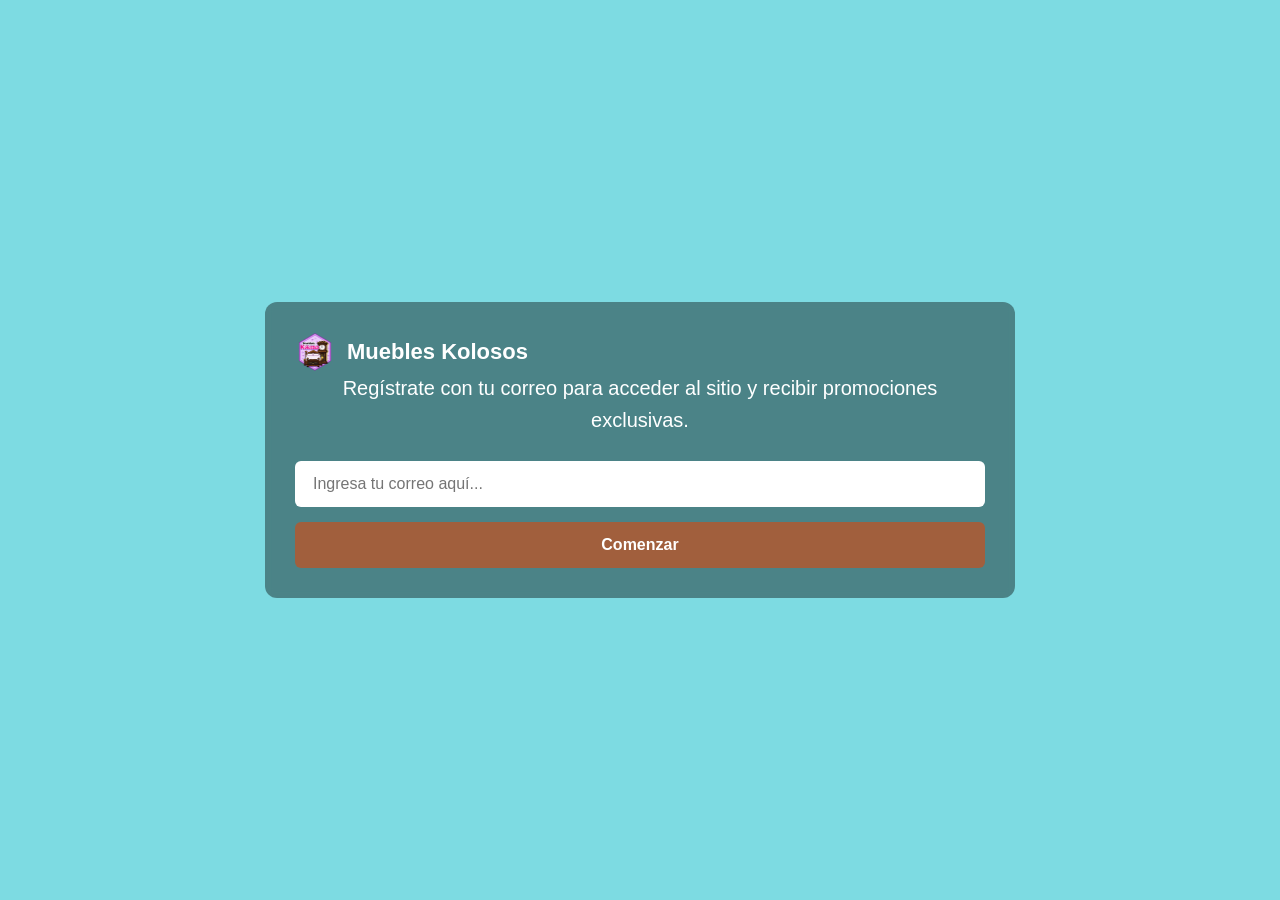
<file: index.html>
<!DOCTYPE html>
<html lang="es">

<head>
    <meta charset="UTF-8">
    <meta name="viewport" content="width=device-width, initial-scale=1.0">
    <title>Muebles Kolosos - Inicio</title>
    <link rel="stylesheet" href="style.css">
</head>

<body>

    <!-- PANTALLA 1: REGISTRO INICIAL -->
    <div id="pantalla-registro" class="pantalla-registro">
        <div class="video-contenedor-pantalla">
            <video autoplay loop muted playsinline>
                <source src="imagenes/muebles.mp4" type="video/mp4">
            </video>

            <div class="contenido-encima">
                <div class="logo">
                     <img src="imagenes/logo.png" alt="Logo Muebles Kolosos">
                    <span>Muebles Kolosos</span>
                </div>
                <p>Regístrate con tu correo para acceder al sitio y recibir promociones exclusivas.</p>
                
                <form id="form-inicial" class="form-registro">
                    <input type="email" id="correo-usuario" placeholder="Ingresa tu correo aquí..." >
                    <button type="submit" class="boton">Comenzar</button>
                </form>
            </div>
        </div>
    </div>

    <!-- PANTALLA 2: INICIO Y NAVEGACIÓN PRINCIPAL -->
    <div id="pantalla-principal" class="oculto">
        
        <!-- BARRA SUPERIOR (HEADER) -->

<header class="header">
    <div class="logo">
        <img src="imagenes/logo.png" alt="Logo Muebles Kolosos">
        <span>Muebles Kolosos</span>
    </div>
    <nav class="menu">
        <a href="carrito.html" class="carrito-link" aria-label="Ver carrito">
            <div class="carrito">
                <img src="imagenes/carrito.avif" alt="Carrito">
                <span id="contador-carrito" class="contador-badge">0</span>
            </div>
        </a>
        <a href="index.html">Inicio</a>
        <a href="catalogo.html">Catálogo</a>
    
        <a href="promociones.html">Promociones</a>
        <a href="escaparate.html">Campaña</a>
        <a href="comunidad.html">Comunidad</a>
        <a href="c2c.html">Publicar C2C</a>
        <a href="subasta.html">Subasta</a>
        <a href="nosotros.html">Nosotros</a>
        <a href="contacto.html">Contacto</a>
        <a href="perfil.html">Mi Perfil</a>
    </nav>
</header>

        <!-- CONTENIDO PRINCIPAL -->
        <main>
            <section class="inicio">
                <div class="header-texto">
                    <h1>Haz de tu espacio algo extraordinario</h1>
                </div>

                <div class="video-contenedor">
                    <video autoplay loop muted playsinline>
                        <source src="imagenes/muebles.mp4" type="video/mp4">
                        Tu navegador no soporta la reproducción de video.
                    </video>

                    <div class="contenido-encima">
                        <p>
                            Encuentra muebles que combinan diseño, comodidad y calidad para
                            transformar cada espacio de tu hogar.
                        </p>
                        <a href="catalogo.html" class="boton">Ver catálogo</a>
                    </div>
                </div>
            </section>
        </main>

        <!-- FOOTER ESTRUCTURADO Y ALINEADO EN HORIZONTAL -->
        <footer class="footer-kolosos">
            <div class="footer-contenido">
                
                <!-- COLUMNA 1: NAVEGACIÓN -->
                <div class="footer-columna">
                    <h3>NAVEGACIÓN</h3>
                    <ul>
                        <li><a href="index.html">Inicio</a></li>
                        <li><a href="catalogo.html">Catálogo</a></li>
                        <li><a href="nosotros.html">Nosotros</a></li>
                        <li><a href="contacto.html">Contacto</a></li>
                        <li><a href="Perfil.html">Perfil</a></li>
                    </ul>
                </div>

            
                <!-- COLUMNA 2: SERVICIO AL CLIENTE -->
                <div class="footer-columna">
                    <h3>SERVICIO AL CLIENTE</h3>
                    <ul>
                        <li><a href="#">Centro De Ayuda</a></li>
                        <li><a href="#">Métodos De Pago</a></li>
                        <li><a href="#">Garantía Kolosos</a></li>
                        <li><a href="#">Devolución Y Reembolso</a></li>
                        <li><a href="contacto.html">Contáctanos</a></li>
                    </ul>
                </div>

                <!-- COLUMNA 3: ACERCA DE -->
                <div class="footer-columna">
                    <h3>ACERCA DE SHOPEE</h3>
                    <ul>
                        <li><a href="nosotros.html">Sobre Nosotros</a></li>
                        <li><a href="#">Políticas</a></li>
                        <li><a href="#">Política de Privacidad</a></li>
                        <li><a href="#">Ofertas Relámpago</a></li>
                        <li><a href="#">Programa de Afiliados</a></li>
                    </ul>
                </div>

                <!-- COLUMNA 4: PAGO -->
                <div class="footer-columna">
                    <h3>PAGO</h3>
                    <div class="metodos-pago">
                        <img src="imagenes/mastercard.jpeg" alt="Mastercard">
                        <img src="imagenes/oxxo.png" alt="Oxxo">
                        <img src="imagenes/spei.jpg" alt="SPEI">
                    </div>
                </div>

                <!-- COLUMNA 5: SÍGUENOS -->
                <div class="footer-columna">
                    <h3>SÍGUENOS</h3>
                    <ul class="redes-sociales">
                        <li><a href="#">Facebook</a></li>
                        <li><a href="#">Instagram</a></li>
                        <li><a href="#">LinkedIn</a></li>
                    </ul>
                </div>

            </div>

            <div class="footer-linea"></div>

            <!-- SECCIÓN INFERIOR HORIZONTAL -->
            <div class="footer-inferior">
                <p>©2026 Muebles Kolosos. Todos los Derechos Reservados.</p>
            
        </footer>

    </div>

    <!-- SCRIPT CONTROLADOR DE SESIÓN SIMULADA -->
    <script>
        document.addEventListener("DOMContentLoaded", () => {
            const formInicial = document.getElementById("form-inicial");
            const pantallaRegistro = document.getElementById("pantalla-registro");
            const pantallaPrincipal = document.getElementById("pantalla-principal");

            // Función para mostrar la vista principal del negocio
            const mostrarInicioTienda = () => {
                pantallaRegistro.style.display = "none";
                pantallaPrincipal.classList.remove("oculto");
                pantallaPrincipal.style.display = "block";
            };

            // 1. Verificar si el usuario ya se había registrado previamente en esta sesión
            if (sessionStorage.getItem("usuarioRegistrado") === "true") {
                mostrarInicioTienda();
            }

            // 2. Al presionar "Registrarse" guardar el estado y mostrar la tienda
            formInicial.addEventListener("submit", (e) => {
                e.preventDefault();

                // Permitir entrar aunque no escriba correo
                sessionStorage.setItem("usuarioRegistrado", "true");
                mostrarInicioTienda();
            });
        });
    </script>
    <script src="global.js"></script>
</body>

</html>
</file>
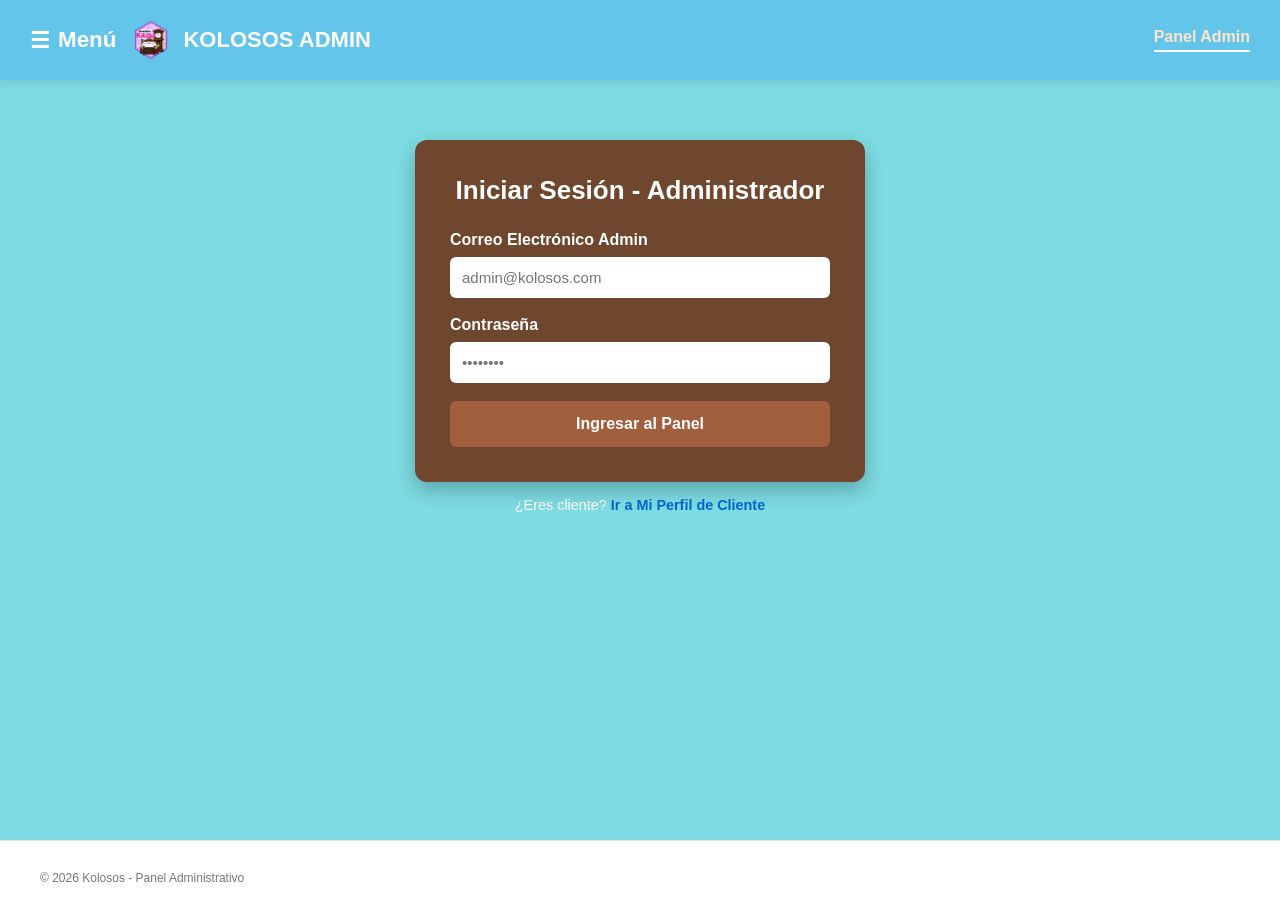
<file: admin.html>
<!DOCTYPE html>
<html lang="es">
<head>
    <meta charset="UTF-8">
    <meta name="viewport" content="width=device-width, initial-scale=1.0">
    <title>Panel de Administración - Kolosos</title>
    <link rel="stylesheet" href="style.css">
</head>
<body>
    <div id="overlay-sidebar" class="overlay-sidebar"></div>
    <aside id="sidebar-menu" class="sidebar-menu">
        <div class="sidebar-header">
            <h3>Hola, Administrador</h3>
            <button id="btn-cerrar-sidebar" class="btn-cerrar-sidebar">✕</button>
        </div>
        <div class="sidebar-content">
            <div class="sidebar-seccion-titulo">Módulos de Control</div>
            <a href="#" class="sidebar-link" data-seccion="metricas">📊 Métricas Generales</a>
            <a href="#" class="sidebar-link" data-seccion="inventario">📦 Productos e Inventario</a>
            <a href="#" class="sidebar-link" data-seccion="promociones">🏷️ Promociones y Ofertas</a>
            <a href="#" class="sidebar-link" data-seccion="pedidos">🚚 Control de Pedidos</a>
            <a href="#" class="sidebar-link" data-seccion="c2c">🤝 Control C2C</a>
            <a href="#" class="sidebar-link" data-seccion="subasta">🔨 Control Subastas</a>
            <a href="#" class="sidebar-link" data-seccion="comunidad">💬 Moderación Comunidad</a>
        </div>
    </aside>
    <header class="header">
        <div style="display: flex; align-items: center; gap: 15px;">
            <button id="btn-abrir-sidebar" class="btn-hamburguesa">☰ <span>Menú</span></button>
            <div class="logo">
                <img src="imagenes/logo.png" alt="Kolosos Logo" onerror="this.src='https://via.placeholder.com/50'">
                <span>KOLOSOS ADMIN</span>
            </div>
        </div>
        <nav class="menu"><a href="#" class="activo">Panel Admin</a></nav>
    </header>
    <main class="contenedor-seccion">
        <section id="box-login-admin" class="contenedor-auth">
            <div class="box-auth">
                <h2 class="titulo-auth">Iniciar Sesión - Administrador</h2>
                <form id="form-login-admin" class="formulario-auth">
                    <div class="campo-form">
                        <label for="admin-email">Correo Electrónico Admin</label>
                        <input type="text" id="admin-email" placeholder="admin@kolosos.com">
                    </div>
                    <div class="campo-form">
                        <label for="admin-pass">Contraseña</label>
                        <input type="password" id="admin-pass" placeholder="••••••••">
                    </div>
                    <button type="submit" class="boton">Ingresar al Panel</button>
                </form>
            </div>
            <div class="enlace-inferior-admin">
                <p>¿Eres cliente? <a href="perfil.html">Ir a Mi Perfil de Cliente</a></p>
            </div>
        </section>

        <section id="panel-admin-contenido" class="oculto">
            <div class="encabezado-panel-admin">
                <h1 id="titulo-seccion-actual">Panel de Control Operativo</h1>
                <button id="btn-logout-admin" class="boton-logout-admin">Cerrar Sesión Admin</button>
            </div>

            <!-- 1. Vista Métricas y Resumen General -->
            <div id="vista-metricas" class="seccion-admin-panel">
                <div class="grilla-metricas-admin">
                    <div class="tarjeta-metrica tarjeta-metrica-productos">
                        <h3>Productos en Catálogo</h3>
                        <p class="numero-metrica" id="cant-productos-metricas">0</p>
                    </div>
                    <div class="tarjeta-metrica tarjeta-metrica-pedidos">
                        <h3>Pedidos Recibidos</h3>
                        <p class="numero-metrica">8</p>
                    </div>
                    <div class="tarjeta-metrica tarjeta-metrica-promos">
                        <h3>Promociones Activas</h3>
                        <p class="numero-metrica" id="cant-promos-metricas">0</p>
                    </div>
                </div>
                <div style="margin-top: 30px; background: white; padding: 20px; border-radius: 8px; box-shadow: 0 2px 8px rgba(0,0,0,0.08);">
                    <h2 style="color: #1f2937; margin-bottom: 15px;">Inventario General de Productos y Ofertas</h2>
                    <table class="tabla-admin">
                        <thead>
                            <tr><th>Imagen</th><th>ID</th><th>Nombre</th><th>Categoría</th><th>Precio Base</th><th>Stock</th><th>Estado / Promoción</th></tr>
                        </thead>
                        <tbody id="tabla-inventario-admin"></tbody>
                    </table>
                </div>
            </div>

            <!-- 2. Vista Inventario -->
            <div id="vista-inventario" class="seccion-admin-panel oculto">
                <h2>Control de Inventario y Productos</h2>
                <div style="margin-bottom: 15px;"><button id="btn-abrir-modal-prod" class="boton">+ Agregar Nuevo Producto</button></div>
                <table class="tabla-admin">
                    <thead><tr><th>Imagen</th><th>#</th><th>Producto</th><th>Categoría</th><th>Precio</th><th>Stock</th><th>Acciones</th></tr></thead>
                    <tbody id="tabla-inventario-body"></tbody>
                </table>
            </div>

            <!-- 3. Vista Promociones -->
            <div id="vista-promociones" class="seccion-admin-panel oculto">
                <h2>Gestión de Cupones y Promociones</h2>
                <div style="margin-bottom: 15px;"><button id="btn-abrir-modal-promo" class="boton">+ Agregar Nueva Promoción</button></div>
                <table class="tabla-admin">
                    <thead><tr><th>Código</th><th>Descripción / Descuento</th><th>Condición</th><th>Estado</th><th>Acciones</th></tr></thead>
                    <tbody id="tabla-promociones-body"></tbody>
                </table>
            </div>

            <!-- 4. Vista Pedidos -->
            <div id="vista-pedidos" class="seccion-admin-panel oculto">
                <h2>Control de Envíos de Pedidos</h2>
                <table class="tabla-admin">
                    <thead><tr><th>Código Pedido</th><th>Cliente</th><th>Total</th><th>Fecha</th><th>Estatus</th><th>Acción</th></tr></thead>
                    <tbody>
                        <tr><td>#PED-001</td><td>María Flores</td><td>$1,250 MXN</td><td>22/09/2026</td><td><span class="badge-stock badge-enviado">Enviado</span></td><td><button class="boton" onclick="mostrarMensajeVisual('Pedido confirmado', 'info');">Confirmado</button></td></tr>
                    </tbody>
                </table>
            </div>

            <!-- 5. Vista C2C -->
            <div id="vista-c2c" class="seccion-admin-panel oculto">
                <h2>Control e Inspección de Publicaciones C2C</h2>
                <table class="tabla-admin">
                    <thead><tr><th>Producto</th><th>Vendedor</th><th>Precio</th><th>Estado</th><th>Acciones</th></tr></thead>
                    <tbody><tr><td>Escritorio de Madera Usado (C2C)</td><td>Carlos Mendoza</td><td>$150.000 MXN</td><td><span class="badge-stock badge-disponible">Publicado</span></td><td><button class="boton" style="background:#ef4444; padding:6px 10px;" onclick="if(confirm('¿Estás seguro de dar de baja este producto?')) { mostrarMensajeVisual('Publicación eliminada', 'error'); }">🗑️ Dar de Baja</button></td></tr></tbody>
                </table>
            </div>

            <!-- 6. Vista Subastas -->
            <div id="vista-subasta" class="seccion-admin-panel oculto">
                <h2>Monitoreo y Control de Subastas (10 Lotes Activos)</h2>
                <table class="tabla-admin">
                    <thead><tr><th>Lote</th><th>Producto Base</th><th>Puja Más Alta</th><th>Líder Actual</th><th>Estado</th><th>Acción</th></tr></thead>
                    <tbody>
                        <tr><td>#1</td><td>Mesa Comedor Nordik Edición Coleccionista</td><td>$340.000 MXN</td><td>Fernando Torres</td><td><span class="badge-stock badge-disponible">En Vivo</span></td><td><button class="boton" style="background:#2563eb; padding:4px 8px;" onclick="mostrarMensajeVisual('Monitoreando lote', 'info')">Monitorear</button></td></tr>
                        <tr><td>#2</td><td>Sofá Seccional de Lujo Milano</td><td>$520.000 MXN</td><td>Carla Gómez</td><td><span class="badge-stock badge-disponible">En Vivo</span></td><td><button class="boton" style="background:#2563eb; padding:4px 8px;" onclick="mostrarMensajeVisual('Monitoreando lote', 'info')">Monitorear</button></td></tr>
                        <tr><td>#3</td><td>Sillón Gerencial de Cuero Vintage</td><td>$180.000 MXN</td><td>Alejandro Ruiz</td><td><span class="badge-stock badge-disponible">En Vivo</span></td><td><button class="boton" style="background:#2563eb; padding:4px 8px;" onclick="mostrarMensajeVisual('Monitoreando lote', 'info')">Monitorear</button></td></tr>
                        <tr><td>#4</td><td>Cama King Size Minimalista Turín</td><td>$610.000 MXN</td><td>Sofía Ramírez</td><td><span class="badge-stock badge-disponible">En Vivo</span></td><td><button class="boton" style="background:#2563eb; padding:4px 8px;" onclick="mostrarMensajeVisual('Monitoreando lote', 'info')">Monitorear</button></td></tr>
                        <tr><td>#5</td><td>Biblioteca Modular de Caoba</td><td>$290.000 MXN</td><td>Diego Luna</td><td><span class="badge-stock badge-disponible">En Vivo</span></td><td><button class="boton" style="background:#2563eb; padding:4px 8px;" onclick="mostrarMensajeVisual('Monitoreando lote', 'info')">Monitorear</button></td></tr>
                        <tr><td>#6</td><td>Escritorio Ejecutivo Minimalista</td><td>$210.000 MXN</td><td>Valeria Paz</td><td><span class="badge-stock badge-disponible">En Vivo</span></td><td><button class="boton" style="background:#2563eb; padding:4px 8px;" onclick="mostrarMensajeVisual('Monitoreando lote', 'info')">Monitorear</button></td></tr>
                        <tr><td>#7</td><td>Mesa de Centro Rústica de Parota</td><td>$250.000 MXN</td><td>Héctor Garza</td><td><span class="badge-stock badge-disponible">En Vivo</span></td><td><button class="boton" style="background:#2563eb; padding:4px 8px;" onclick="mostrarMensajeVisual('Monitoreando lote', 'info')">Monitorear</button></td></tr>
                        <tr><td>#8</td><td>Banco Bar Ergonómico Velvet</td><td>$95.000 MXN</td><td>Mariana Soto</td><td><span class="badge-stock badge-disponible">En Vivo</span></td><td><button class="boton" style="background:#2563eb; padding:4px 8px;" onclick="mostrarMensajeVisual('Monitoreando lote', 'info')">Monitorear</button></td></tr>
                        <tr><td>#9</td><td>Credenza de Estilo Nórdico</td><td>$310.000 MXN</td><td>Esteban Rey</td><td><span class="badge-stock badge-disponible">En Vivo</span></td><td><button class="boton" style="background:#2563eb; padding:4px 8px;" onclick="mostrarMensajeVisual('Monitoreando lote', 'info')">Monitorear</button></td></tr>
                        <tr><td>#10</td><td>Juego de Tocador con Espejo LED</td><td>$380.000 MXN</td><td>Lucía Méndez</td><td><span class="badge-stock badge-disponible">En Vivo</span></td><td><button class="boton" style="background:#2563eb; padding:4px 8px;" onclick="mostrarMensajeVisual('Monitoreando lote', 'info')">Monitorear</button></td></tr>
                    </tbody>
                </table>
            </div>

            <!-- 7. Vista Comunidad -->
            <div id="vista-comunidad" class="seccion-admin-panel oculto">
                <h2>Moderación de Reseñas y Comunidad</h2>
                <table class="tabla-admin">
                    <thead><tr><th>Usuario</th><th>Comentario</th><th>Fecha</th><th>Acción</th></tr></thead>
                    <tbody id="tabla-comunidad-body"></tbody>
                </table>
            </div>
        </section>
    </main>

    <!-- Modales -->
    <div id="modal-nuevo-producto" class="overlay-sidebar oculto" style="display: flex; justify-content: center; align-items: center; pointer-events: auto;">
        <div style="background: #fff; padding: 25px; border-radius: 8px; width: 90%; max-width: 420px; color: #1f2937;">
            <h3 style="margin-bottom: 15px;">Agregar Nuevo Mueble</h3>
            <form id="form-crear-producto">
                <div style="margin-bottom: 10px;"><label>Nombre:</label><input type="text" id="nuevo-prod-nombre" style="width: 100%; padding: 8px; border: 1px solid #ccc;"></div>
                <div style="margin-bottom: 10px;"><label>Categoría:</label><select id="nuevo-prod-categoria" style="width: 100%; padding: 8px; border: 1px solid #ccc;"><option value="Sofás">Sofás</option><option value="Mesas">Mesas</option><option value="Camas / Dormitorio">Camas / Dormitorio</option></select></div>
                <div style="margin-bottom: 10px;"><label>Precio:</label><input type="text" id="nuevo-prod-precio" placeholder="$350.000" style="width: 100%; padding: 8px; border: 1px solid #ccc;"></div>
                <div style="margin-bottom: 10px;">
                    <label>Subir Imagen (Foto desde tu equipo):</label>
                    <input type="file" id="nuevo-prod-archivo" accept="image/*" style="width: 100%; padding: 6px; border: 1px solid #ccc; background: #f8fafc;">
                    <small style="color: #64748b;">O ingresa la ruta (Ej. imagenes/sofa.png):</small>
                    <input type="text" id="nuevo-prod-imagen" placeholder="imagenes/sofa.png" style="width: 100%; padding: 6px; border: 1px solid #ccc; margin-top: 4px;">
                </div>
                <div style="margin-bottom: 15px;"><label>Stock:</label><input type="number" id="nuevo-prod-stock" value="5" style="width: 100%; padding: 8px; border: 1px solid #ccc;"></div>
                <div style="display:flex; gap:10px;"><button type="submit" class="boton" style="flex:1;">Guardar</button><button type="button" id="btn-cerrar-modal-prod" class="boton" style="background:#6b7280;">Cancelar</button></div>
            </form>
        </div>
    </div>

    <div id="modal-editar-producto" class="overlay-sidebar oculto" style="display: flex; justify-content: center; align-items: center; pointer-events: auto;">
        <div style="background: #fff; padding: 25px; border-radius: 8px; width: 90%; max-width: 420px; color: #1f2937;">
            <h3 style="margin-bottom: 15px;">Editar Producto</h3>
            <form id="form-editar-producto">
                <input type="hidden" id="edit-prod-id">
                <div style="margin-bottom: 10px;"><label>Nombre:</label><input type="text" id="edit-prod-nombre" style="width: 100%; padding: 8px; border: 1px solid #ccc;"></div>
                <div style="margin-bottom: 10px;"><label>Categoría:</label><select id="edit-prod-categoria" style="width: 100%; padding: 8px; border: 1px solid #ccc;"><option value="Sofás">Sofás</option><option value="Mesas">Mesas</option><option value="Camas / Dormitorio">Camas / Dormitorio</option></select></div>
                <div style="margin-bottom: 10px;"><label>Precio:</label><input type="text" id="edit-prod-precio" style="width: 100%; padding: 8px; border: 1px solid #ccc;"></div>
                <div style="margin-bottom: 10px;"><label>Imagen (Ruta):</label><input type="text" id="edit-prod-imagen" style="width: 100%; padding: 8px; border: 1px solid #ccc;"></div>
                <div style="margin-bottom: 15px;"><label>Stock:</label><input type="number" id="edit-prod-stock" style="width: 100%; padding: 8px; border: 1px solid #ccc;"></div>
                <div style="display:flex; gap:10px;"><button type="submit" class="boton" style="flex:1;">Actualizar</button><button type="button" id="btn-cerrar-modal-edit" class="boton" style="background:#6b7280;">Cancelar</button></div>
            </form>
        </div>
    </div>

    <div id="modal-nueva-promocion" class="overlay-sidebar oculto" style="display: flex; justify-content: center; align-items: center; pointer-events: auto;">
        <div style="background: #fff; padding: 25px; border-radius: 8px; width: 90%; max-width: 420px; color: #1f2937;">
            <h3 style="margin-bottom: 15px;">Nueva Promoción</h3>
            <form id="form-crear-promocion">
                <div style="margin-bottom: 10px;"><label>Código:</label><input type="text" id="nueva-promo-codigo" placeholder="VERANO2026" style="width: 100%; padding: 8px; border: 1px solid #ccc;"></div>
                <div style="margin-bottom: 10px;"><label>Descuento / %:</label><input type="text" id="nueva-promo-descuento" placeholder="45% OFF" style="width: 100%; padding: 8px; border: 1px solid #ccc;"></div>
                <div style="margin-bottom: 10px;"><label>Aplica a (Categoría o Nombre):</label><input type="text" id="nueva-promo-aplica" placeholder="Mesas" style="width: 100%; padding: 8px; border: 1px solid #ccc;"></div>
                <div style="margin-bottom: 15px;"><label>Estado:</label><select id="nueva-promo-estado" style="width: 100%; padding: 8px; border: 1px solid #ccc;"><option value="Activo">Activo</option><option value="Inactivo">Inactivo</option></select></div>
                <div style="display:flex; gap:10px;"><button type="submit" class="boton" style="flex:1;">Guardar</button><button type="button" id="btn-cerrar-modal-promo" class="boton" style="background:#6b7280;">Cancelar</button></div>
            </form>
        </div>
    </div>

    <footer class="footer-kolosos"><div class="footer-inferior"><p>© 2026 Kolosos - Panel Administrativo</p></div></footer>
    <script src="productos.js"></script>
    <script src="global.js"></script>
    <script>
        document.addEventListener("DOMContentLoaded", () => {
            const boxLoginAdmin = document.getElementById("box-login-admin");
            const panelAdminContenido = document.getElementById("panel-admin-contenido");
            const formLoginAdmin = document.getElementById("form-login-admin");
            const btnLogoutAdmin = document.getElementById("btn-logout-admin");
            const btnAbrirSidebar = document.getElementById("btn-abrir-sidebar");
            const btnCerrarSidebar = document.getElementById("btn-cerrar-sidebar");
            const sidebarMenu = document.getElementById("sidebar-menu");
            const overlaySidebar = document.getElementById("overlay-sidebar");
            const sidebarLinks = document.querySelectorAll(".sidebar-link");
            const tituloSeccion = document.getElementById("titulo-seccion-actual");
            const tbodyInventario = document.getElementById("tabla-inventario-body");
            const tbodyInventarioAdmin = document.getElementById("tabla-inventario-admin");
            const tbodyPromociones = document.getElementById("tabla-promociones-body");
            const tbodyComunidad = document.getElementById("tabla-comunidad-body");
            
            const modalNuevoProd = document.getElementById("modal-nuevo-producto");
            const btnAbrirModalProd = document.getElementById("btn-abrir-modal-prod");
            const btnCerrarModalProd = document.getElementById("btn-cerrar-modal-prod");
            const formCrearProd = document.getElementById("form-crear-producto");

            const modalEditProd = document.getElementById("modal-editar-producto");
            const btnCerrarModalEdit = document.getElementById("btn-cerrar-modal-edit");
            const formEditProd = document.getElementById("form-editar-producto");

            const modalNuevaPromo = document.getElementById("modal-nueva-promocion");
            const btnAbrirModalPromo = document.getElementById("btn-abrir-modal-promo");
            const btnCerrarModalPromo = document.getElementById("btn-cerrar-modal-promo");
            const formCrearPromo = document.getElementById("form-crear-promocion");

            function abrirMenu() { sidebarMenu.classList.add("activo"); overlaySidebar.classList.add("activo"); }
            function cerrarMenu() { sidebarMenu.classList.remove("activo"); overlaySidebar.classList.remove("activo"); }
            if (btnAbrirSidebar) btnAbrirSidebar.addEventListener("click", abrirMenu);
            if (btnCerrarSidebar) btnCerrarSidebar.addEventListener("click", cerrarMenu);
            if (overlaySidebar) overlaySidebar.addEventListener("click", cerrarMenu);

            sidebarLinks.forEach(link => {
                link.addEventListener("click", (e) => {
                    const seccion = link.getAttribute("data-seccion");
                    if (!seccion) return;
                    e.preventDefault();
                    
                    document.querySelectorAll(".seccion-admin-panel").forEach(s => s.classList.add("oculto"));
                    const vistaSel = document.getElementById("vista-" + seccion);
                    if (vistaSel) vistaSel.classList.remove("oculto");

                    if(seccion === "metricas") tituloSeccion.textContent = "Panel de Control Operativo";
                    if(seccion === "inventario") tituloSeccion.textContent = "Gestión de Productos e Inventario";
                    if(seccion === "promociones") tituloSeccion.textContent = "Gestión de Cupones y Promociones";
                    if(seccion === "pedidos") tituloSeccion.textContent = "Control de Pedidos y Envíos";
                    if(seccion === "c2c") tituloSeccion.textContent = "Inspección y Moderación C2C";
                    if(seccion === "subasta") tituloSeccion.textContent = "Monitoreo de Subastas Activas";
                    if(seccion === "comunidad") tituloSeccion.textContent = "Moderación de Opiniones de la Comunidad";
                    
                    cerrarMenu();
                });
            });

            function verificarSesionAdmin() {
                if (localStorage.getItem("admin_sesion_activa") === "true") {
                    boxLoginAdmin.classList.add("oculto");
                    panelAdminContenido.classList.remove("oculto");
                    cargarTablasCompletas();
                } else {
                    panelAdminContenido.classList.add("oculto");
                    boxLoginAdmin.classList.remove("oculto");
                }
            }

            function obtenerListaProductos() {
                if (typeof obtenerProductos === "function") {
                    const prods = obtenerProductos();
                    if (prods && prods.length > 0) return prods;
                }
                return JSON.parse(localStorage.getItem("productos_kolosos")) || [];
            }

            function cargarTablasCompletas() {
                const productos = obtenerListaProductos();
                document.getElementById("cant-productos-metricas").textContent = productos.length;

                let promosGuardadas = JSON.parse(localStorage.getItem("promociones_kolosos_admin"));
                if (!promosGuardadas || promosGuardadas.length === 0) {
                    promosGuardadas = [
                        { codigo: "34545DEF", desc: "35% off", cond: "Mesas", estado: "Activo" }
                    ];
                    localStorage.setItem("promociones_kolosos_admin", JSON.stringify(promosGuardadas));
                }
                document.getElementById("cant-promos-metricas").textContent = promosGuardadas.length;

                // Sincronización directa y real con los datos de códigos y categorías
                if (tbodyInventarioAdmin) {
                    tbodyInventarioAdmin.innerHTML = productos.map(p => {
                        const promosEncontradas = promosGuardadas.filter(promo => {
                            const cond = (promo.cond || promo.aplica || "").toLowerCase();
                            const cat = (p.categoria || "").toLowerCase();
                            const nombre = (p.nombre || "").toLowerCase();
                            
                            if (cond.includes("todo") || cond.includes("general")) return false;

                            let coincideCat = false;
                            if (cat.includes("cama") && (cond.includes("cama") || cond.includes("dormitorio"))) coincideCat = true;
                            if (cat.includes("sofa") && cond.includes("sofa")) coincideCat = true;
                            if (cat.includes("mesa") && cond.includes("mesa")) coincideCat = true;

                            return (coincideCat || cond.includes(cat) || cond.includes(nombre)) && 
                                   (promo.estado === "Activo" || !promo.estado);
                        });

                        let estadoHtml = '';
                        if (promosEncontradas.length > 0) {
                            estadoHtml = promosEncontradas.map(promo => {
                                let descPromo = promo.desc || promo.descuento || "En Oferta";
                                return `<span class="badge-stock" style="background:#10b981; color:white; padding:3px 6px; border-radius:4px; display:inline-block; margin:2px;">🔥 ${descPromo} (${promo.codigo})</span>`;
                            }).join("");
                        } else if (p.oferta || p.descuento) {
                            estadoHtml = `<span class="badge-stock" style="background:#10b981; color:white; padding:4px 8px; border-radius:4px;">🔥 ${p.descuento || p.oferta}</span>`;
                        } else {
                            estadoHtml = '<span class="badge-stock" style="background:#e5e7eb; color:#374151; padding:4px 8px; border-radius:4px;">Sin Oferta</span>';
                        }

                        return `
                            <tr>
                                <td><img src="${p.imagen}" style="width:40px; height:40px; object-fit:cover; border-radius:4px;" onerror="this.src='https://via.placeholder.com/40'"></td>
                                <td>${p.id}</td>
                                <td><strong>${p.nombre}</strong></td>
                                <td>${p.categoria}</td>
                                <td>${p.precio}</td>
                                <td><strong>${p.stock ?? 5}</strong></td>
                                <td>${estadoHtml}</td>
                            </tr>
                        `;
                    }).join("");
                }

                if (tbodyInventario) {
                    tbodyInventario.innerHTML = productos.map((p, index) => `
                        <tr>
                            <td><img src="${p.imagen}" style="width:45px; height:45px; object-fit:cover; border-radius:4px;" onerror="this.src='https://via.placeholder.com/45'"></td>
                            <td>${index + 1}</td>
                            <td><strong>${p.nombre}</strong></td>
                            <td>${p.categoria}</td>
                            <td>${p.precio}</td>
                            <td><strong>${p.stock ?? 5}</strong></td>
                            <td>
                                <button class="btn-editar-prod" data-id="${p.id}" style="background:#2563eb; color:white; border:none; padding:5px 8px; border-radius:4px; cursor:pointer;">Editar</button>
                                <button class="btn-eliminar-prod" data-id="${p.id}" style="background:#ef4444; color:white; border:none; padding:5px 8px; border-radius:4px; cursor:pointer;">Eliminar</button>
                            </td>
                        </tr>
                    `).join("");

                    document.querySelectorAll(".btn-editar-prod").forEach(btn => {
                        btn.onclick = function() { abrirModalEdicion(this.getAttribute("data-id")); };
                    });
                    document.querySelectorAll(".btn-eliminar-prod").forEach(btn => {
                        btn.onclick = function() {
                            const id = this.getAttribute("data-id");
                            if (confirm("¿Estás seguro de eliminar este producto?")) {
                                let prods = obtenerListaProductos().filter(p => p.id != id);
                                localStorage.setItem("productos_kolosos", JSON.stringify(prods));
                                cargarTablasCompletas();
                                mostrarMensajeVisual("Producto eliminado", "error");
                            }
                        };
                    });
                }

                if (tbodyPromociones) {
                    tbodyPromociones.innerHTML = promosGuardadas.map((c, idx) => `
                        <tr>
                            <td><strong>${c.codigo}</strong></td>
                            <td>${c.desc || c.descuento}</td>
                            <td>${c.cond || c.aplica}</td>
                            <td><span class="badge-stock badge-disponible">${c.estado || 'Activo'}</span></td>
                            <td><button class="btn-elim-promo" data-index="${idx}" style="background:#ef4444; color:white; border:none; padding:4px 8px; border-radius:4px; cursor:pointer;">Eliminar</button></td>
                        </tr>
                    `).join("");

                    document.querySelectorAll(".btn-elim-promo").forEach(btn => {
                        btn.onclick = function() {
                            const idx = this.getAttribute("data-index");
                            if(confirm("¿Eliminar cupón?")) {
                                promosGuardadas.splice(idx, 1);
                                localStorage.setItem("promociones_kolosos_admin", JSON.stringify(promosGuardadas));
                                cargarTablasCompletas();
                                mostrarMensajeVisual("Cupón eliminado", "error");
                            }
                        };
                    });
                }

                const comentariosBase = [
                    { autor: "María Antonieta", texto: "Excelentes muebles, de muy buena calidad.", fecha: "Justo ahora" },
                    { autor: "Sofía Ramírez", texto: "¡Me encantó la atención y el diseño de la cama King Size Turín!", fecha: "Hace 2 días" },
                    { autor: "Carlos Mendoza", texto: "La mesa comedor Nordik llegó en perfecto estado y el armado fue muy sencillo.", fecha: "Hace 3 días" },
                    { autor: "Fernando Torres", texto: "Participé en la subasta y gané un descuento increíble. Muy recomendado.", fecha: "Hace 4 días" },
                    { autor: "Lucía Méndez", texto: "El sofá seccional L-Shape superó todas mis expectativas. Comodidad absoluta.", fecha: "Hace 5 días" },
                    { autor: "Alejandro Ruiz", texto: "Excelente servicio al cliente y entrega rápida hasta la puerta de mi casa.", fecha: "Hace 6 días" },
                    { autor: "Valeria Paz", texto: "Los cupones de descuento funcionan de maravilla en el carrito. ¡Gracias Kolosos!", fecha: "Hace 1 semana" },
                    { autor: "Héctor Garza", texto: "Me encanta la sección C2C, pude vender un escritorio viejo muy fácil.", fecha: "Hace 1 semana" },
                    { autor: "Mariana Soto", texto: "La calidad de la madera se nota desde el primer instante. 10/10.", fecha: "Hace 2 semanas" },
                    { autor: "Diego Luna", texto: "Diseños muy modernos y elegantes para departamentos pequeños.", fecha: "Hace 2 semanas" }
                ];
                let comsGuardados = JSON.parse(localStorage.getItem("comentarios_kolosos"));
                if (!comsGuardados || comsGuardados.length < 10) {
                    comsGuardados = comentariosBase;
                    localStorage.setItem("comentarios_kolosos", JSON.stringify(comsGuardados));
                }

                if (tbodyComunidad) {
                    tbodyComunidad.innerHTML = comsGuardados.map((c, idx) => `
                        <tr>
                            <td><strong>${c.autor}</strong></td>
                            <td>"${c.texto}"</td>
                            <td>${c.fecha}</td>
                            <td><button class="btn-elim-com" data-index="${idx}" style="background:#ef4444; color:white; border:none; padding:4px 8px; border-radius:4px; cursor:pointer;">Eliminar</button></td>
                        </tr>
                    `).join("");

                    document.querySelectorAll(".btn-elim-com").forEach(btn => {
                        btn.onclick = function() {
                            const idx = this.getAttribute("data-index");
                            if(confirm("¿Estás seguro de eliminar este comentario?")) {
                                comsGuardados.splice(idx, 1);
                                localStorage.setItem("comentarios_kolosos", JSON.stringify(comsGuardados));
                                cargarTablasCompletas();
                                mostrarMensajeVisual("Comentario removido", "error");
                            }
                        };
                    });
                }
            }

            function abrirModalEdicion(id) {
                const p = obtenerListaProductos().find(prod => prod.id == id);
                if (!p) return;
                document.getElementById("edit-prod-id").value = p.id;
                document.getElementById("edit-prod-nombre").value = p.nombre || "";
                document.getElementById("edit-prod-categoria").value = p.categoria || "Sofás";
                document.getElementById("edit-prod-precio").value = p.precio || "";
                document.getElementById("edit-prod-imagen").value = p.imagen || "";
                document.getElementById("edit-prod-stock").value = p.stock ?? 5;
                modalEditProd.classList.remove("oculto");
            }

            if (btnCerrarModalEdit) btnCerrarModalEdit.onclick = () => modalEditProd.classList.add("oculto");
            if (formEditProd) {
                formEditProd.onsubmit = function(e) {
                    e.preventDefault();
                    let prods = obtenerListaProductos();
                    const id = document.getElementById("edit-prod-id").value;
                    const index = prods.findIndex(p => p.id == id);
                    if (index !== -1) {
                        prods[index].nombre = document.getElementById("edit-prod-nombre").value;
                        prods[index].categoria = document.getElementById("edit-prod-categoria").value;
                        prods[index].precio = document.getElementById("edit-prod-precio").value;
                        prods[index].imagen = document.getElementById("edit-prod-imagen").value;
                        prods[index].stock = parseInt(document.getElementById("edit-prod-stock").value) || 5;
                        localStorage.setItem("productos_kolosos", JSON.stringify(prods));
                        cargarTablasCompletas();
                        modalEditProd.classList.add("oculto");
                        mostrarMensajeVisual("Producto actualizado", "exito");
                    }
                };
            }

            if (btnAbrirModalProd) btnAbrirModalProd.onclick = () => modalNuevoProd.classList.remove("oculto");
            if (btnCerrarModalProd) btnCerrarModalProd.onclick = () => modalNuevoProd.classList.add("oculto");
            if (btnAbrirModalPromo) btnAbrirModalPromo.onclick = () => modalNuevaPromo.classList.remove("oculto");
            if (btnCerrarModalPromo) btnCerrarModalPromo.onclick = () => modalNuevaPromo.classList.add("oculto");

            let isSubmitting = false;
            if (formCrearProd) {
                formCrearProd.onsubmit = function(e) {
                    e.preventDefault();
                    if (isSubmitting) return;
                    isSubmitting = true;

                    const inputFile = document.getElementById("nuevo-prod-archivo");
                    const inputRuta = document.getElementById("nuevo-prod-imagen").value.trim();
                    let rutaFinal = inputRuta !== "" ? inputRuta : "imagenes/sofa.png";

                    if (inputFile.files && inputFile.files[0]) {
                        const reader = new FileReader();
                        reader.onload = function(event) {
                            guardarProdFinal(event.target.result);
                        };
                        reader.readAsDataURL(inputFile.files[0]);
                    } else {
                        guardarProdFinal(rutaFinal);
                    }
                };
            }

            function guardarProdFinal(imgUrl) {
                const nombreVal = document.getElementById("nuevo-prod-nombre").value.trim() || "Mueble Kolosos";
                const precioVal = document.getElementById("nuevo-prod-precio").value.trim() || "$350.000";
                const nuevo = {
                    id: "mueble-" + Date.now(),
                    nombre: nombreVal,
                    categoria: document.getElementById("nuevo-prod-categoria").value,
                    precio: precioVal,
                    precioNum: parseInt(precioVal.replace(/\D/g,'')) || 350000,
                    imagen: imgUrl,
                    stock: parseInt(document.getElementById("nuevo-prod-stock").value) || 5
                };
                let prods = obtenerListaProductos();
                prods.push(nuevo);
                localStorage.setItem("productos_kolosos", JSON.stringify(prods));
                cargarTablasCompletas();
                formCrearProd.reset();
                modalNuevoProd.classList.add("oculto");
                mostrarMensajeVisual("🎉 ¡Producto guardado con éxito!", "exito");
                setTimeout(() => { isSubmitting = false; }, 500);
            }

            if (formCrearPromo) {
                formCrearPromo.onsubmit = function(e) {
                    e.preventDefault();
                    const nueva = {
                        codigo: document.getElementById("nueva-promo-codigo").value.toUpperCase() || "EXTRA2026",
                        desc: document.getElementById("nueva-promo-descuento").value || "35% off",
                        cond: document.getElementById("nueva-promo-aplica").value || "Mesas",
                        estado: document.getElementById("nueva-promo-estado").value
                    };
                    let guardados = JSON.parse(localStorage.getItem("promociones_kolosos_admin")) || [];
                    guardados.push(nueva);
                    localStorage.setItem("promociones_kolosos_admin", JSON.stringify(guardados));
                    cargarTablasCompletas();
                    formCrearPromo.reset();
                    modalNuevaPromo.classList.add("oculto");
                    mostrarMensajeVisual("🎉 ¡Promoción creada con éxito!", "exito");
                };
            }

            verificarSesionAdmin();
            if (formLoginAdmin) {
                formLoginAdmin.onsubmit = function(e) {
                    e.preventDefault();
                    localStorage.setItem("admin_sesion_activa", "true");
                    verificarSesionAdmin();
                    mostrarMensajeVisual("Acceso concedido", "exito");
                };
            }
            if (btnLogoutAdmin) {
                btnLogoutAdmin.onclick = function() {
                    localStorage.removeItem("admin_sesion_activa");
                    verificarSesionAdmin();
                    mostrarMensajeVisual("Sesión cerrada", "info");
                };
            }
        });
    </script>
</body>
</html>
</file>
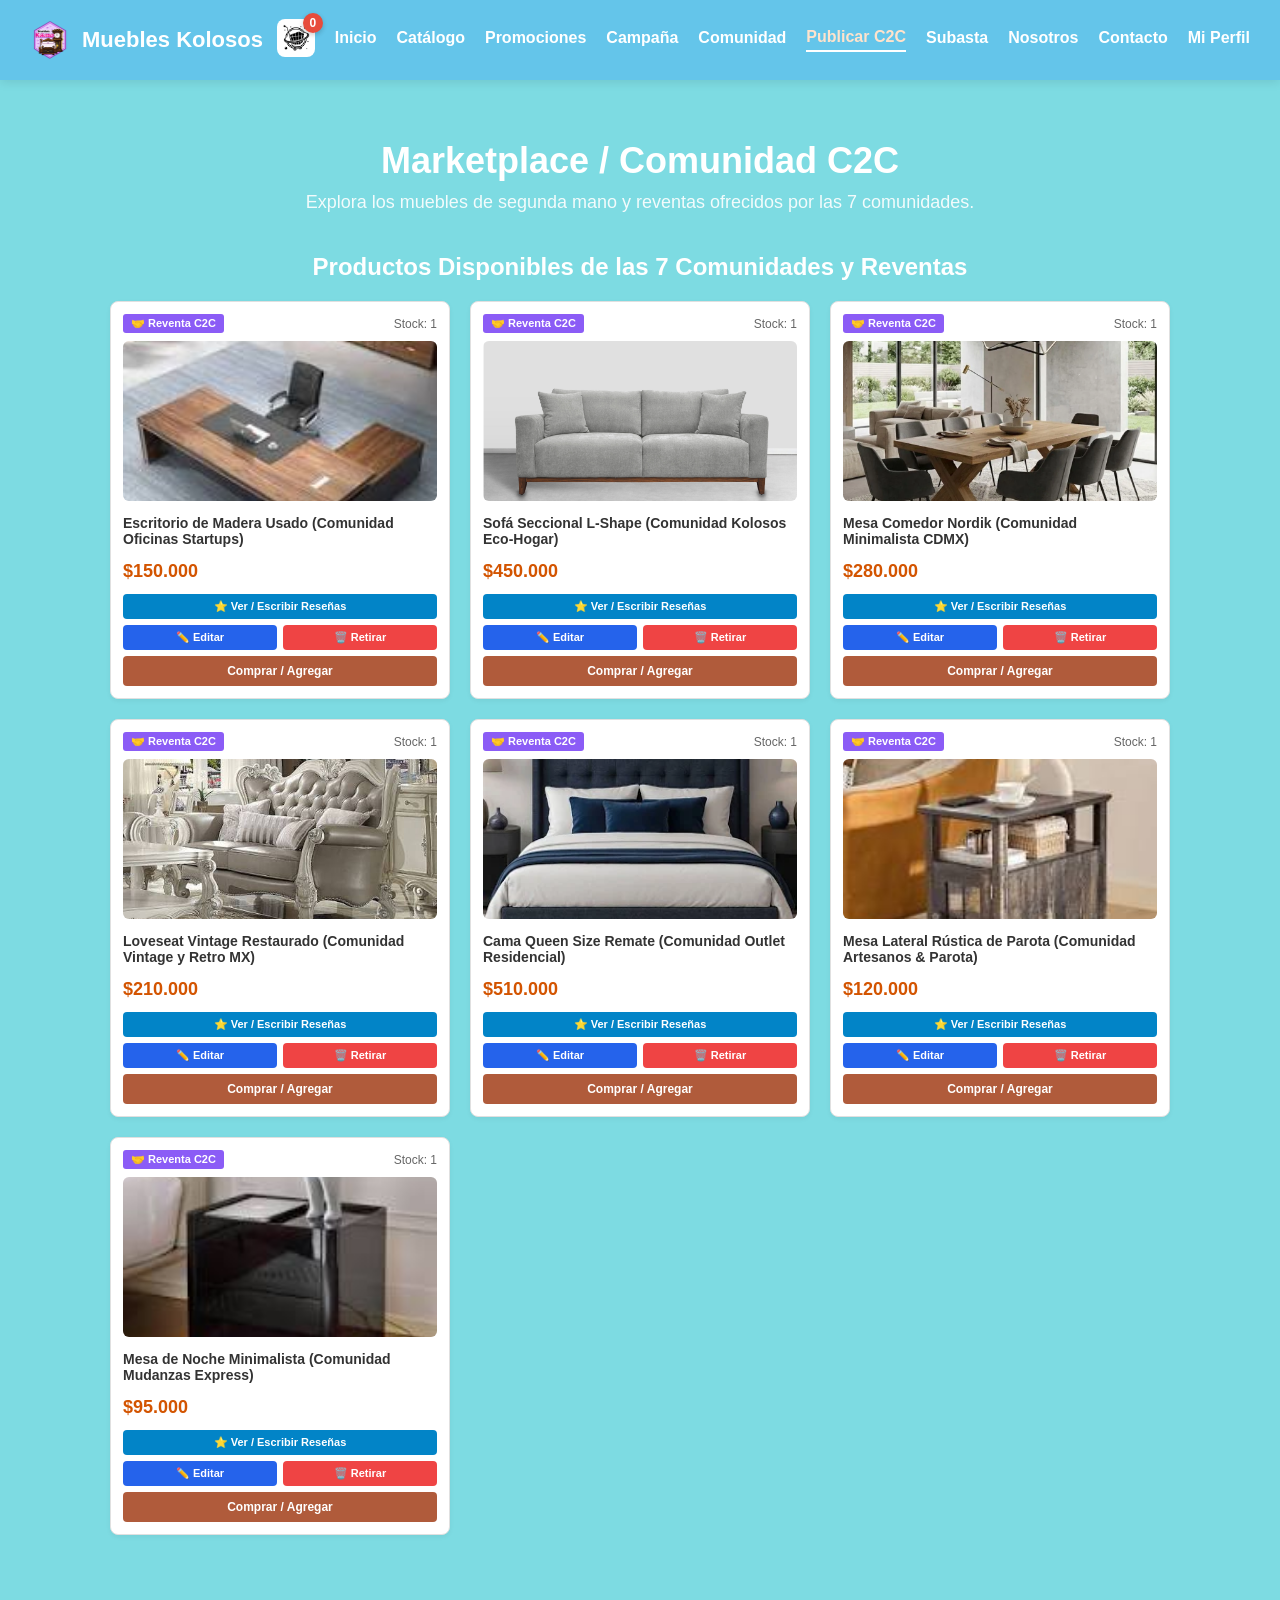
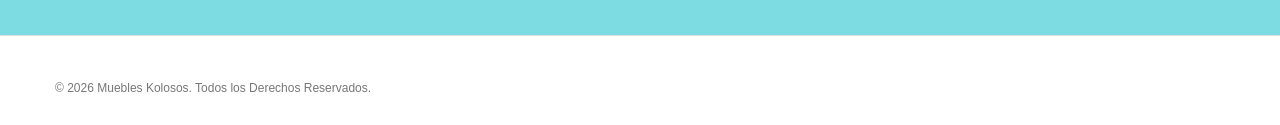
<file: c2c.html>
<!DOCTYPE html>
<html lang="es">
<head>
    <meta charset="UTF-8">
    <meta name="viewport" content="width=device-width, initial-scale=1.0">
    <title>Marketplace C2C - Muebles Kolosos</title>
    <link rel="stylesheet" href="style.css">
</head>
<body>
<!-- BARRA SUPERIOR (HEADER) DE NAVEGACIÓN -->
<header class="header">
    <div class="logo">
        <img src="imagenes/logo.png" alt="Logo Muebles Kolosos">
        <span>Muebles Kolosos</span>
    </div>
    <nav class="menu">
        <a href="carrito.html" class="carrito-link" aria-label="Ver carrito">
            <div class="carrito">
                <img src="imagenes/carrito.avif" alt="Carrito">
                <span id="contador-carrito" class="contador-badge">0</span>
            </div>
        </a>
        <a href="index.html">Inicio</a>
        <a href="catalogo.html">Catálogo</a>
        <a href="promociones.html">Promociones</a>
        <a href="escaparate.html">Campaña</a>
        <a href="comunidad.html">Comunidad</a>
        <a href="c2c.html" class="activo">Publicar C2C</a>
        <a href="subasta.html">Subasta</a>
        <a href="nosotros.html">Nosotros</a>
        <a href="contacto.html">Contacto</a>
        <a href="perfil.html">Mi Perfil</a>
    </nav>
</header>
    <main class="contenedor-seccion" style="max-width: 1100px; padding: 20px;">
        <h1 class="titulo-pagina">Marketplace / Comunidad C2C</h1>
        <p class="subtitulo-pagina">Explora los muebles de segunda mano y reventas ofrecidos por las 7 comunidades.</p>
        
        <!-- Catálogo Estilo Tienda de las 7 Comunidades C2C -->
        <h2 style="margin-bottom: 20px; color: white; text-align: center;">Productos Disponibles de las 7 Comunidades y Reventas</h2>
        <div id="contenedor-marketplace-c2c" style="display: grid; grid-template-columns: repeat(auto-fill, minmax(280px, 1fr)); gap: 20px;"></div>
    </main>
    <!-- Modal de Edición C2C -->
    <div id="modal-editar-c2c" class="overlay-sidebar oculto" style="display: flex; justify-content: center; align-items: center; pointer-events: auto;">
        <div style="background: #fff; padding: 25px; border-radius: 8px; width: 90%; max-width: 420px; color: #1f2937;">
            <h3 style="margin-bottom: 15px;">Editar Publicación C2C</h3>
            <form id="form-editar-c2c">
                <input type="hidden" id="edit-c2c-id">
                <div style="margin-bottom: 10px;"><label>Título:</label><input type="text" id="edit-c2c-nombre" required style="width: 100%; padding: 8px; border: 1px solid #ccc;"></div>
                <div style="margin-bottom: 10px;"><label>Categoría:</label><select id="edit-c2c-categoria" style="width: 100%; padding: 8px; border: 1px solid #ccc;"><option value="sofas">Sofás</option><option value="mesas">Mesas</option><option value="camas">Camas</option></select></div>
                <div style="margin-bottom: 10px;"><label>Precio:</label><input type="text" id="edit-c2c-precio" required style="width: 100%; padding: 8px; border: 1px solid #ccc;"></div>
                <div style="margin-bottom: 15px;"><label>Imagen (Ruta):</label><input type="text" id="edit-c2c-imagen" required style="width: 100%; padding: 8px; border: 1px solid #ccc;"></div>
                <div style="display:flex; gap:10px;">
                    <button type="submit" class="boton" style="flex:1;">Guardar Cambios</button>
                    <button type="button" id="btn-cerrar-modal-c2c" class="boton" style="background:#6b7280;">Cancelar</button>
                </div>
            </form>
        </div>
    </div>
    <!-- Modal para Escribir y Ver Reseñas del Producto -->
    <div id="modal-resenas-c2c" class="overlay-sidebar oculto" style="display: flex; justify-content: center; align-items: center; pointer-events: auto;">
        <div style="background: #fff; padding: 25px; border-radius: 8px; width: 90%; max-width: 500px; color: #1f2937; max-height: 85vh; overflow-y: auto;">
            <h3 id="titulo-modal-resenas" style="margin-bottom: 10px; color: #1e293b;">Reseñas del Producto</h3>
            <div id="lista-resenas-producto" style="margin-bottom: 20px; max-height: 200px; overflow-y: auto; background: #f8fafc; padding: 10px; border-radius: 6px;"></div>
            
            <h4 style="margin-bottom: 8px; font-size: 0.95rem;">Escribe tu reseña:</h4>
            <form id="form-agregar-resena">
                <input type="hidden" id="resena-prod-id">
                <div style="margin-bottom: 8px;"><input type="text" id="resena-autor" placeholder="Tu nombre" required style="width: 100%; padding: 8px; border: 1px solid #ccc; border-radius: 4px;"></div>
                <div style="margin-bottom: 8px;">
                    <select id="resena-estrellas" style="width: 100%; padding: 8px; border: 1px solid #ccc; border-radius: 4px;">
                        <option value="⭐⭐⭐⭐⭐">⭐⭐⭐⭐⭐ (5/5 Excelentes condiciones)</option>
                        <option value="⭐⭐⭐⭐">⭐⭐⭐⭐ (4/5 Muy bueno)</option>
                        <option value="⭐⭐⭐">⭐⭐⭐ (3/5 Regular)</option>
                        <option value="⭐⭐">⭐⭐ (2/5 Con detalles)</option>
                        <option value="⭐">⭐ (1/5 Malo)</option>
                    </select>
                </div>
                <div style="margin-bottom: 12px;"><textarea id="resena-texto" rows="3" placeholder="¿Qué te pareció el mueble?" required style="width: 100%; padding: 8px; border: 1px solid #ccc; border-radius: 4px;"></textarea></div>
                <div style="display:flex; gap:10px;">
                    <button type="submit" class="boton" style="flex:1; padding: 8px;">Enviar Reseña</button>
                    <button type="button" id="btn-cerrar-modal-resenas" class="boton" style="background:#6b7280; padding: 8px;">Cerrar</button>
                </div>
            </form>
        </div>
    </div>
    <footer class="footer-kolosos" style="margin-top: 40px;">
        <div class="footer-inferior" style="text-align: center; padding: 15px;">
            <p>© 2026 Muebles Kolosos. Todos los Derechos Reservados.</p>
        </div>
    </footer>
    <script src="productos.js"></script>
    <script src="global.js"></script>
    <script>
        document.addEventListener("DOMContentLoaded", () => {
            const contenedorMarketplace = document.getElementById("contenedor-marketplace-c2c");
            const modalEditC2C = document.getElementById("modal-editar-c2c");
            const formEditC2C = document.getElementById("form-editar-c2c");
            const btnCerrarModalC2C = document.getElementById("btn-cerrar-modal-c2c");
            
            const modalResenas = document.getElementById("modal-resenas-c2c");
            const formResena = document.getElementById("form-agregar-resena");
            const btnCerrarModalResenas = document.getElementById("btn-cerrar-modal-resenas");
            const listaResenasProd = document.getElementById("lista-resenas-producto");
            const tituloModalResenas = document.getElementById("titulo-modal-resenas");
            
            const productos7Comunidades = [
                { id: "c2c-comm-1", nombre: "Escritorio de Madera Usado (Comunidad Oficinas Startups)", categoria: "mesas", precio: "$150.000", precioNum: 150000, imagen: "imagenes/escritorio.jpeg", stock: 1 },
                { id: "c2c-comm-2", nombre: "Sofá Seccional L-Shape (Comunidad Kolosos Eco-Hogar)", categoria: "sofas", precio: "$450.000", precioNum: 450000, imagen: "imagenes/sofa.png", stock: 1 },
                { id: "c2c-comm-3", nombre: "Mesa Comedor Nordik (Comunidad Minimalista CDMX)", categoria: "mesas", precio: "$280.000", precioNum: 280000, imagen: "imagenes/mesa-nordik.webp", stock: 1 },
                { id: "c2c-comm-4", nombre: "Loveseat Vintage Restaurado (Comunidad Vintage y Retro MX)", categoria: "sofas", precio: "$210.000", precioNum: 210000, imagen: "imagenes/loveseat.jpeg", stock: 1 },
                { id: "c2c-comm-5", nombre: "Cama Queen Size Remate (Comunidad Outlet Residencial)", categoria: "camas", precio: "$510.000", precioNum: 510000, imagen: "imagenes/cama-queen.webp", stock: 1 },
                { id: "c2c-comm-6", nombre: "Mesa Lateral Rústica de Parota (Comunidad Artesanos & Parota)", categoria: "mesas", precio: "$120.000", precioNum: 120000, imagen: "imagenes/mesa-lateral.jpeg", stock: 1 },
                { id: "c2c-comm-7", nombre: "Mesa de Noche Minimalista (Comunidad Mudanzas Express)", categoria: "camas", precio: "$95.000", precioNum: 95000, imagen: "imagenes/velador.jpeg", stock: 1 }
            ];

            function obtenerMisPublicaciones() {
                let pubs = JSON.parse(localStorage.getItem("productos_c2c"));
                if (!pubs || pubs.length < 7) {
                    pubs = productos7Comunidades;
                    localStorage.setItem("productos_c2c", JSON.stringify(pubs));
                }
                return pubs;
            }

            function verificarPromocionActiva(categoriaProd) {
                let promociones = [];
                try {
                    promociones = JSON.parse(localStorage.getItem("promociones_kolosos_admin")) || 
                                  JSON.parse(localStorage.getItem("promociones_kolosos")) || [];
                } catch (e) {
                    promociones = [];
                }
                const cat = String(categoriaProd || "").toLowerCase().trim();
                const promoValida = promociones.find(p => {
                    if (!p || p.estado === "Inactivo") return false;
                    const aplicaA = String(p.aplica || p.cond || "").toLowerCase().trim();
                    return aplicaA.includes("todo") || aplicaA.includes(cat) || (cat && cat.includes(aplicaA));
                });
                return promoValida ? `<span style="background:#10b981; color:white; padding:3px 8px; border-radius:3px; font-size:11px; font-weight:bold;">🔥 ${promoValida.descuento || promoValida.desc} (${promoValida.codigo})</span>` : '<span style="background:#8b5cf6; color:white; padding:3px 8px; border-radius:3px; font-size:11px; font-weight:bold;">🤝 Reventa C2C</span>';
            }

            function renderizarMarketplaceC2C() {
                const pubs = obtenerMisPublicaciones();
                contenedorMarketplace.innerHTML = "";
                
                if (pubs.length === 0) {
                    contenedorMarketplace.innerHTML = `<p style="grid-column: 1/-1; text-align:center; background:white; padding:30px; border-radius:8px; color: #666;">No hay productos de la comunidad o reventas publicados actualmente.</p>`;
                    return;
                }
                pubs.forEach((p) => {
                    const badgePromo = verificarPromocionActiva(p.categoria);
                    const card = document.createElement("div");
                    card.className = "tarjeta-producto";
                    card.style = "border: 1px solid #e0e0e0; border-radius: 8px; padding: 12px; background: white; display: flex; flex-direction: column; justify-content: space-between; box-shadow: 0 2px 5px rgba(0,0,0,0.05); color: #333;";
                    
                    card.innerHTML = `
                        <div>
                            <div style="display:flex; justify-content:space-between; align-items:center; margin-bottom:8px;">
                                ${badgePromo}
                                <small style="color:#666; font-size:12px;">Stock: 1</small>
                            </div>
                            <img src="${p.imagen}" alt="${p.nombre}" style="width:100%; height:160px; object-fit:cover; border-radius:6px; margin-bottom:10px;" onerror="this.src='https://via.placeholder.com/200x160?text=Comunidad'">
                            <h3 style="font-size:14px; color:#333; margin: 0 0 8px 0; font-weight:600; min-height:38px; display:-webkit-box; -webkit-line-clamp:2; -webkit-box-orient:vertical; overflow:hidden;">${p.nombre}</h3>
                            <p style="font-weight:bold; color:#d35400; font-size:18px; margin: 0 0 12px 0;">${p.precio}</p>
                        </div>
                        <div style="display: flex; flex-direction: column; gap: 6px;">
                            <button onclick="abrirResenas('${p.id}', '${p.nombre}')" style="background:#0284c7; color:white; border:none; padding:6px 0; border-radius:4px; font-size:11px; font-weight:bold; cursor:pointer;">⭐ Ver / Escribir Reseñas</button>
                            <div style="display:flex; gap:6px;">
                                <button onclick="abrirEditarC2C('${p.id}')" style="flex:1; background:#2563eb; color:white; border:none; padding:6px 0; border-radius:4px; font-size:11px; font-weight:bold; cursor:pointer;">✏️ Editar</button>
                                <button onclick="eliminarPublicacion('${p.id}')" style="flex:1; background:#ef4444; color:white; border:none; padding:6px 0; border-radius:4px; font-size:11px; font-weight:bold; cursor:pointer;">🗑️ Retirar</button>
                            </div>
                            <button onclick="agregarAlCarritoC2C('${p.id}')" class="boton" style="width:100%; background:#b05b3b; color:white; font-size:12px; padding:8px 0; border:none; border-radius:4px; font-weight:bold; cursor:pointer;">Comprar / Agregar</button>
                        </div>
                    `;
                    contenedorMarketplace.appendChild(card);
                });
            }

            window.abrirResenas = function(idProd, nombreProd) {
                document.getElementById("resena-prod-id").value = idProd;
                tituloModalResenas.textContent = `Reseñas de: ${nombreProd}`;
                cargarResenasEnModal(idProd);
                modalResenas.classList.remove("oculto");
            };

            function cargarResenasEnModal(idProd) {
                let todasResenas = JSON.parse(localStorage.getItem("resenas_productos_c2c")) || {};
                let resenasProd = todasResenas[idProd] || [];
                listaResenasProd.innerHTML = "";
                if (resenasProd.length === 0) {
                    listaResenasProd.innerHTML = `<p style="font-size: 0.85rem; color: #666; text-align: center; padding: 10px;">Aún no hay reseñas para este artículo. ¡Sé el primero en opinar!</p>`;
                    return;
                }
                resenasProd.forEach(r => {
                    const item = document.createElement("div");
                    item.style = "border-bottom: 1px solid #cbd5e1; padding: 8px 0; font-size: 0.85rem;";
                    item.innerHTML = `
                        <div style="display:flex; justify-content:space-between;"><strong>${r.autor}</strong> <span>${r.estrellas}</span></div>
                        <p style="color: #4b5563; margin-top: 4px;">${r.texto}</p>
                        <small style="color: #94a3b8; font-size: 0.75rem;">${r.fecha}</small>
                    `;
                    listaResenasProd.appendChild(item);
                });
            }

            formResena.addEventListener("submit", (e) => {
                e.preventDefault();
                const idProd = document.getElementById("resena-prod-id").value;
                const autor = document.getElementById("resena-autor").value.trim();
                const estrellas = document.getElementById("resena-estrellas").value;
                const texto = document.getElementById("resena-texto").value.trim();
                const fecha = "Justo ahora";
                let todasResenas = JSON.parse(localStorage.getItem("resenas_productos_c2c")) || {};
                if (!todasResenas[idProd]) todasResenas[idProd] = [];
                todasResenas[idProd].push({ autor, estrellas, texto, fecha });
                localStorage.setItem("resenas_productos_c2c", JSON.stringify(todasResenas));
                cargarResenasEnModal(idProd);
                formResena.reset();
                document.getElementById("resena-prod-id").value = idProd;
                mostrarMensajeVisual("⭐ ¡Reseña agregada con éxito!", "exito");
            });

            if (btnCerrarModalResenas) {
                btnCerrarModalResenas.onclick = () => modalResenas.classList.add("oculto");
            }

            window.agregarAlCarritoC2C = function(idProd) {
                const pubs = obtenerMisPublicaciones();
                const prod = pubs.find(p => p.id === idProd);
                if (!prod) return;
                let carrito = JSON.parse(localStorage.getItem("carrito_kolosos")) || [];
                const itemExistente = carrito.find(item => item.id === idProd);
                if (itemExistente) {
                    itemExistente.cantidad += 1;
                } else {
                    carrito.push({ ...prod, cantidad: 1 });
                }
                localStorage.setItem("carrito_kolosos", JSON.stringify(carrito));
                if (typeof actualizarContadorCarrito === "function") {
                    actualizarContadorCarrito();
                }
                mostrarMensajeVisual("✅ ¡Producto agregado al carrito con éxito!", "exito");
            };

            window.abrirEditarC2C = function(id) {
                const pubs = obtenerMisPublicaciones();
                const p = pubs.find(item => item.id === id);
                if (!p) return;
                document.getElementById("edit-c2c-id").value = p.id;
                document.getElementById("edit-c2c-nombre").value = p.nombre;
                document.getElementById("edit-c2c-categoria").value = p.categoria;
                document.getElementById("edit-c2c-precio").value = p.precio;
                document.getElementById("edit-c2c-imagen").value = p.imagen;
                modalEditC2C.classList.remove("oculto");
            };

            if(btnCerrarModalC2C) btnCerrarModalC2C.onclick = () => modalEditC2C.classList.add("oculto");

            formEditC2C.addEventListener("submit", (e) => {
                e.preventDefault();
                const id = document.getElementById("edit-c2c-id").value;
                let pubs = obtenerMisPublicaciones();
                let index = pubs.findIndex(item => item.id === id);
                if (index !== -1) {
                    pubs[index].nombre = document.getElementById("edit-c2c-nombre").value;
                    pubs[index].categoria = document.getElementById("edit-c2c-categoria").value;
                    pubs[index].precio = document.getElementById("edit-c2c-precio").value;
                    pubs[index].precioNum = parseInt(pubs[index].precio.replace(/\D/g, "")) || 0;
                    pubs[index].imagen = document.getElementById("edit-c2c-imagen").value;
                    localStorage.setItem("productos_c2c", JSON.stringify(pubs));
                    let catalogoGeneral = JSON.parse(localStorage.getItem("productos_kolosos")) || [];
                    catalogoGeneral = catalogoGeneral.map(item => item.id === id ? pubs[index] : item);
                    localStorage.setItem("productos_kolosos", JSON.stringify(catalogoGeneral));
                    renderizarMarketplaceC2C();
                    modalEditC2C.classList.add("oculto");
                    mostrarMensajeVisual("✏️ Publicación actualizada correctamente", "exito");
                }
            });

            window.eliminarPublicacion = function(id) {
                if (!confirm("¿Estás seguro de retirar este producto del marketplace?")) return;
                let pubs = obtenerMisPublicaciones();
                pubs = pubs.filter(p => p.id !== id);
                localStorage.setItem("productos_c2c", JSON.stringify(pubs));
                
                let catalogoGeneral = JSON.parse(localStorage.getItem("productos_kolosos")) || [];
                catalogoGeneral = catalogoGeneral.filter(p => p.id !== id);
                localStorage.setItem("productos_kolosos", JSON.stringify(catalogoGeneral));
                
                renderizarMarketplaceC2C();
                mostrarMensajeVisual("🗑️ Producto retirado del marketplace", "error");
            };

            renderizarMarketplaceC2C();
        });
    </script>
</body>
</html>
</file>
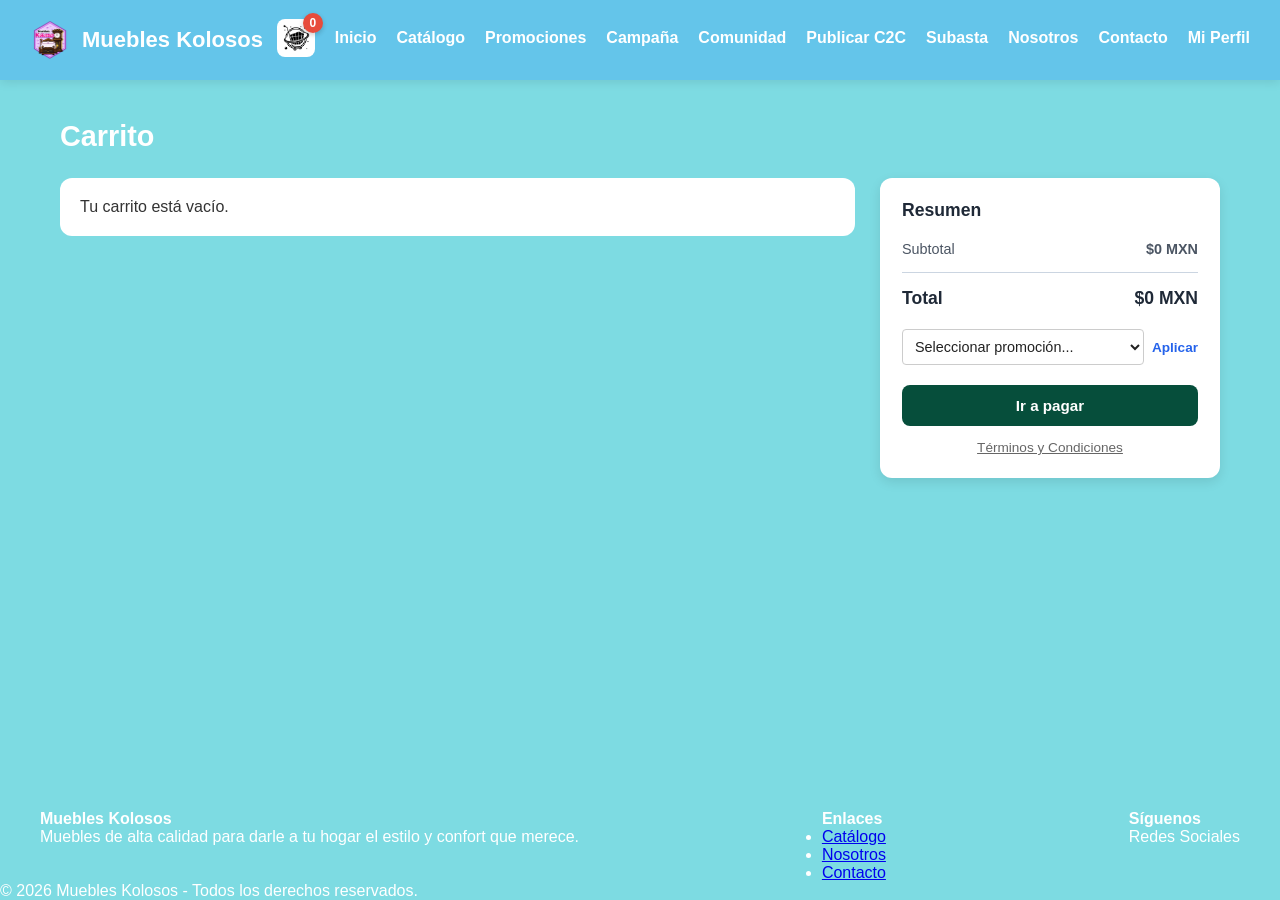
<file: carrito.html>
<!DOCTYPE html>
<html lang="es">
<head>
<meta charset="UTF-8">
<meta name="viewport" content="width=device-width, initial-scale=1.0">
<title>Carrito de Compras - Muebles Kolosos</title>
<link rel="stylesheet" href="style.css">
</head>
<body>
<header class="header">
    <div class="logo">
        <img src="imagenes/logo.png" alt="Logo Muebles Kolosos">
        <span>Muebles Kolosos</span>
    </div>
    <nav class="menu">
        <a href="carrito.html" class="carrito-link" aria-label="Ver carrito">
            <div class="carrito">
                <img src="imagenes/carrito.avif" alt="Carrito">
                <span id="contador-carrito" class="contador-badge">0</span>
            </div>
        </a>
        <a href="index.html">Inicio</a>
        <a href="catalogo.html">Catálogo</a>
        <a href="promociones.html">Promociones</a>
        <a href="escaparate.html">Campaña</a>
        <a href="comunidad.html">Comunidad</a>
        <a href="c2c.html">Publicar C2C</a>
        <a href="subasta.html">Subasta</a>
        <a href="nosotros.html">Nosotros</a>
        <a href="contacto.html">Contacto</a>
        <a href="perfil.html">Mi Perfil</a>
    </nav>
</header>

<main class="contenedor-seccion">
<h1 class="titulo-carrito">Carrito</h1>
<div class="layout-carrito">
<div class="columna-productos-carrito" id="lista-carrito-productos"></div>
<div class="columna-resumen-carrito">
<div class="tarjeta-resumen-compra">
<h3>Resumen</h3>
<div class="fila-resumen">
<span>Subtotal</span>
<strong id="monto-subtotal">$0 MXN</strong>
</div>
<div class="fila-resumen fila-descuento" id="contenedor-descuento" style="display: none;">
<span>Descuento <span id="label-cupon-aplicado"></span></span>
<strong id="monto-descuento">-$0 MXN</strong>
</div>
<div class="fila-resumen fila-total">
<span>Total</span>
<strong id="monto-total">$0 MXN</strong>
</div>
<div class="box-cupon-descuento">
<select id="input-cupon" style="width: 100%; padding: 8px; border: 1px solid #ccc; border-radius: 4px; font-size: 0.9rem;">
<option value="">Seleccionar promoción...</option>
</select>
<button id="btn-aplicar-cupon" onclick="aplicarCuponDescuento()">Aplicar</button>
</div>
<button class="btn-ir-pagar" id="btn-ir-a-pagar">Ir a pagar</button>
<div style="text-align: center; margin-top: 12px;">
<a href="terminos.html" target="_blank" style="color: #666; font-size: 0.85rem; text-decoration: underline;">Términos y Condiciones</a>
</div>
</div>
</div>
</div>
</main>

<footer class="footer-principal">
<div class="footer-contenido">
<div class="footer-seccion">
<h4>Muebles Kolosos</h4>
<p>Muebles de alta calidad para darle a tu hogar el estilo y confort que merece.</p>
</div>
<div class="footer-seccion">
<h4>Enlaces</h4>
<ul>
<li><a href="catalogo.html">Catálogo</a></li>
<li><a href="nosotros.html">Nosotros</a></li>
<li><a href="contacto.html">Contacto</a></li>
</ul>
</div>
<div class="footer-seccion">
<h4>Síguenos</h4>
<p>Redes Sociales</p>
</div>
</div>
<div class="footer-bottom">
<p>&copy; 2026 Muebles Kolosos - Todos los derechos reservados.</p>
</div>
</footer>

<script src="productos.js"></script>
<script src="global.js"></script>
<script>
let descuentoPorcentaje = 0;
let codigoAplicado = "";

function cargarOpcionesPromociones(carrito) {
const select = document.getElementById("input-cupon");
if (!select) return;
select.innerHTML = '<option value="">Seleccionar promoción...</option>';
if (!carrito || carrito.length === 0) return;
let promociones = [];
try {
promociones = JSON.parse(localStorage.getItem("promociones_kolosos")) || [
{ id: "promo-1", codigo: "KOLOSOS20", descuento: "20% OFF", aplica: "Todo el catálogo", estado: "Activo" },
{ id: "promo-2", codigo: "OFERTAFALL", descuento: "15% OFF", aplica: "Productos en oferta", estado: "Activo" }
];
} catch (e) {
promociones = [];
}
const categoriasCarrito = [...new Set(carrito.map(item => String(item.categoria || "").toLowerCase().trim()))];
const promocionesValidas = promociones.filter(p => {
if (!p || p.estado !== "Activo") return false;
const aplicaA = String(p.aplica || "").toLowerCase().trim();
return aplicaA.includes("todo") || categoriasCarrito.some(cat => cat && (aplicaA.includes(cat) || cat.includes(aplicaA)));
});
if (promocionesValidas.length === 0) {
select.innerHTML = '<option value="">Sin promociones aplicables</option>';
return;
}
promocionesValidas.forEach(p => {
const opt = document.createElement("option");
opt.value = p.codigo;
let pct = 0.15;
if (p.descuento.includes("20%")) pct = 0.20;
else if (p.descuento.includes("50%")) pct = 0.50;
else if (p.descuento.includes("10%")) pct = 0.10;
opt.setAttribute("data-porcentaje", pct);
opt.textContent = `${p.codigo} - ${p.descuento} (${p.aplica})`;
select.appendChild(opt);
});
}

function cargarCarritoVisual() {
const carrito = JSON.parse(localStorage.getItem("carrito_kolosos")) || [];
const contenedor = document.getElementById("lista-carrito-productos");
let subtotal = 0;
contenedor.innerHTML = "";
if (carrito.length === 0) {
contenedor.innerHTML = '<p style="background:white; padding:20px; border-radius: 12px; color: #333;">Tu carrito está vacío.</p>';
actualizarMontos(0);
cargarOpcionesPromociones([]);
return;
}
carrito.forEach((item, index) => {
const itemSubtotal = item.precioNum * item.cantidad;
subtotal += itemSubtotal;
const div = document.createElement("div");
div.className = "item-tarjeta-carrito";
div.innerHTML = `
<img src="${item.imagen}" class="img-item-carrito" alt="${item.nombre}">
<div class="info-item-carrito">
<div class="titulo-item-carrito">${item.nombre}</div>
<div class="precio-unitario-carrito">${item.precio} MXN</div>
</div>
<div class="controles-cantidad-carrito">
<button class="btn-cant-carrito" onclick="cambiarCantidad(${index}, -1)">-</button>
<span class="num-cant-carrito">${item.cantidad}</span>
<button class="btn-cant-carrito" onclick="cambiarCantidad(${index}, 1)">+</button>
</div>
<div class="precio-total-item">$${itemSubtotal.toLocaleString()}</div>
<button class="btn-eliminar-item" onclick="eliminarDelCarrito(${index})">X</button>
`;
contenedor.appendChild(div);
});
actualizarMontos(subtotal);
cargarOpcionesPromociones(carrito);
if (typeof actualizarContadorCarrito === "function") {
actualizarContadorCarrito();
}
}

function cambiarCantidad(index, cambio) {
let carrito = JSON.parse(localStorage.getItem("carrito_kolosos")) || [];
carrito[index].cantidad += cambio;
if (carrito[index].cantidad <= 0) {
carrito.splice(index, 1);
}
localStorage.setItem("carrito_kolosos", JSON.stringify(carrito));
cargarCarritoVisual();
}

function eliminarDelCarrito(index) {
if (confirm("¿Deseas eliminar este producto del carrito?")) {
let carrito = JSON.parse(localStorage.getItem("carrito_kolosos")) || [];
carrito.splice(index, 1);
localStorage.setItem("carrito_kolosos", JSON.stringify(carrito));
cargarCarritoVisual();
mostrarMensajeVisual("Producto eliminado del carrito", "error");
}
}

function aplicarCuponDescuento() {
const select = document.getElementById("input-cupon");
const selectedOption = select.options[select.selectedIndex];
const codigo = select.value.trim().toUpperCase();
if (!codigo) {
mostrarMensajeVisual("⚠️ Por favor selecciona una promoción.", "error");
return;
}
if (codigo === "CERAMICA2X1" || codigo === "PROMO50") {
descuentoPorcentaje = 0.5;
} else if (selectedOption && selectedOption.getAttribute("data-porcentaje")) {
descuentoPorcentaje = parseFloat(selectedOption.getAttribute("data-porcentaje"));
} else {
descuentoPorcentaje = 0.2;
}
codigoAplicado = codigo;
mostrarMensajeVisual(`🎉 ¡Descuento de la promoción ${codigo} aplicado!`, "exito");
cargarCarritoVisual();
}

function actualizarMontos(subtotal) {
const descuento = subtotal * descuentoPorcentaje;
const total = subtotal - descuento;
document.getElementById("monto-subtotal").textContent = `$${subtotal.toLocaleString()} MXN`;
document.getElementById("monto-total").textContent = `$${total.toLocaleString()} MXN`;
const boxDescuento = document.getElementById("contenedor-descuento");
if (descuentoPorcentaje > 0) {
boxDescuento.style.display = "flex";
document.getElementById("label-cupon-aplicado").textContent = `(${codigoAplicado})`;
document.getElementById("monto-descuento").textContent = `-$${descuento.toLocaleString()} MXN`;
} else {
boxDescuento.style.display = "none";
}
}

document.getElementById("btn-ir-a-pagar").addEventListener("click", () => {
const usuario = localStorage.getItem("usuario_kolosos");
if (!usuario) {
mostrarMensajeVisual("⚠️ Debes iniciar sesión para realizar la compra.", "error");
setTimeout(() => { window.location.href = "perfil.html"; }, 1500);
return;
}
mostrarMensajeVisual("Próximamente: Módulo de pago en desarrollo.", "info");
});

document.addEventListener("DOMContentLoaded", cargarCarritoVisual);
</script>
</body>
</html>
</file>
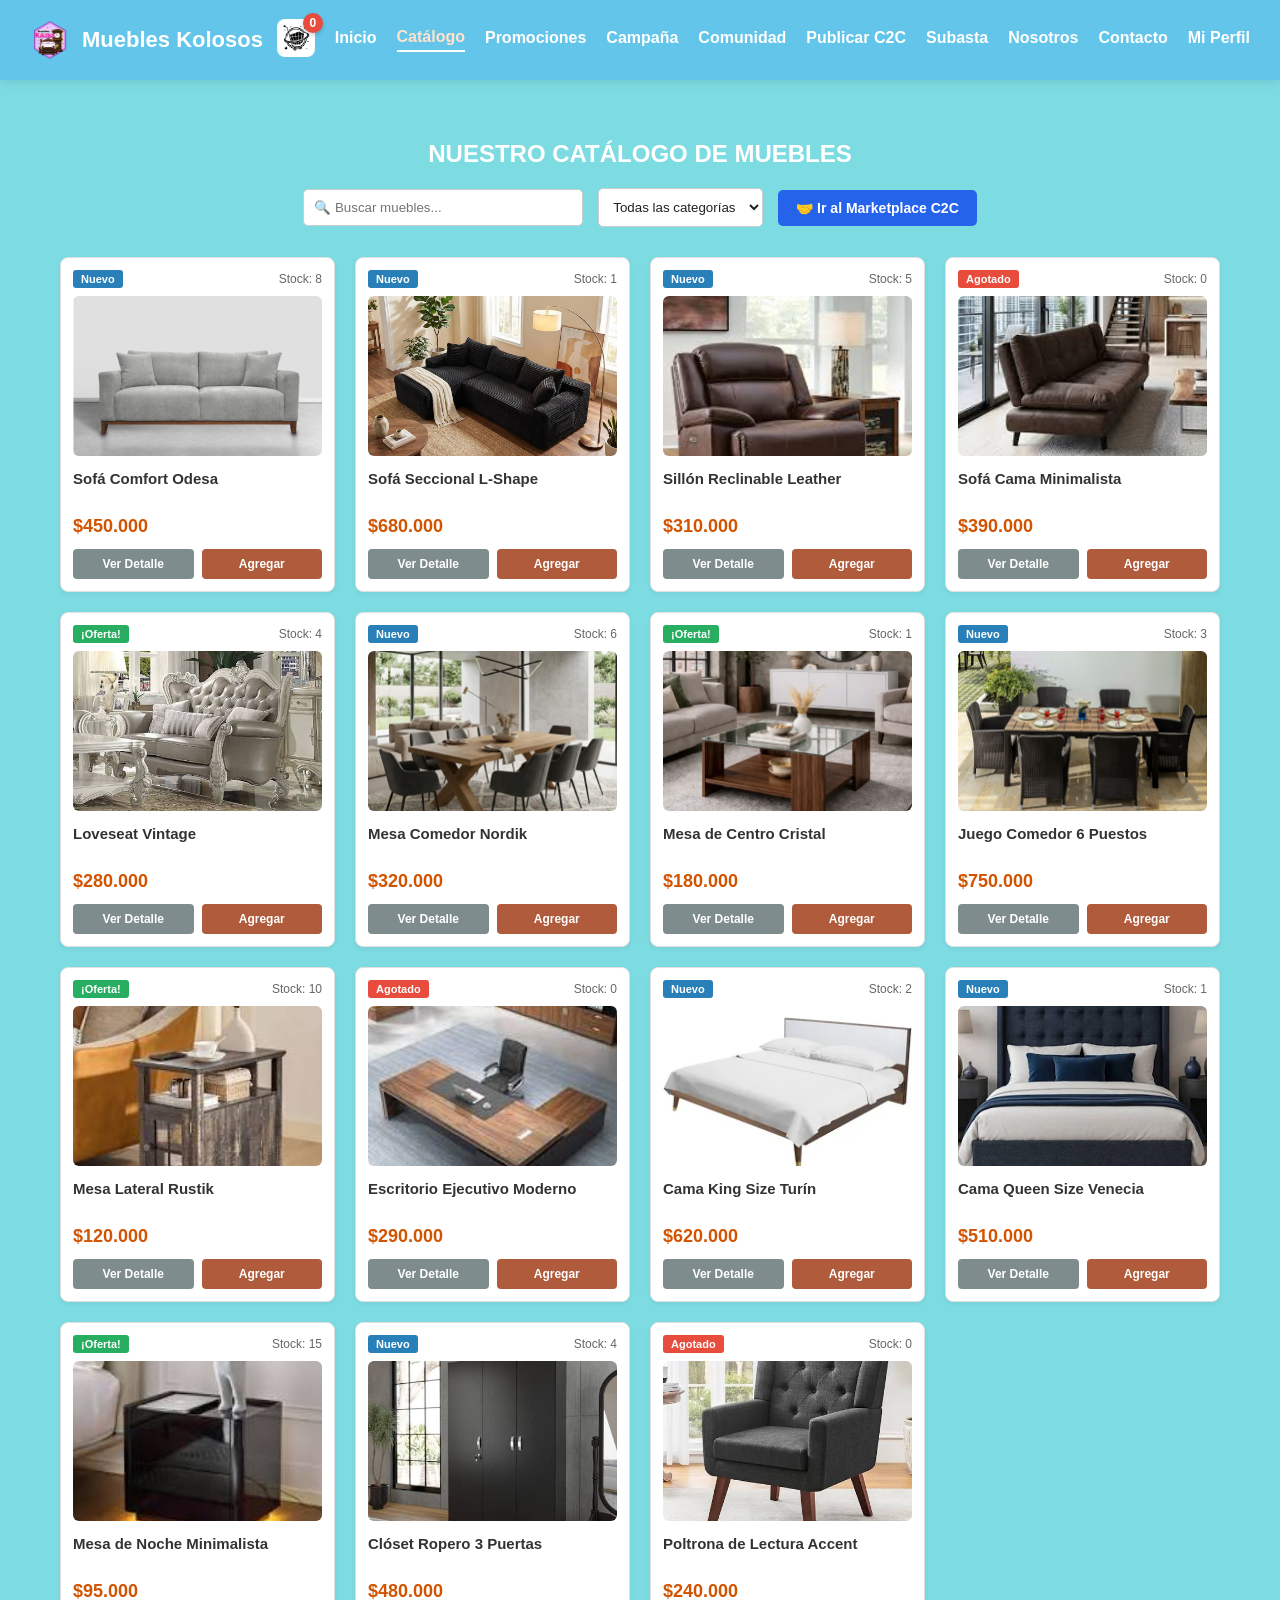
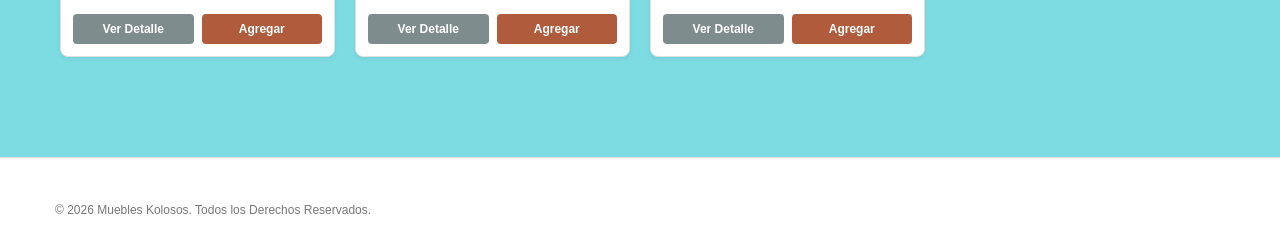
<file: catalogo.html>
<!DOCTYPE html>
<html lang="es">
<head>
    <meta charset="UTF-8">
    <meta name="viewport" content="width=device-width, initial-scale=1.0">
    <title>Catálogo - Muebles Kolosos</title>
    <link rel="stylesheet" href="style.css">
</head>
<body>
<header class="header">
    <div class="logo">
        <img src="imagenes/logo.png" alt="Logo Muebles Kolosos">
        <span>Muebles Kolosos</span>
    </div>
    <nav class="menu">
        <a href="carrito.html" class="carrito-link" aria-label="Ver carrito">
            <div class="carrito">
                <img src="imagenes/carrito.avif" alt="Carrito">
                <span id="contador-carrito" class="contador-badge">0</span>
            </div>
        </a>
        <a href="index.html">Inicio</a>
        <a href="catalogo.html" class="activo">Catálogo</a>
        <a href="promociones.html">Promociones</a>
        <a href="escaparate.html">Campaña</a>
        <a href="comunidad.html">Comunidad</a>
        <a href="c2c.html">Publicar C2C</a>
        <a href="subasta.html">Subasta</a>
        <a href="nosotros.html">Nosotros</a>
        <a href="contacto.html">Contacto</a>
        <a href="perfil.html">Mi Perfil</a>
    </nav>
</header>
    <main class="contenedor-seccion" style="padding: 20px;">
        <h2 style="text-align: center; margin-bottom: 20px;">NUESTRO CATÁLOGO DE MUEBLES</h2>
        
        <!-- Barra de búsqueda, filtros y botón hacia el Marketplace C2C -->
        <div style="display: flex; flex-wrap: wrap; gap: 15px; justify-content: center; align-items: center; margin-bottom: 30px;">
            <input type="text" id="input-buscar" placeholder="🔍 Buscar muebles..." style="padding: 10px; width: 280px; border: 1px solid #ccc; border-radius: 5px;">
            <select id="select-categoria" style="padding: 10px; border: 1px solid #ccc; border-radius: 5px;">
                <option value="todos">Todas las categorías</option>
                <option value="sofas">Sofás</option>
                <option value="mesas">Mesas</option>
                <option value="camas">Camas / Dormitorio</option>
            </select>
            <a href="c2c.html" class="boton" style="background-color: #2563eb; text-decoration: none; padding: 10px 18px; font-size: 14px; border-radius: 5px;">🤝 Ir al Marketplace C2C</a>
        </div>

        <div id="contenedor-productos" style="display: grid; grid-template-columns: repeat(auto-fill, minmax(230px, 1fr)); gap: 20px;"></div>
    </main>
    <footer class="footer-kolosos" style="margin-top: 40px;">
        <div class="footer-inferior" style="text-align: center; padding: 15px;">
            <p>© 2026 Muebles Kolosos. Todos los Derechos Reservados.</p>
        </div>
    </footer>
    <script src="productos.js"></script>
    <script src="global.js"></script>
    <script>
        document.addEventListener("DOMContentLoaded", () => {
            const contenedor = document.getElementById("contenedor-productos");
            const inputBuscar = document.getElementById("input-buscar");
            const selectCategoria = document.getElementById("select-categoria");
            function renderizarProductos(lista) {
                contenedor.innerHTML = "";
                if (lista.length === 0) {
                    contenedor.innerHTML = "<p style='grid-column: 1/-1; text-align:center;'>No se encontraron muebles en esta búsqueda.</p>";
                    return;
                }
                lista.forEach(prod => {
                    const esC2C = prod.id && prod.id.startsWith("c2c-");
                    const badge = prod.stock === 0 ? '<span style="background:#e74c3c; color:white; padding:3px 8px; border-radius:3px; font-size:11px; font-weight:bold;">Agotado</span>' :
                                  esC2C ? '<span style="background:#8b5cf6; color:white; padding:3px 8px; border-radius:3px; font-size:11px; font-weight:bold;">🤝 Comunidad C2C</span>' :
                                  prod.precioNum < 300000 ? '<span style="background:#27ae60; color:white; padding:3px 8px; border-radius:3px; font-size:11px; font-weight:bold;">¡Oferta!</span>' :
                                  '<span style="background:#2980b9; color:white; padding:3px 8px; border-radius:3px; font-size:11px; font-weight:bold;">Nuevo</span>';
                    const card = document.createElement("div");
                    card.className = "tarjeta-producto";
                    card.style = "border: 1px solid #e0e0e0; border-radius: 8px; padding: 12px; background: white; display: flex; flex-direction: column; justify-content: space-between; box-shadow: 0 2px 5px rgba(0,0,0,0.05);";
                    
                    card.innerHTML = `
                        <div>
                            <div style="display:flex; justify-content:space-between; align-items:center; margin-bottom:8px;">
                                ${badge}
                                <small style="color:#666; font-size:12px;">Stock: ${prod.stock}</small>
                            </div>
                            <img src="${prod.imagen}" alt="${prod.nombre}" style="width:100%; height:160px; object-fit:cover; border-radius:6px; margin-bottom:10px;" onerror="this.src='https://via.placeholder.com/200x160?text=Mueble'">
                            <h3 style="font-size:15px; color:#333; margin: 0 0 8px 0; font-weight:600; min-height:38px; display:-webkit-box; -webkit-line-clamp:2; -webkit-box-orient:vertical; overflow:hidden;">${prod.nombre}</h3>
                            <p style="font-weight:bold; color:#d35400; font-size:18px; margin: 0 0 12px 0;">${prod.precio}</p>
                        </div>
                        <div style="display:flex; gap:8px;">
                            <a href="detalle.html?id=${prod.id}" class="boton" style="flex:1; text-align:center; text-decoration:none; background:#7f8c8d; color:white; font-size:12px; padding:8px 0; border-radius:4px; font-weight:bold;">Ver Detalle</a>
                            <button onclick="agregarAlCarrito('${prod.id}')" class="boton" style="flex:1; background:#b05b3b; color:white; font-size:12px; padding:8px 0; border:none; border-radius:4px; font-weight:bold; cursor:pointer;" ${prod.stock === 0 ? 'disabled style="opacity:0.5; cursor:not-allowed;"' : ''}>Agregar</button>
                        </div>
                    `;
                    contenedor.appendChild(card);
                });
            }
            window.agregarAlCarrito = function(idProd) {
                const productos = obtenerProductos();
                const prod = productos.find(p => p.id === idProd);
                if (!prod) return;
                let carrito = JSON.parse(localStorage.getItem("carrito_kolosos")) || [];
                const itemExistente = carrito.find(item => item.id === idProd);
                if (itemExistente) {
                    itemExistente.cantidad += 1;
                } else {
                    carrito.push({ ...prod, cantidad: 1 });
                }
                localStorage.setItem("carrito_kolosos", JSON.stringify(carrito));
                actualizarContadorCarrito();
                mostrarMensajeVisual("✅ Producto agregado con éxito al carrito", "exito");
            };
            function filtrar() {
                const texto = inputBuscar.value.toLowerCase();
                const cat = selectCategoria.value;
                const productos = obtenerProductos();
                const filtrados = productos.filter(p => {
                    const coincideNombre = p.nombre.toLowerCase().includes(texto);
                    const coincideCat = cat === "todos" || p.categoria === cat;
                    return coincideNombre && coincideCat;
                });
                renderizarProductos(filtrados);
            }
            inputBuscar.addEventListener("input", filtrar);
            selectCategoria.addEventListener("change", filtrar);
            renderizarProductos(obtenerProductos());
        });
    </script>
</body>
</html>
</file>
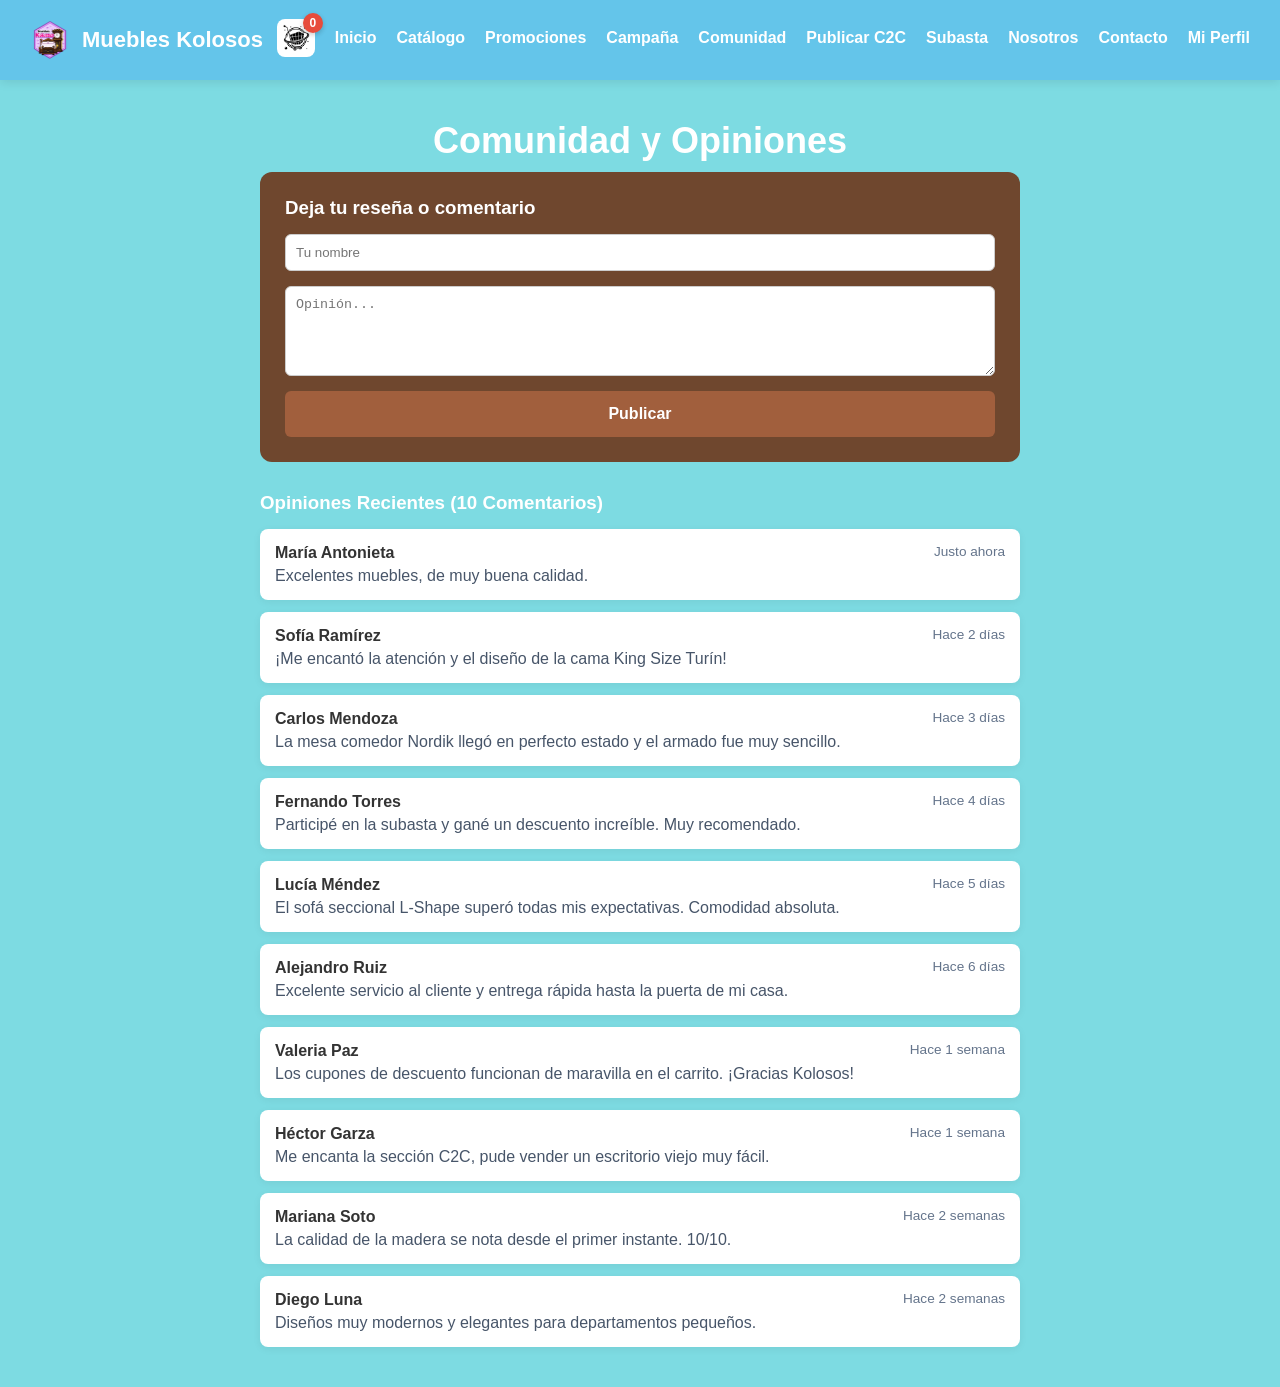
<file: comunidad.html>
<!DOCTYPE html>
<html lang="es">
<head>
    <meta charset="UTF-8">
    <meta name="viewport" content="width=device-width, initial-scale=1.0">
    <title>Comunidad - Muebles Kolosos</title>
    <link rel="stylesheet" href="style.css">
</head>
<body>
<header class="header">
    <div class="logo">
        <img src="imagenes/logo.png" alt="Logo Muebles Kolosos">
        <span>Muebles Kolosos</span>
    </div>
    <nav class="menu">
        <a href="carrito.html" class="carrito-link" aria-label="Ver carrito">
            <div class="carrito">
                <img src="imagenes/carrito.avif" alt="Carrito">
                <span id="contador-carrito" class="contador-badge">0</span>
            </div>
        </a>
        <a href="index.html">Inicio</a>
        <a href="catalogo.html">Catálogo</a>
        <a href="promociones.html">Promociones</a>
        <a href="escaparate.html">Campaña</a>
        <a href="comunidad.html">Comunidad</a>
        <a href="c2c.html">Publicar C2C</a>
        <a href="subasta.html">Subasta</a>
        <a href="nosotros.html">Nosotros</a>
        <a href="contacto.html">Contacto</a>
        <a href="perfil.html">Mi Perfil</a>
    </nav>
</header>

<main class="contenedor-seccion" style="max-width:800px;">
    <h1 class="titulo-pagina">Comunidad y Opiniones</h1>
    
    <form id="form-comunidad" style="background:#6f472e; padding:25px; border-radius:12px; display:flex; flex-direction:column; gap:15px; margin-bottom: 30px;">
        <h3 style="color: white; margin: 0;">Deja tu reseña o comentario</h3>
        <input type="text" id="autor" placeholder="Tu nombre" style="padding:10px; border-radius:6px; border:1px solid #ccc;">
        <textarea id="texto" placeholder="Opinión..." style="padding:10px; border-radius:6px; border:1px solid #ccc; height: 90px;"></textarea>
        <button type="submit" class="boton">Publicar</button>
    </form>

    <h3 style="margin-bottom: 15px; color: white;">Opiniones Recientes (10 Comentarios)</h3>
    <div id="lista" style="display:flex; flex-direction:column; gap:12px;"></div>
</main>

<script src="global.js"></script>
<script>
document.addEventListener("DOMContentLoaded", () => {
    const form = document.getElementById("form-comunidad");
    const lista = document.getElementById("lista");

    // Definimos siempre los 10 comentarios base para que aparezcan completos
    const comentariosIniciales = [
        { autor: "María Antonieta", texto: "Excelentes muebles, de muy buena calidad.", fecha: "Justo ahora" },
        { autor: "Sofía Ramírez", texto: "¡Me encantó la atención y el diseño de la cama King Size Turín!", fecha: "Hace 2 días" },
        { autor: "Carlos Mendoza", texto: "La mesa comedor Nordik llegó en perfecto estado y el armado fue muy sencillo.", fecha: "Hace 3 días" },
        { autor: "Fernando Torres", texto: "Participé en la subasta y gané un descuento increíble. Muy recomendado.", fecha: "Hace 4 días" },
        { autor: "Lucía Méndez", texto: "El sofá seccional L-Shape superó todas mis expectativas. Comodidad absoluta.", fecha: "Hace 5 días" },
        { autor: "Alejandro Ruiz", texto: "Excelente servicio al cliente y entrega rápida hasta la puerta de mi casa.", fecha: "Hace 6 días" },
        { autor: "Valeria Paz", texto: "Los cupones de descuento funcionan de maravilla en el carrito. ¡Gracias Kolosos!", fecha: "Hace 1 semana" },
        { autor: "Héctor Garza", texto: "Me encanta la sección C2C, pude vender un escritorio viejo muy fácil.", fecha: "Hace 1 semana" },
        { autor: "Mariana Soto", texto: "La calidad de la madera se nota desde el primer instante. 10/10.", fecha: "Hace 2 semanas" },
        { autor: "Diego Luna", texto: "Diseños muy modernos y elegantes para departamentos pequeños.", fecha: "Hace 2 semanas" }
    ];

    function render() {
        // Obtenemos los guardados y combinamos o usamos la lista fija para garantizar los 10 elementos
        let guardados = JSON.parse(localStorage.getItem("comentarios_kolosos")) || [];
        // Si hay menos de 10 elementos guardados, nos aseguramos de mostrar los 10 completos
        let coms = guardados.length >= 10 ? guardados : [...guardados, ...comentariosIniciales].slice(0, 15);
        
        lista.innerHTML = coms.map(c => `
            <div style="background:white; padding:15px; border-radius:8px; color:#333; box-shadow: 0 2px 8px rgba(0,0,0,0.06);">
                <div style="display:flex; justify-content:space-between; margin-bottom:5px;">
                    <strong>${c.autor}</strong>
                    <span style="color:#64748b; font-size:0.85rem;">${c.fecha}</span>
                </div>
                <p style="margin:0; color:#475569;">${c.texto}</p>
            </div>
        `).join("");
    }

    form.addEventListener("submit", (e) => {
        e.preventDefault();
        let guardados = JSON.parse(localStorage.getItem("comentarios_kolosos")) || comentariosIniciales;
        guardados.unshift({
            autor: document.getElementById("autor").value || "Anónimo",
            texto: document.getElementById("texto").value || "Sin comentario",
            fecha: "Hoy"
        });
        localStorage.setItem("comentarios_kolosos", JSON.stringify(guardados));
        render(); 
        form.reset(); 
        mostrarMensajeVisual("Publicado con éxito", "exito");
    });

    render();
});
</script>
</body>
</html>
</file>
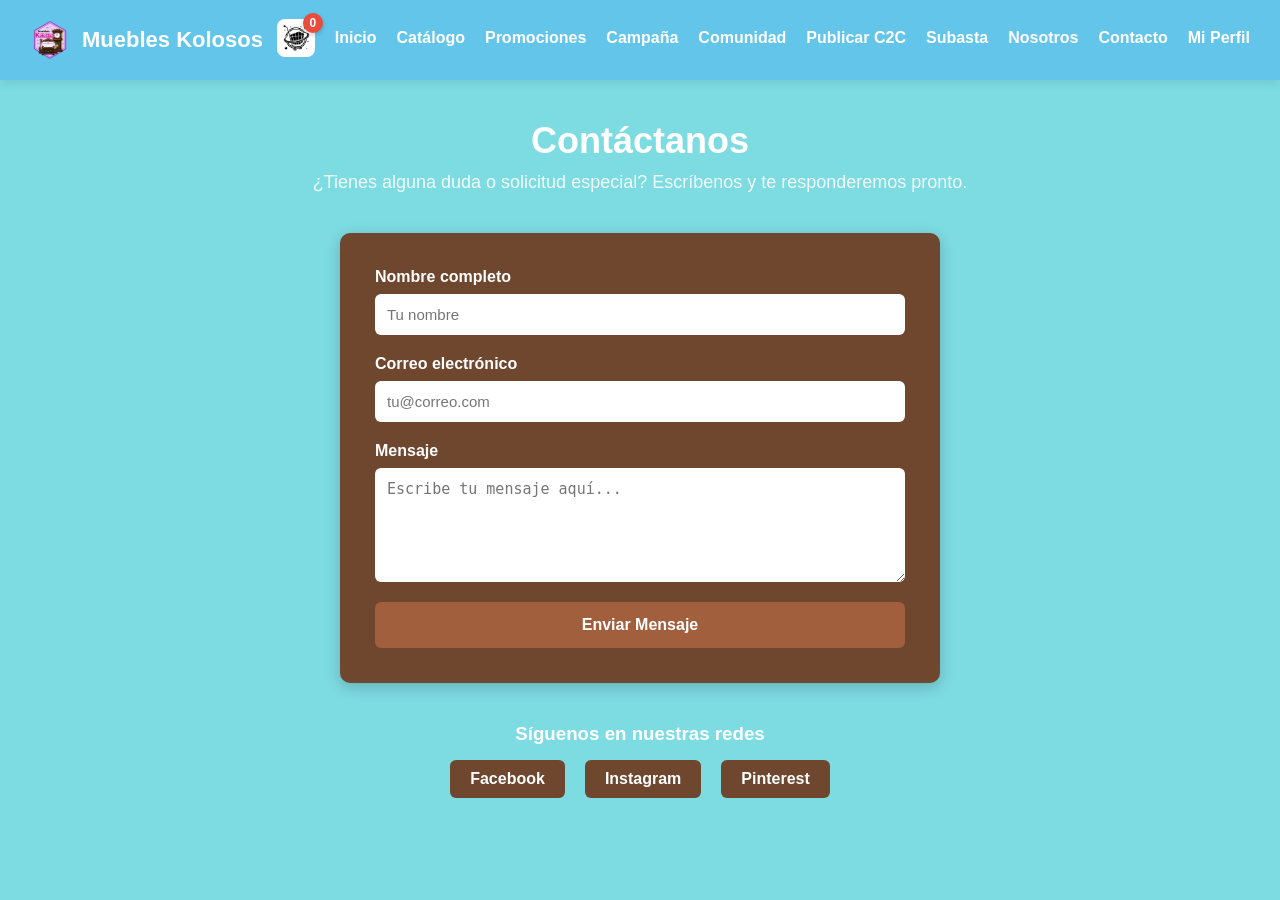
<file: contacto.html>
<!DOCTYPE html>
<html lang="es">
<head>
    <meta charset="UTF-8">
    <meta name="viewport" content="width=device-width, initial-scale=1.0">
    <title>Contacto - Muebles Kolosos</title>
    <link rel="stylesheet" href="style.css">
</head>
<body>
   <!-- BARRA SUPERIOR (HEADER) ACTUALIZADA CON TODOS LOS MÓDULOS -->
<header class="header">
    <div class="logo">
        <img src="imagenes/logo.png" alt="Logo Muebles Kolosos">
        <span>Muebles Kolosos</span>
    </div>
    <nav class="menu">
        <a href="carrito.html" class="carrito-link" aria-label="Ver carrito">
            <div class="carrito">
                <img src="imagenes/carrito.avif" alt="Carrito">
                <span id="contador-carrito" class="contador-badge">0</span>
            </div>
        </a>
        <a href="index.html">Inicio</a>
        <a href="catalogo.html">Catálogo</a>
        <a href="promociones.html">Promociones</a>
        <a href="escaparate.html">Campaña</a>
        <a href="comunidad.html">Comunidad</a>
        <a href="c2c.html">Publicar C2C</a>
        <a href="subasta.html">Subasta</a>
        <a href="nosotros.html">Nosotros</a>
        <a href="contacto.html">Contacto</a>
        <a href="perfil.html">Mi Perfil</a>
    </nav>
</header>

    <main class="contenedor-seccion">
        <h1 class="titulo-pagina">Contáctanos</h1>
        <p class="subtitulo-pagina">¿Tienes alguna duda o solicitud especial? Escríbenos y te responderemos pronto.</p>

        <form id="form-contacto" class="formulario-contacto">
            <div class="campo-form">
                <label for="nombre">Nombre completo</label>
                <input type="text" id="nombre" placeholder="Tu nombre" >
            </div>
            <div class="campo-form">
                <label for="email-contacto">Correo electrónico</label>
                <input type="email" id="email-contacto" placeholder="tu@correo.com" >
            </div>
            <div class="campo-form">
                <label for="mensaje">Mensaje</label>
                <textarea id="mensaje" rows="5" placeholder="Escribe tu mensaje aquí..." ></textarea>
            </div>
            <button type="submit" class="boton">Enviar Mensaje</button>
        </form>

        <div class="redes-sociales">
            <h3>Síguenos en nuestras redes</h3>
            <div class="iconos-redes">
                <a href="#facebook" class="link-red">Facebook</a>
                <a href="#instagram" class="link-red">Instagram</a>
                <a href="#pinterest" class="link-red">Pinterest</a>
            </div>
        </div>
    </main>

<script src="global.js"></script>
<script>
    document.addEventListener("DOMContentLoaded", () => {
        const formContacto = document.getElementById("form-contacto");
        formContacto.addEventListener("submit", (e) => {
            e.preventDefault();
            formContacto.reset();
            mostrarMensajeVisual("Mensaje enviado. ¡Nos pondremos en contacto contigo pronto!", "exito");
        });
    });
</script>
</body>
</html>
</file>
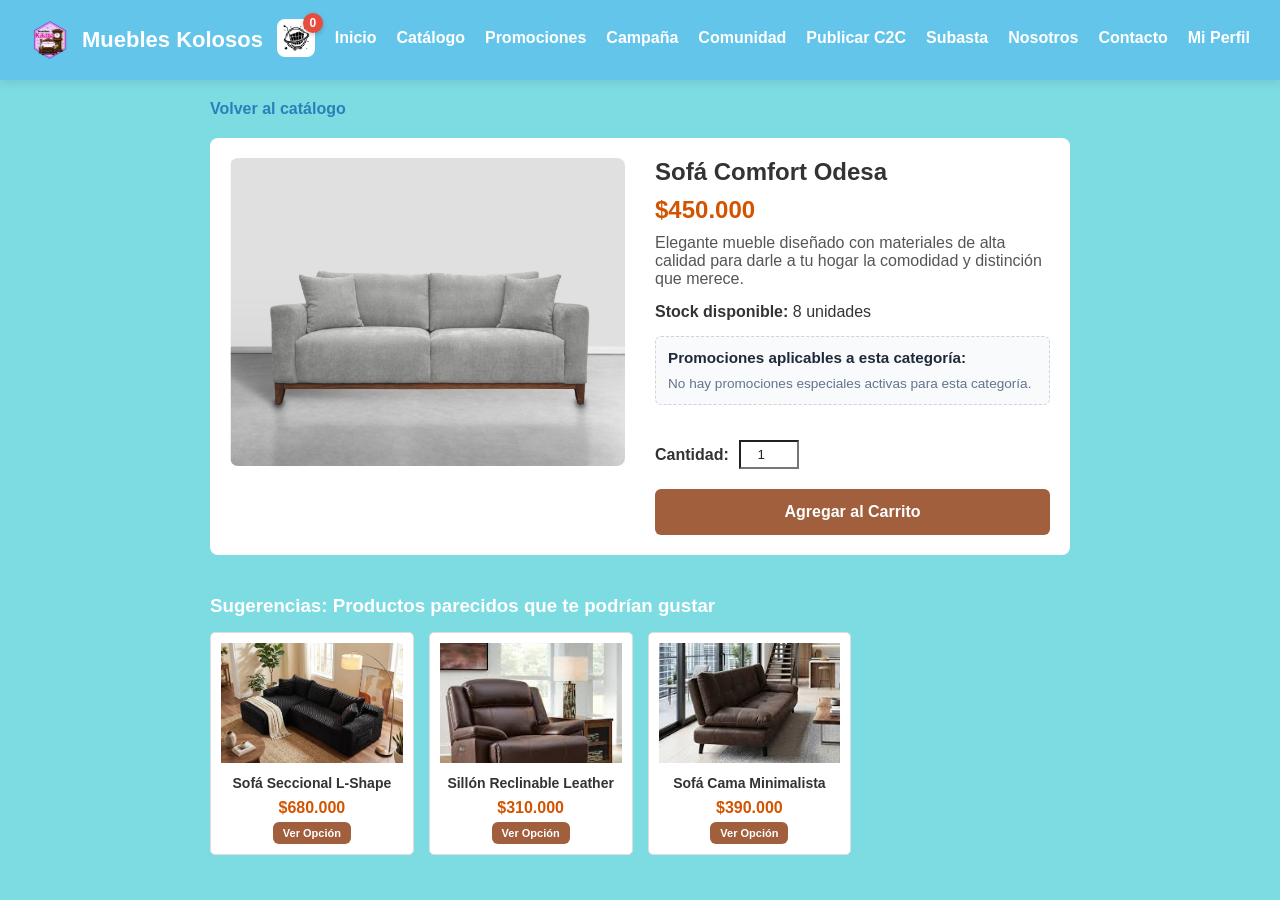
<file: detalle.html>
<!DOCTYPE html>
<html lang="es">
<head>
<meta charset="UTF-8">
<meta name="viewport" content="width=device-width, initial-scale=1.0">
<title>Detalle de Producto - Muebles Kolosos</title>
<link rel="stylesheet" href="style.css">
</head>
<body>
<header class="header">
    <div class="logo">
        <img src="imagenes/logo.png" alt="Logo Muebles Kolosos">
        <span>Muebles Kolosos</span>
    </div>
    <nav class="menu">
        <a href="carrito.html" class="carrito-link" aria-label="Ver carrito">
            <div class="carrito">
                <img src="imagenes/carrito.avif" alt="Carrito">
                <span id="contador-carrito" class="contador-badge">0</span>
            </div>
        </a>
        <a href="index.html">Inicio</a>
        <a href="catalogo.html">Catálogo</a>
        <a href="promociones.html">Promociones</a>
        <a href="escaparate.html">Campaña</a>
        <a href="comunidad.html">Comunidad</a>
        <a href="c2c.html">Publicar C2C</a>
        <a href="subasta.html">Subasta</a>
        <a href="nosotros.html">Nosotros</a>
        <a href="contacto.html">Contacto</a>
        <a href="perfil.html">Mi Perfil</a>
    </nav>
</header>

<main class="contenedor-seccion" style="padding:20px; max-width:900px; margin:auto;">
<a href="catalogo.html" style="text-decoration:none; color:#2980b9; font-weight:bold;"> Volver al catálogo</a>

<div id="detalle-contenedor" style="display:flex; flex-wrap:wrap; gap:30px; margin-top:20px; background:white; padding:20px; border-radius:8px;"></div>

<div style="margin-top:40px;">
<h3>Sugerencias: Productos parecidos que te podrían gustar</h3>
<div id="contenedor-relacionados" style="display:grid; grid-template-columns: repeat(auto-fill, minmax(200px, 1fr)); gap:15px; margin-top:15px;"></div>
</div>
</main>

<script src="productos.js"></script>
<script src="global.js"></script>
<script>
document.addEventListener("DOMContentLoaded", () => {
const params = new URLSearchParams(window.location.search);
const idProducto = params.get("id");
const productos = obtenerProductos();
const producto = productos.find(p => p.id === idProducto) || productos[0];
const contenedor = document.getElementById("detalle-contenedor");
const contenedorRel = document.getElementById("contenedor-relacionados");

contenedor.innerHTML = `
<div style="flex: 1; min-width:280px;">
<img src="${producto.imagen}" alt="${producto.nombre}" style="width: 100%; border-radius:8px; object-fit:cover; max-height:350px;" onerror="this.src='https://via.placeholder.com/300'">
</div>
<div style="flex: 1; min-width: 280px; display:flex; flex-direction:column; justify-content:center; color: #333;">
<h2>${producto.nombre}</h2>
<p style="font-size:24px; color:#d35400; font-weight:bold; margin: 10px 0;">${producto.precio}</p>
<p style="color:#555; margin-bottom: 15px;">Elegante mueble diseñado con materiales de alta calidad para darle a tu hogar la comodidad y distinción que merece.</p>
<p><strong>Stock disponible:</strong> ${producto.stock} unidades</p>
<div id="box-promociones-categoria" style="margin: 15px 0; padding: 12px; background: #f8fafc; border: 1px dashed #cbd5e1; border-radius: 6px;">
<h4 style="margin: 0 0 8px 0; color: #1e293b; font-size: 0.95rem;">Promociones aplicables a esta categoría:</h4>
<div id="lista-promos-aplicables"></div>
</div>
<div style="display:flex; align-items:center; gap: 10px; margin:20px 0;">
<label for="cant"><strong>Cantidad:</strong></label>
<input type="number" id="cant" value="1" min="1" max="${producto.stock || 1}" style="width:60px; padding:5px; text-align:center;">
</div>
<button id="btn-agregar-detalle" class="boton" ${producto.stock === 0 ? 'disabled' : ''}>Agregar al Carrito</button>
</div>
`;

function cargarPromocionesDeCategoria() {
const divPromos = document.getElementById("lista-promos-aplicables");
let promociones = [];
try {
promociones = JSON.parse(localStorage.getItem("promociones_kolosos")) || [];
} catch (e) {
promociones = [];
}
const catProd = String(producto.categoria || "").toLowerCase().trim();
const promocionesValidas = promociones.filter(p => {
if (!p || p.estado !== "Activo") return false;
const aplicaA = String(p.aplica || "").toLowerCase().trim();
return aplicaA.includes("todo") || aplicaA.includes(catProd) || (catProd && catProd.includes(aplicaA));
});
if (promocionesValidas.length === 0) {
divPromos.innerHTML = `<span style="font-size: 0.85rem; color: #64748b;">No hay promociones especiales activas para esta categoría.</span>`;
return;
}
divPromos.innerHTML = promocionesValidas.map(p => `
<div style="display: flex; align-items: center; justify-content: space-between; margin-top: 6px; background: #ffffff; padding: 6px 10px; border-radius: 4px; border: 1px solid #e2e8f0;">
<span style="font-size: 0.85rem; color: #0f172a;"><strong>${p.descuento}</strong> (${p.aplica})</span>
<span style="background: #e0f2fe; color: #0369a1; padding: 2px 8px; border-radius: 4px; font-weight: bold; font-size: 0.8rem;">Código: ${p.codigo}</span>
</div>
`).join("");
}
cargarPromocionesDeCategoria();

document.getElementById("btn-agregar-detalle").addEventListener("click", () => {
const cantidad = parseInt(document.getElementById("cant").value) || 1;
let carrito = JSON.parse(localStorage.getItem("carrito_kolosos")) || [];
const itemExistente = carrito.find(item => item.id === producto.id);
if (itemExistente) {
itemExistente.cantidad += cantidad;
} else {
carrito.push({...producto, cantidad });
}
localStorage.setItem("carrito_kolosos", JSON.stringify(carrito));
actualizarContadorCarrito();
mostrarMensajeVisual("✅ Producto agregado con éxito al carrito", "exito");
});

const relacionados = productos.filter(p => p.categoria === producto.categoria && p.id !== producto.id).slice(0, 3);
relacionados.forEach(rel => {
const item = document.createElement("div");
item.style = "border:1px solid #ddd; padding:10px; border-radius:5px; background:white; text-align:center; color: #333;";
item.innerHTML = `
<img src="${rel.imagen}" style="width:100%; height: 120px; object-fit:cover;" onerror="this.src='https://via.placeholder.com/150'">
<h4 style="font-size: 14px; margin:8px 0;">${rel.nombre}</h4>
<p style="color:#d35400; font-weight:bold;">${rel.precio}</p>
<a href="detalle.html?id=${rel.id}" class="boton" style="font-size: 11px; padding:5px 10px; text-decoration:none; display:inline-block; margin-top:5px;">Ver Opción</a>
`;
contenedorRel.appendChild(item);
});
});
</script>
</body>
</html>
</file>
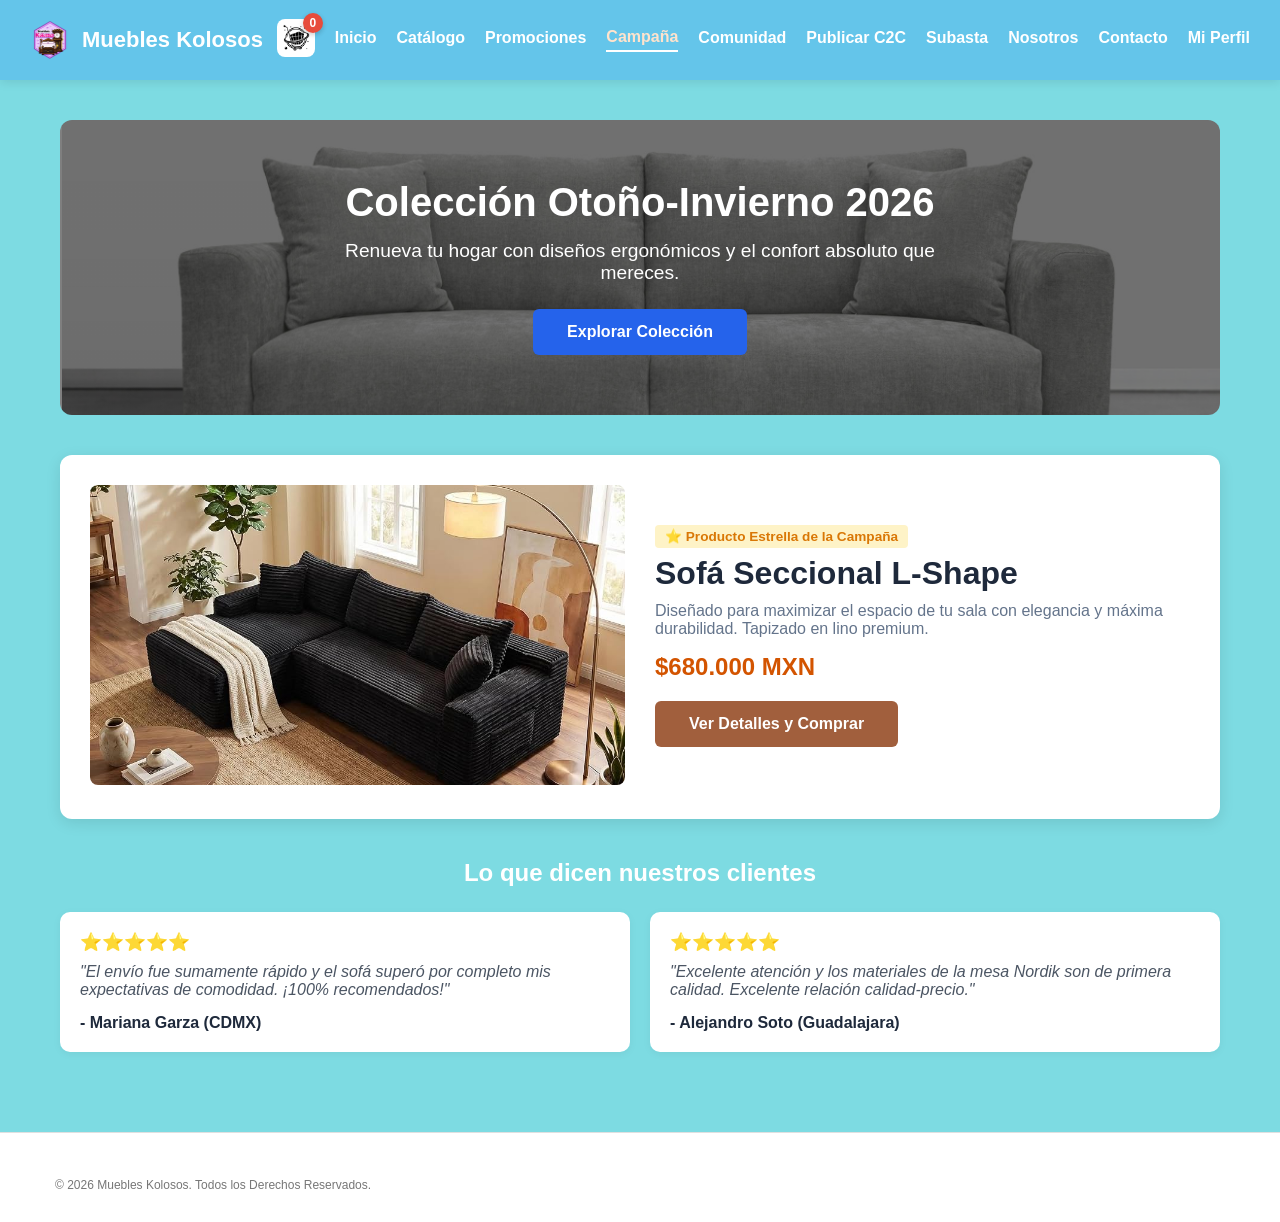
<file: escaparate.html>
<!DOCTYPE html>
<html lang="es">
<head>
    <meta charset="UTF-8">
    <meta name="viewport" content="width=device-width, initial-scale=1.0">
    <title>Campaña Exclusiva - Muebles Kolosos</title>
    <link rel="stylesheet" href="style.css">
</head>
<body>
   <!-- BARRA SUPERIOR (HEADER) ACTUALIZADA CON TODOS LOS MÓDULOS -->
<header class="header">
    <div class="logo">
        <img src="imagenes/logo.png" alt="Logo Muebles Kolosos">
        <span>Muebles Kolosos</span>
    </div>
    <nav class="menu">
        <a href="carrito.html" class="carrito-link" aria-label="Ver carrito">
            <div class="carrito">
                <img src="imagenes/carrito.avif" alt="Carrito">
                <span id="contador-carrito" class="contador-badge">0</span>
            </div>
        </a>
        <a href="index.html">Inicio</a>
        <a href="catalogo.html">Catálogo</a>
        <a href="promociones.html">Promociones</a>
        <a href="escaparate.html" class="activo">Campaña</a>
        <a href="comunidad.html">Comunidad</a>
        <a href="c2c.html">Publicar C2C</a>
        <a href="subasta.html">Subasta</a>
        <a href="nosotros.html">Nosotros</a>
        <a href="contacto.html">Contacto</a>
        <a href="perfil.html">Mi Perfil</a>
    </nav>
</header>
    <main class="contenedor-seccion">
        <div style="background: linear-gradient(rgba(0,0,0,0.5), rgba(0,0,0,0.5)), url('imagenes/sofa.png') center/cover; padding: 60px 20px; border-radius: 12px; text-align: center; color: white; margin-bottom: 40px;">
            <h1 style="font-size: 2.5rem; margin-bottom: 15px;">Colección Otoño-Invierno 2026</h1>
            <p style="font-size: 1.2rem; max-width: 600px; margin: 0 auto 25px auto;">Renueva tu hogar con diseños ergonómicos y el confort absoluto que mereces.</p>
            <a href="catalogo.html" class="boton" style="background-color: #2563eb;">Explorar Colección</a>
        </div>
        <div style="background: white; border-radius: 12px; padding: 30px; display: flex; flex-wrap: wrap; gap: 30px; align-items: center; color: #333; margin-bottom: 40px; box-shadow: 0 4px 15px rgba(0,0,0,0.1);">
            <div style="flex: 1; min-width: 280px;">
                <img src="imagenes/sofa2.jpg" alt="Sofá Destacado" style="width: 100%; border-radius: 8px; object-fit: cover; max-height: 300px;">
            </div>
            <div style="flex: 1; min-width: 280px;">
                <span style="background: #fef3c7; color: #d97706; padding: 4px 10px; border-radius: 4px; font-weight: bold; font-size: 0.85rem;">⭐ Producto Estrella de la Campaña</span>
                <h2 style="font-size: 2rem; margin: 10px 0; color: #1e293b;">Sofá Seccional L-Shape</h2>
                <p style="color: #64748b; margin-bottom: 15px;">Diseñado para maximizar el espacio de tu sala con elegancia y máxima durabilidad. Tapizado en lino premium.</p>
                <p style="font-size: 1.5rem; font-weight: bold; color: #d35400; margin-bottom: 20px;">$680.000 MXN</p>
                <a href="detalle.html?id=sofa-lshape" class="boton">Ver Detalles y Comprar</a>
            </div>
        </div>
        <h2 style="text-align: center; margin-bottom: 25px; color: white;">Lo que dicen nuestros clientes</h2>
        <div style="display: grid; grid-template-columns: repeat(auto-fit, minmax(280px, 1fr)); gap: 20px;">
            <div style="background: white; padding: 20px; border-radius: 10px; color: #333; box-shadow: 0 2px 8px rgba(0,0,0,0.05);">
                <div style="color: #f59e0b; font-size: 1.1rem; margin-bottom: 10px;">⭐⭐⭐⭐⭐</div>
                <p style="font-style: italic; color: #4b5563; margin-bottom: 15px;">"El envío fue sumamente rápido y el sofá superó por completo mis expectativas de comodidad. ¡100% recomendados!"</p>
                <p style="font-weight: bold; color: #1e293b;">- Mariana Garza (CDMX)</p>
            </div>
            <div style="background: white; padding: 20px; border-radius: 10px; color: #333; box-shadow: 0 2px 8px rgba(0,0,0,0.05);">
                <div style="color: #f59e0b; font-size: 1.1rem; margin-bottom: 10px;">⭐⭐⭐⭐⭐</div>
                <p style="font-style: italic; color: #4b5563; margin-bottom: 15px;">"Excelente atención y los materiales de la mesa Nordik son de primera calidad. Excelente relación calidad-precio."</p>
                <p style="font-weight: bold; color: #1e293b;">- Alejandro Soto (Guadalajara)</p>
            </div>
        </div>
    </main>
    <footer class="footer-kolosos" style="margin-top: 40px;">
        <div class="footer-inferior" style="text-align: center; padding: 15px;">
            <p>© 2026 Muebles Kolosos. Todos los Derechos Reservados.</p>
        </div>
    </footer>
    <script src="global.js"></script>
</body>
</html>
</file>
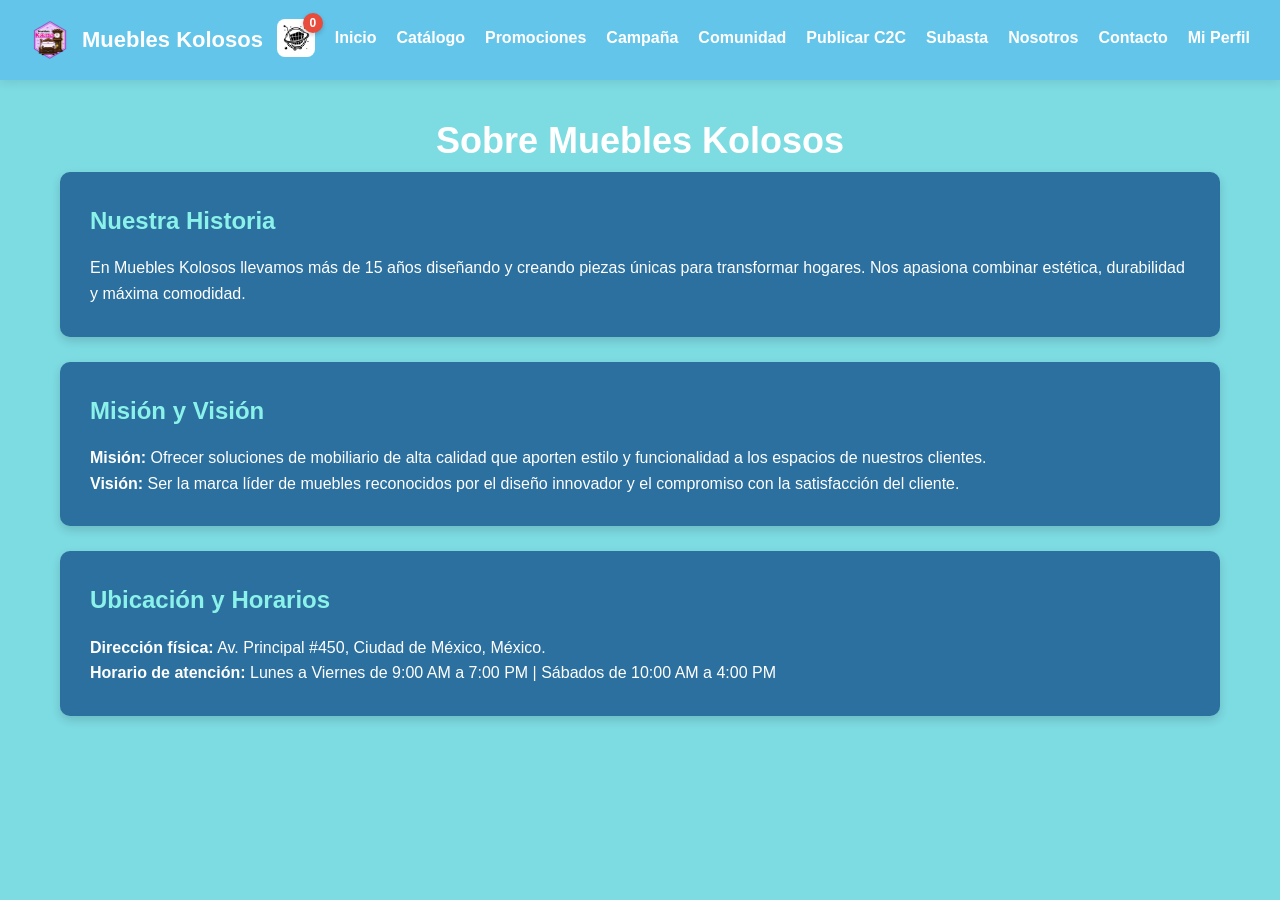
<file: nosotros.html>
<!DOCTYPE html>
<html lang="es">

<head>
    <meta charset="UTF-8">
    <meta name="viewport" content="width=device-width, initial-scale=1.0">
    <title>Nosotros - Muebles Kolosos</title>
    <link rel="stylesheet" href="style.css">
</head>

<body>

<!-- BARRA SUPERIOR (HEADER) ACTUALIZADA CON TODOS LOS MÓDULOS -->
<header class="header">
    <div class="logo">
        <img src="imagenes/logo.png" alt="Logo Muebles Kolosos">
        <span>Muebles Kolosos</span>
    </div>
    <nav class="menu">
        <a href="carrito.html" class="carrito-link" aria-label="Ver carrito">
            <div class="carrito">
                <img src="imagenes/carrito.avif" alt="Carrito">
                <span id="contador-carrito" class="contador-badge">0</span>
            </div>
        </a>
        <a href="index.html">Inicio</a>
        <a href="catalogo.html">Catálogo</a>
        <a href="promociones.html">Promociones</a>
        <a href="escaparate.html">Campaña</a>
        <a href="comunidad.html">Comunidad</a>
        <a href="c2c.html">Publicar C2C</a>
        <a href="subasta.html">Subasta</a>
        <a href="nosotros.html">Nosotros</a>
        <a href="contacto.html">Contacto</a>
        <a href="perfil.html">Mi Perfil</a>
    </nav>
</header>

    <!-- SECCIÓN NOSOTROS -->
    <main class="contenedor-seccion">
        <h1 class="titulo-pagina">Sobre Muebles Kolosos</h1>

        <div class="contenido-nosotros">
            <div class="bloque-texto">
                <h2>Nuestra Historia</h2>
                <p>En Muebles Kolosos llevamos más de 15 años diseñando y creando piezas únicas para transformar hogares. Nos apasiona combinar estética, durabilidad y máxima comodidad.</p>
            </div>

            <div class="bloque-texto">
                <h2>Misión y Visión</h2>
                <p><strong>Misión:</strong> Ofrecer soluciones de mobiliario de alta calidad que aporten estilo y funcionalidad a los espacios de nuestros clientes.</p>
                <p><strong>Visión:</strong> Ser la marca líder de muebles reconocidos por el diseño innovador y el compromiso con la satisfacción del cliente.</p>
            </div>

            <div class="bloque-texto">
                <h2>Ubicación y Horarios</h2>
                <p><strong>Dirección física:</strong> Av. Principal #450, Ciudad de México, México.</p>
                <p><strong>Horario de atención:</strong> Lunes a Viernes de 9:00 AM a 7:00 PM | Sábados de 10:00 AM a 4:00 PM</p>
            </div>
        </div>
    </main>
<script src="global.js"></script>
</body>

</html>
</file>
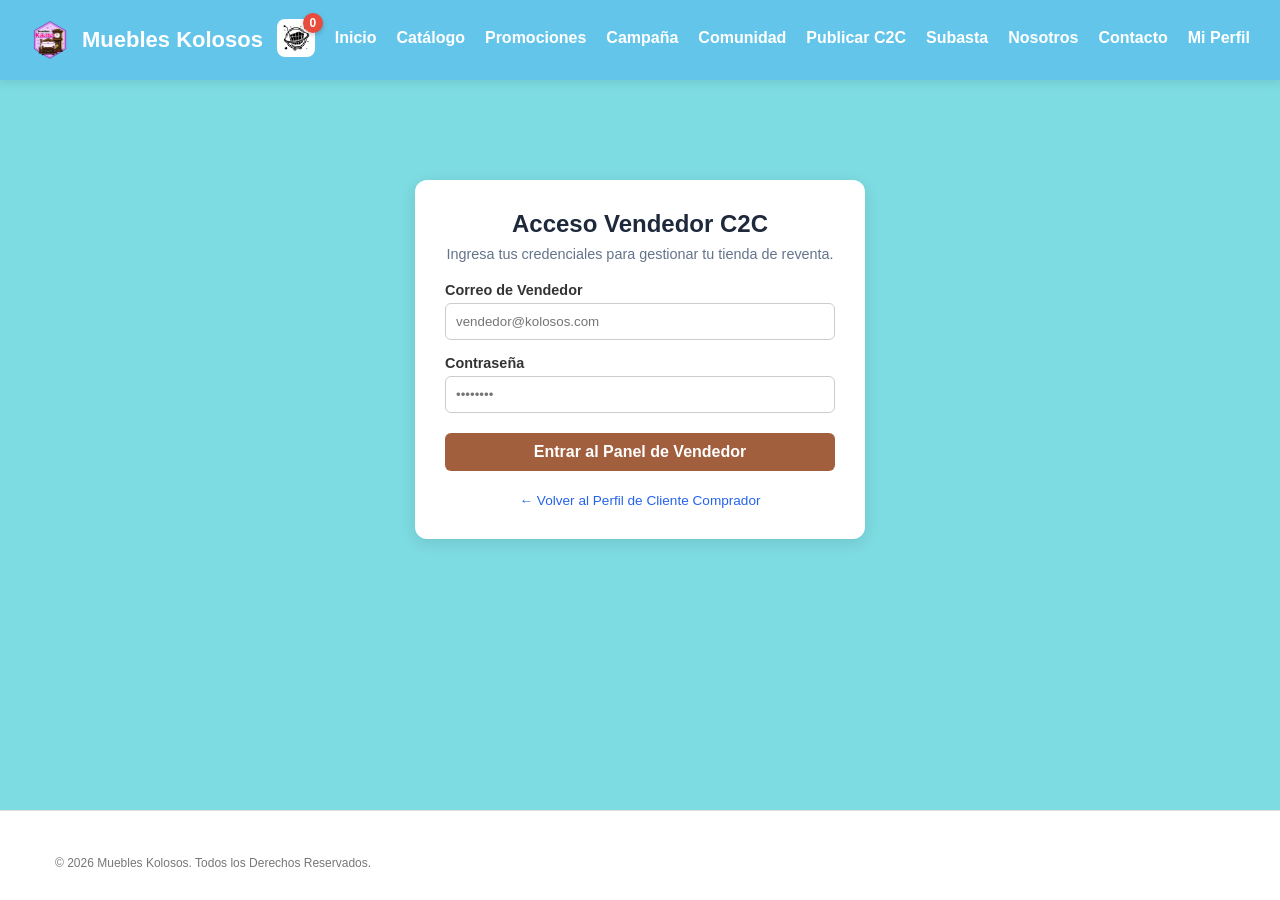
<file: perfil-vendedor.html>
<!DOCTYPE html>
<html lang="es">
<head>
    <meta charset="UTF-8">
    <meta name="viewport" content="width=device-width, initial-scale=1.0">
    <title>Perfil Vendedor C2C - Muebles Kolosos</title>
    <link rel="stylesheet" href="style.css">
</head>
<body>
    <!-- BARRA SUPERIOR (HEADER) -->
    <header class="header">
        <div class="logo">
            <img src="imagenes/logo.png" alt="Logo Muebles Kolosos">
            <span>Muebles Kolosos</span>
        </div>
        <nav class="menu">
            <a href="carrito.html" class="carrito-link" aria-label="Ver carrito">
                <div class="carrito">
                    <img src="imagenes/carrito.avif" alt="Carrito">
                    <span id="contador-carrito" class="contador-badge">0</span>
                </div>
            </a>
            <a href="index.html">Inicio</a>
            <a href="catalogo.html">Catálogo</a>
            <a href="promociones.html">Promociones</a>
            <a href="escaparate.html">Campaña</a>
            <a href="comunidad.html">Comunidad</a>
            <a href="c2c.html">Publicar C2C</a>
            <a href="subasta.html">Subasta</a>
            <a href="nosotros.html">Nosotros</a>
            <a href="contacto.html">Contacto</a>
            <a href="perfil.html">Mi Perfil</a>
        </nav>
    </header>

    <main class="contenedor-seccion" style="max-width: 950px; padding: 20px;">
        
        <!-- BLOQUE DE INICIO DE SESIÓN DE VENDEDOR -->
        <div id="box-login-vendedor" style="background: white; padding: 30px; border-radius: 12px; max-width: 450px; margin: 40px auto; box-shadow: 0 4px 15px rgba(0,0,0,0.1); color: #333;">
            <h2 style="color: #1e293b; margin-bottom: 8px; text-align: center;">Acceso Vendedor C2C</h2>
            <p style="color: #64748b; font-size: 0.9rem; text-align: center; margin-bottom: 20px;">Ingresa tus credenciales para gestionar tu tienda de reventa.</p>
            <form id="form-login-vend">
                <div style="margin-bottom: 15px;">
                    <label style="font-weight: bold; font-size: 0.9rem; display: block; margin-bottom: 5px;">Correo de Vendedor</label>
                    <input type="email" id="vend-login-email" placeholder="vendedor@kolosos.com" style="width: 100%; padding: 10px; border: 1px solid #ccc; border-radius: 6px;">
                </div>
                <div style="margin-bottom: 20px;">
                    <label style="font-weight: bold; font-size: 0.9rem; display: block; margin-bottom: 5px;">Contraseña</label>
                    <input type="password" id="vend-login-pass" placeholder="••••••••" style="width: 100%; padding: 10px; border: 1px solid #ccc; border-radius: 6px;">
                </div>
                <button type="submit" class="boton" style="width: 100%; padding: 10px;">Entrar al Panel de Vendedor</button>
            </form>
            <div style="text-align: center; margin-top: 20px;">
                <a href="perfil.html" style="color: #2563eb; font-size: 0.85rem; text-decoration: none;">← Volver al Perfil de Cliente Comprador</a>
            </div>
        </div>

        <!-- PANEL DE VENDEDOR (Oculto hasta iniciar sesión) -->
        <div id="box-panel-vendedor" class="oculto">
            
            <!-- Cabecera del Panel -->
            <div style="background: linear-gradient(135deg, #1e293b, #334155); color: white; padding: 25px; border-radius: 12px; margin-bottom: 25px; display: flex; justify-content: space-between; align-items: center; flex-wrap: wrap; gap: 15px;">
                <div>
                    <h1 style="font-size: 1.6rem; margin: 0; color: white;">🏪 Panel de Vendedor C2C</h1>
                    <p style="margin: 5px 0 0 0; color: #cbd5e1; font-size: 0.95rem;">Gestiona tus publicaciones, edita información y revisa tus ventas.</p>
                </div>
                <button id="btn-logout-vend" class="boton" style="background: #ef4444; font-size: 0.85rem; padding: 8px 14px;">Cerrar Sesión</button>
            </div>

            <!-- Formulario para Publicar Nuevo Mueble -->
            <div style="background: white; padding: 25px; border-radius: 12px; color: #333; margin-bottom: 30px; box-shadow: 0 4px 15px rgba(0,0,0,0.1);">
                <h3 style="margin-bottom: 15px; color: #1e293b;">➕ Publicar Nuevo Mueble C2C</h3>
                <form id="form-vendedor-c2c" style="display: flex; flex-direction: column; gap: 15px;">
                    <div style="display: flex; gap: 15px; flex-wrap: wrap;">
                        <div style="flex: 1; min-width: 250px;">
                            <label style="font-weight: bold; font-size: 0.9rem; display: block; margin-bottom: 5px;">Título del Mueble</label>
                            <input type="text" id="vend-c2c-nombre" placeholder="Ej. Escritorio de Madera" style="width: 100%; padding: 10px; border: 1px solid #ccc; border-radius: 6px;">
                        </div>
                        <div style="flex: 1; min-width: 250px;">
                            <label style="font-weight: bold; font-size: 0.9rem; display: block; margin-bottom: 5px;">Precio</label>
                            <input type="text" id="vend-c2c-precio" placeholder="$150.000" style="width: 100%; padding: 10px; border: 1px solid #ccc; border-radius: 6px;">
                        </div>
                    </div>
                    <div style="display: flex; gap: 15px; flex-wrap: wrap;">
                        <div style="flex: 1; min-width: 250px;">
                            <label style="font-weight: bold; font-size: 0.9rem; display: block; margin-bottom: 5px;">Categoría</label>
                            <select id="vend-c2c-categoria" style="width: 100%; padding: 10px; border: 1px solid #ccc; border-radius: 6px;">
                                <option value="sofas">Sofás</option>
                                <option value="mesas">Mesas</option>
                                <option value="camas">Camas</option>
                            </select>
                        </div>
                        <div style="flex: 1; min-width: 250px;">
                            <label style="font-weight: bold; font-size: 0.9rem; display: block; margin-bottom: 5px;">Ruta de Imagen</label>
                            <input type="text" id="vend-c2c-imagen" placeholder="imagenes/escritorio.jpeg" style="width: 100%; padding: 10px; border: 1px solid #ccc; border-radius: 6px;">
                        </div>
                    </div>
                    <button type="submit" class="boton" style="margin-top: 10px;">Publicar Mueble</button>
                </form>
            </div>

            <!-- Tabla Mis Publicaciones Activas -->
            <div style="background: white; padding: 22px; border-radius: 12px; color: #333; margin-bottom: 30px; box-shadow: 0 2px 10px rgba(0,0,0,0.08);">
                <h3 style="margin-bottom: 15px; color: #1e293b;">📋 Mis Publicaciones Activas</h3>
                <div style="overflow-x: auto;">
                    <table style="width: 100%; border-collapse: collapse; text-align: left;">
                        <thead>
                            <tr style="background: #2563eb; color: white; font-size: 0.85rem;">
                                <th style="padding: 10px;">IMAGEN / PRODUCTO</th>
                                <th style="padding: 10px;">CATEGORÍA</th>
                                <th style="padding: 10px;">PRECIO</th>
                                <th style="padding: 10px; text-align: center;">ACCIONES</th>
                            </tr>
                        </thead>
                        <tbody id="tabla-vendedor-publicaciones">
                            <!-- Carga dinámica -->
                        </tbody>
                    </table>
                </div>
            </div>

            <!-- Pedidos Recibidos -->
            <div style="background: white; padding: 22px; border-radius: 12px; color: #333; margin-bottom: 30px; box-shadow: 0 2px 10px rgba(0,0,0,0.08);">
                <h3 style="margin-bottom: 15px; color: #1e293b;">🚚 Pedidos Recibidos de Compradores</h3>
                <div style="background: #f8fafc; padding: 12px; border-radius: 8px; border: 1px solid #e2e8f0; display:flex; justify-content:space-between; align-items:center;">
                    <div>
                        <strong>Escritorio de Madera Usado</strong>
                        <p style="margin: 3px 0 0 0; color: #64748b; font-size: 0.85rem;">Comprador: Carlos Mendoza | Monto: $150.000</p>
                    </div>
                    <span style="background: #dcfce7; color: #15803d; padding: 4px 10px; border-radius: 6px; font-weight: bold; font-size: 0.8rem;">En camino 🚚</span>
                </div>
            </div>

            <!-- Reseñas Recibidas Dinámicas -->
            <div style="background: white; padding: 22px; border-radius: 12px; color: #333; margin-bottom: 40px; box-shadow: 0 2px 10px rgba(0,0,0,0.08);">
                <h3 style="margin-bottom: 15px; color: #1e293b;">⭐ Reseñas y Opiniones Recibidas</h3>
                <div id="contenedor-resenas-vendedor" style="display: flex; flex-direction: column; gap: 12px;">
                    <!-- Aquí se cargan dinámicamente las reseñas de C2C -->
                </div>
            </div>
        </div>
    </main>

    <!-- Modal para Editar Publicación -->
    <div id="modal-editar-vendedor-c2c" class="overlay-sidebar oculto" style="display: flex; justify-content: center; align-items: center; pointer-events: auto;">
        <div style="background: #fff; padding: 25px; border-radius: 8px; width: 90%; max-width: 420px; color: #1f2937;">
            <h3 style="margin-bottom: 15px;">Editar Mi Publicación</h3>
            <form id="form-editar-vendedor-c2c">
                <input type="hidden" id="edit-vend-p-id">
                <div style="margin-bottom: 10px;"><label>Título:</label><input type="text" id="edit-vend-p-nombre" style="width: 100%; padding: 8px; border: 1px solid #ccc;"></div>
                <div style="margin-bottom: 10px;"><label>Categoría:</label><select id="edit-vend-p-categoria" style="width: 100%; padding: 8px; border: 1px solid #ccc;"><option value="sofas">Sofás</option><option value="mesas">Mesas</option><option value="camas">Camas</option></select></div>
                <div style="margin-bottom: 10px;"><label>Precio:</label><input type="text" id="edit-vend-p-precio" style="width: 100%; padding: 8px; border: 1px solid #ccc;"></div>
                <div style="margin-bottom: 15px;"><label>Imagen (Ruta):</label><input type="text" id="edit-vend-p-imagen" style="width: 100%; padding: 8px; border: 1px solid #ccc;"></div>
                <div style="display:flex; gap:10px;">
                    <button type="submit" class="boton" style="flex:1;">Guardar Cambios</button>
                    <button type="button" id="btn-cerrar-modal-vend" class="boton" style="background:#6b7280;">Cancelar</button>
                </div>
            </form>
        </div>
    </div>

    <footer class="footer-kolosos" style="margin-top: 40px;">
        <div class="footer-inferior" style="text-align: center; padding: 15px;">
            <p>© 2026 Muebles Kolosos. Todos los Derechos Reservados.</p>
        </div>
    </footer>

    <script src="global.js"></script>
    <script>
        document.addEventListener("DOMContentLoaded", () => {
            const boxLogin = document.getElementById("box-login-vendedor");
            const boxPanel = document.getElementById("box-panel-vendedor");
            const formLoginVend = document.getElementById("form-login-vend");
            const btnLogoutVend = document.getElementById("btn-logout-vend");

            const tablaPubs = document.getElementById("tabla-vendedor-publicaciones");
            const formVendedorC2C = document.getElementById("form-vendedor-c2c");
            const contenedorResenasVend = document.getElementById("contenedor-resenas-vendedor");
            
            const modalEditarVend = document.getElementById("modal-editar-vendedor-c2c");
            const formEditarVend = document.getElementById("form-editar-vendedor-c2c");
            const btnCerrarModalVend = document.getElementById("btn-cerrar-modal-vend");

            function comprobarSesionVendedor() {
                const sesion = localStorage.getItem("sesion_vendedor_activa");
                if (sesion === "true") {
                    boxLogin.classList.add("oculto");
                    boxPanel.classList.remove("oculto");
                    renderizarTabla();
                    renderizarResenasVendedor();
                } else {
                    boxPanel.classList.add("oculto");
                    boxLogin.classList.remove("oculto");
                }
            }

            formLoginVend.addEventListener("submit", (e) => {
                e.preventDefault();
                localStorage.setItem("sesion_vendedor_activa", "true");
                comprobarSesionVendedor();
                formLoginVend.reset();
            });

            btnLogoutVend.addEventListener("click", () => {
                localStorage.removeItem("sesion_vendedor_activa");
                comprobarSesionVendedor();
            });

            function obtenerPublicaciones() {
                let pubs = JSON.parse(localStorage.getItem("productos_c2c"));
                if (!pubs || pubs.length === 0) {
                    pubs = [
                        { id: "c2c-1", nombre: "Escritorio de Madera Usado", categoria: "mesas", precio: "$150.000", imagen: "imagenes/escritorio.jpeg" },
                        { id: "c2c-2", nombre: "Sofá Seccional L-Shape", categoria: "sofas", precio: "$450.000", imagen: "imagenes/sofa.png" },
                        { id: "c2c-3", nombre: "Mesa Comedor Nordik", categoria: "mesas", precio: "$280.000", imagen: "imagenes/comedor.jpeg" }
                    ];
                    localStorage.setItem("productos_c2c", JSON.stringify(pubs));
                }
                return pubs;
            }

            function renderizarTabla() {
                const pubs = obtenerPublicaciones();
                tablaPubs.innerHTML = "";

                if (pubs.length === 0) {
                    tablaPubs.innerHTML = `<tr><td colspan="4" style="text-align:center; padding: 15px; color: #64748b;">No tienes publicaciones activas.</td></tr>`;
                    return;
                }

                pubs.forEach(p => {
                    const tr = document.createElement("tr");
                    tr.style = "border-bottom: 1px solid #e2e8f0;";
                    tr.innerHTML = `
                        <td style="padding: 10px; display:flex; align-items:center; gap:10px;">
                            <img src="${p.imagen}" style="width: 40px; height: 40px; object-fit: cover; border-radius: 4px;" onerror="this.src='https://via.placeholder.com/40'">
                            <strong>${p.nombre}</strong>
                        </td>
                        <td style="padding: 10px; text-transform: capitalize;">${p.categoria}</td>
                        <td style="padding: 10px; color: #d35400; font-weight: bold;">${p.precio}</td>
                        <td style="padding: 10px; text-align: center;">
                            <button onclick="abrirEditarVendedor('${p.id}')" style="background:#2563eb; color:white; border:none; padding:5px 10px; border-radius:4px; font-size:12px; cursor:pointer; margin-right:5px;">✏️ Editar</button>
                            <button onclick="retirarMuebleVendedor('${p.id}')" style="background:#ef4444; color:white; border:none; padding:5px 10px; border-radius:4px; font-size:12px; cursor:pointer;">🗑️ Retirar</button>
                        </td>
                    `;
                    tablaPubs.appendChild(tr);
                });
            }

            function renderizarResenasVendedor() {
                const resenasObjeto = JSON.parse(localStorage.getItem("resenas_productos_c2c")) || {};
                const resenasLista = JSON.parse(localStorage.getItem("resenas_c2c")) || [];
                
                contenedorResenasVend.innerHTML = "";
                let listaTotal = [];

                Object.keys(resenasObjeto).forEach(prodId => {
                    if (Array.isArray(resenasObjeto[prodId])) {
                        resenasObjeto[prodId].forEach(r => listaTotal.push(r));
                    }
                });

                if (Array.isArray(resenasLista)) {
                    resenasLista.forEach(r => listaTotal.push(r));
                }

                if (listaTotal.length === 0) {
                    listaTotal.push({
                        autor: "Cliente C2C",
                        estrellas: "⭐⭐⭐⭐⭐",
                        texto: "Excelente producto y servicio entregado a tiempo.",
                        fecha: "Reciente"
                    });
                }

                listaTotal.forEach(r => {
                    const div = document.createElement("div");
                    div.style = "background: #f8fafc; padding: 12px; border-radius: 8px; border: 1px solid #e2e8f0;";
                    div.innerHTML = `
                        <div style="display: flex; justify-content: space-between; align-items: center; margin-bottom: 4px;">
                            <strong>👤 ${r.autor || r.usuario || 'Cliente C2C'}</strong>
                            <span style="color: #f59e0b; font-size: 0.9rem;">${r.estrellas || '⭐⭐⭐⭐⭐'}</span>
                        </div>
                        <p style="margin: 4px 0 0 0; color: #475569; font-size: 0.9rem;">"${r.texto || r.comentario || 'Excelente servicio.'}"</p>
                    `;
                    contenedorResenasVend.appendChild(div);
                });
            }

            formVendedorC2C.addEventListener("submit", (e) => {
                e.preventDefault();
                const nuevo = {
                    id: "c2c-" + Date.now(),
                    nombre: document.getElementById("vend-c2c-nombre").value,
                    precio: document.getElementById("vend-c2c-precio").value,
                    categoria: document.getElementById("vend-c2c-categoria").value,
                    imagen: document.getElementById("vend-c2c-imagen").value
                };

                let pubs = obtenerPublicaciones();
                pubs.push(nuevo);
                localStorage.setItem("productos_c2c", JSON.stringify(pubs));

                let catalogoGeneral = JSON.parse(localStorage.getItem("productos_kolosos")) || [];
                catalogoGeneral.push(nuevo);
                localStorage.setItem("productos_kolosos", JSON.stringify(catalogoGeneral));

                renderizarTabla();
                formVendedorC2C.reset();
                alert("🚀 ¡Mueble publicado con éxito y sincronizado!");
            });

            window.abrirEditarVendedor = function(id) {
                const pubs = obtenerPublicaciones();
                const p = pubs.find(item => item.id === id);
                if (!p) return;
                document.getElementById("edit-vend-p-id").value = p.id;
                document.getElementById("edit-vend-p-nombre").value = p.nombre;
                document.getElementById("edit-vend-p-categoria").value = p.categoria;
                document.getElementById("edit-vend-p-precio").value = p.precio;
                document.getElementById("edit-vend-p-imagen").value = p.imagen;
                modalEditarVend.classList.remove("oculto");
            };

            if(btnCerrarModalVend) {
                btnCerrarModalVend.onclick = () => modalEditarVend.classList.add("oculto");
            }

            formEditarVend.addEventListener("submit", (e) => {
                e.preventDefault();
                const id = document.getElementById("edit-vend-p-id").value;
                let pubs = obtenerPublicaciones();
                let index = pubs.findIndex(item => item.id === id);
                if (index !== -1) {
                    pubs[index].nombre = document.getElementById("edit-vend-p-nombre").value;
                    pubs[index].categoria = document.getElementById("edit-vend-p-categoria").value;
                    pubs[index].precio = document.getElementById("edit-vend-p-precio").value;
                    pubs[index].imagen = document.getElementById("edit-vend-p-imagen").value;
                    localStorage.setItem("productos_c2c", JSON.stringify(pubs));

                    let catalogoGeneral = JSON.parse(localStorage.getItem("productos_kolosos")) || [];
                    catalogoGeneral = catalogoGeneral.map(item => item.id === id ? pubs[index] : item);
                    localStorage.setItem("productos_kolosos", JSON.stringify(catalogoGeneral));

                    renderizarTabla();
                    modalEditarVend.classList.add("oculto");
                    alert("✏️ Publicación actualizada correctamente");
                }
            });

            window.retirarMuebleVendedor = function(id) {
                let pubs = obtenerPublicaciones();
                pubs = pubs.filter(p => p.id !== id);
                localStorage.setItem("productos_c2c", JSON.stringify(pubs));

                let catalogoGeneral = JSON.parse(localStorage.getItem("productos_kolosos")) || [];
                catalogoGeneral = catalogoGeneral.filter(p => p.id !== id);
                localStorage.setItem("productos_kolosos", JSON.stringify(catalogoGeneral));

                renderizarTabla();
            };

            comprobarSesionVendedor();
        });
    </script>
</body>
</html>
</file>
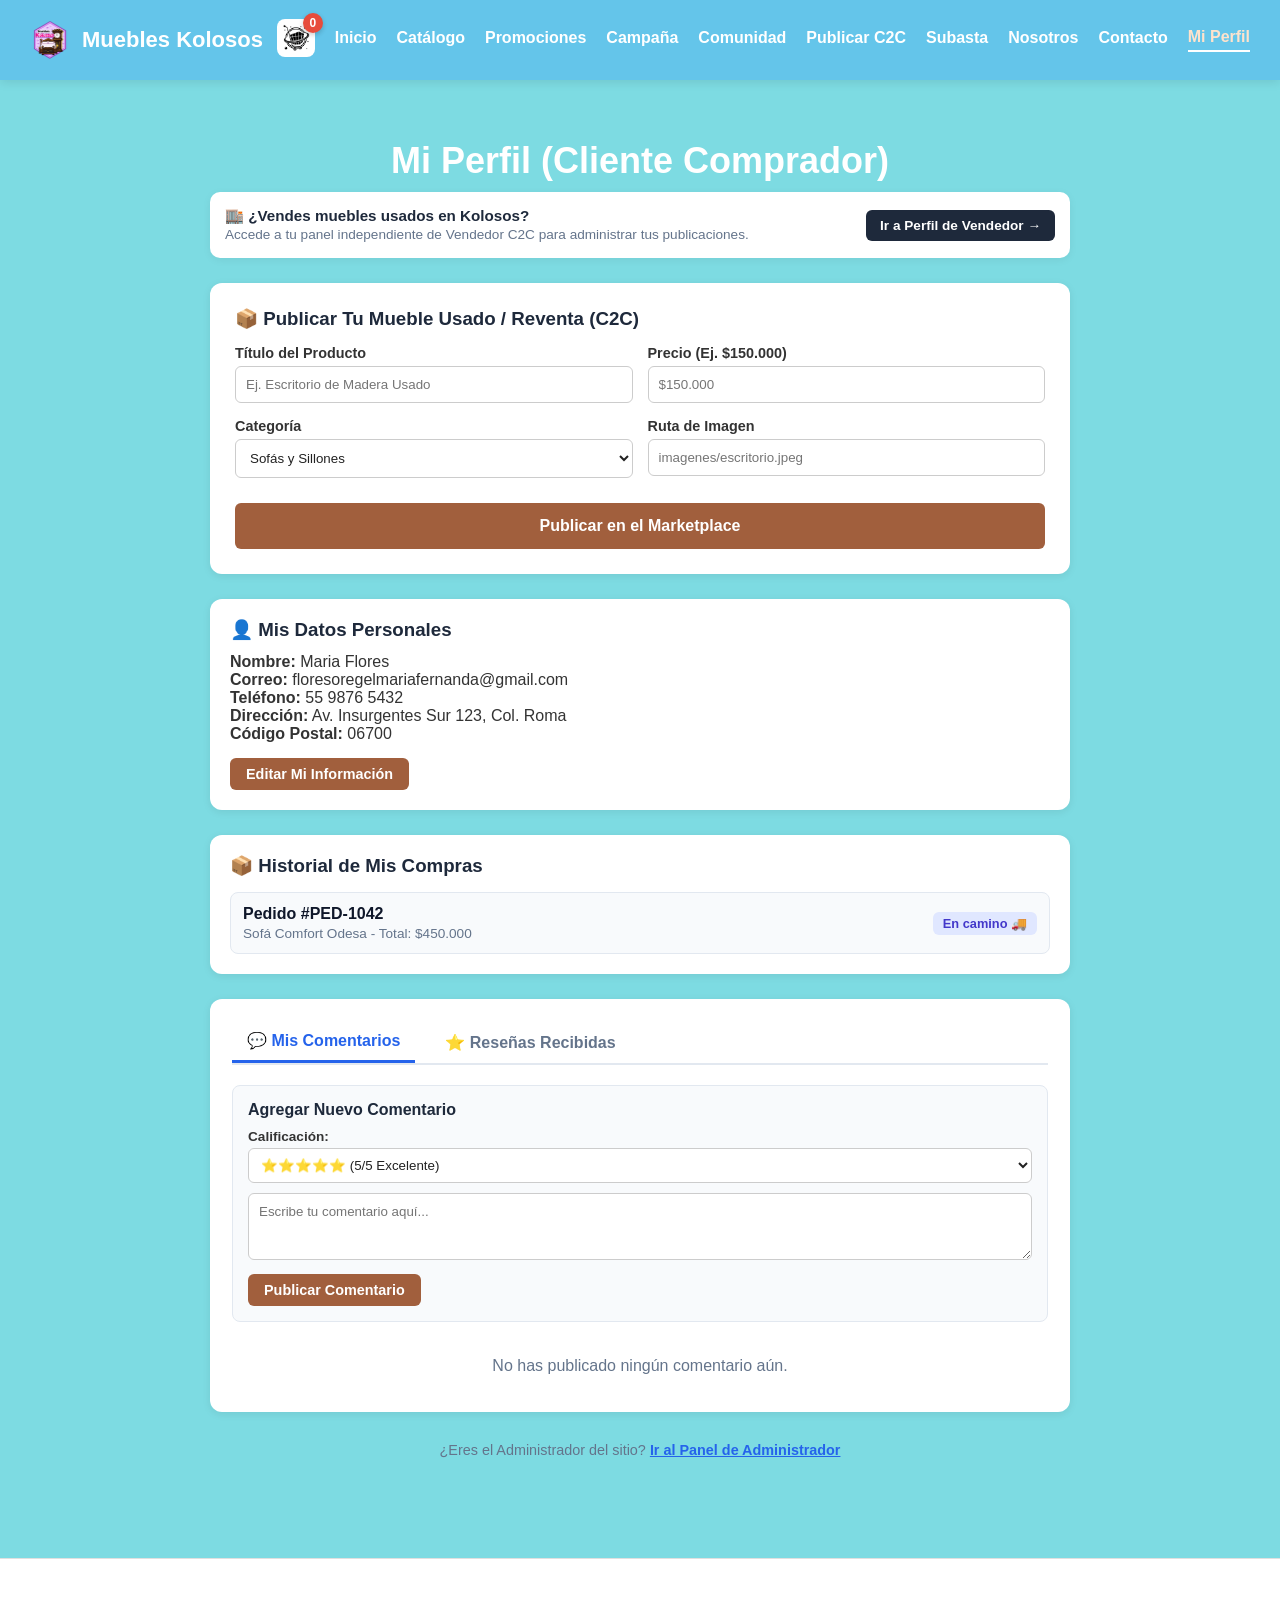
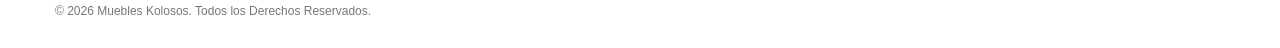
<file: Perfil.html>
<!DOCTYPE html>
<html lang="es">
<head>
    <meta charset="UTF-8">
    <meta name="viewport" content="width=device-width, initial-scale=1.0">
    <title>Mi Perfil Comprador - Muebles Kolosos</title>
    <link rel="stylesheet" href="style.css">
</head>
<body>
  <!-- BARRA SUPERIOR (HEADER) -->
  <header class="header">
      <div class="logo">
          <img src="imagenes/logo.png" alt="Logo Muebles Kolosos">
          <span>Muebles Kolosos</span>
      </div>
      <nav class="menu">
          <a href="carrito.html" class="carrito-link" aria-label="Ver carrito">
              <div class="carrito">
                  <img src="imagenes/carrito.avif" alt="Carrito">
                  <span id="contador-carrito" class="contador-badge">0</span>
              </div>
          </a>
          <a href="index.html">Inicio</a>
          <a href="catalogo.html">Catálogo</a>
          <a href="promociones.html">Promociones</a>
          <a href="escaparate.html">Campaña</a>
          <a href="comunidad.html">Comunidad</a>
          <a href="c2c.html">Publicar C2C</a>
          <a href="subasta.html">Subasta</a>
          <a href="nosotros.html">Nosotros</a>
          <a href="contacto.html">Contacto</a>
          <a href="perfil.html" class="activo">Mi Perfil</a>
      </nav>
  </header>
    <main class="contenedor-seccion" style="max-width: 900px; padding: 20px;">
        <h1 class="titulo-pagina">Mi Perfil (Cliente Comprador)</h1>
        
        <!-- Enlace exclusivo para ir al rol de Vendedor C2C -->
        <div style="background: white; border-radius: 10px; padding: 15px; margin-bottom: 25px; display: flex; align-items: center; justify-content: space-between; gap: 10px; box-shadow: 0 2px 8px rgba(0,0,0,0.06);">
            <div>
                <strong style="color: #1e293b; display: block; font-size: 0.95rem;">🏬 ¿Vendes muebles usados en Kolosos?</strong>
                <span style="color: #64748b; font-size: 0.85rem;">Accede a tu panel independiente de Vendedor C2C para administrar tus publicaciones.</span>
            </div>
            <a href="perfil-vendedor.html" class="boton" style="background-color: #1e293b; padding: 8px 14px; font-size: 0.85rem; text-decoration: none; white-space: nowrap;">Ir a Perfil de Vendedor →</a>
        </div>

        <!-- FORMULARIO C2C REUBICADO -->
        <div style="background: white; padding: 25px; border-radius: 12px; color: #333; margin-bottom: 25px; box-shadow: 0 2px 8px rgba(0,0,0,0.08);">
            <h3 style="margin-bottom: 15px; color: #1e293b;">📦 Publicar Tu Mueble Usado / Reventa (C2C)</h3>
            <form id="form-c2c-perfil" style="display: flex; flex-direction: column; gap: 15px;">
                <div style="display: flex; gap: 15px; flex-wrap: wrap;">
                    <div style="flex: 1; min-width: 250px;">
                        <label style="font-weight: bold; font-size: 0.9rem; display: block; margin-bottom: 5px;">Título del Producto</label>
                        <input type="text" id="c2c-perfil-nombre" placeholder="Ej. Escritorio de Madera Usado"  style="width: 100%; padding: 10px; border: 1px solid #ccc; border-radius: 6px;">
                    </div>
                    <div style="flex: 1; min-width: 250px;">
                        <label style="font-weight: bold; font-size: 0.9rem; display: block; margin-bottom: 5px;">Precio (Ej. $150.000)</label>
                        <input type="text" id="c2c-perfil-precio" placeholder="$150.000" style="width: 100%; padding: 10px; border: 1px solid #ccc; border-radius: 6px;">
                    </div>
                </div>
                <div style="display: flex; gap: 15px; flex-wrap: wrap;">
                    <div style="flex: 1; min-width: 250px;">
                        <label style="font-weight: bold; font-size: 0.9rem; display: block; margin-bottom: 5px;">Categoría</label>
                        <select id="c2c-perfil-categoria" style="width: 100%; padding: 10px; border: 1px solid #ccc; border-radius: 6px;">
                            <option value="sofas">Sofás y Sillones</option>
                            <option value="mesas">Mesas y Comedores</option>
                            <option value="camas">Camas y Dormitorio</option>
                        </select>
                    </div>
                    <div style="flex: 1; min-width: 250px;">
                        <label style="font-weight: bold; font-size: 0.9rem; display: block; margin-bottom: 5px;">Ruta de Imagen</label>
                        <input type="text" id="c2c-perfil-imagen" placeholder="imagenes/escritorio.jpeg"  style="width: 100%; padding: 10px; border: 1px solid #ccc; border-radius: 6px;">
                    </div>
                </div>
                <button type="submit" class="boton" style="margin-top: 10px;">Publicar en el Marketplace</button>
            </form>
        </div>

        <!-- 1. VISTA DE LECTURA DE DATOS PERSONALES -->
        <div id="vista-datos-lectura" style="background: white; padding: 20px; border-radius: 12px; color: #333; margin-bottom: 25px; box-shadow: 0 2px 8px rgba(0,0,0,0.08);">
            <h3 style="color: #1e293b; margin-bottom: 12px;">👤 Mis Datos Personales</h3>
            <p><strong>Nombre:</strong> <span id="lbl-nombre">Maria Flores</span></p>
            <p><strong>Correo:</strong> <span id="lbl-email">floresoregelmariafernanda@gmail.com</span></p>
            <p><strong>Teléfono:</strong> <span id="lbl-telefono">55 9876 5432</span></p>
            <p><strong>Dirección:</strong> <span id="lbl-direccion">Av. Insurgentes Sur 123, Col. Roma</span></p>
            <p><strong>Código Postal:</strong> <span id="lbl-cp">06700</span></p>
            
            <button id="btn-activar-edicion" class="boton" style="margin-top: 15px; padding: 8px 16px; font-size: 0.9rem;">Editar Mi Información</button>
        </div>
        <!-- 2. FORMULARIO PARA EDITAR DATOS PERSONALES -->
        <form id="form-editar-perfil" class="oculto" style="background: white; padding: 20px; border-radius: 12px; color: #333; margin-bottom: 25px; box-shadow: 0 2px 8px rgba(0,0,0,0.08);">
            <h3 style="color: #1e293b; margin-bottom: 15px;">✏️ Editar Mis Datos Personales</h3>
            <div style="margin-bottom: 12px;">
                <label style="font-weight: bold; font-size: 0.9rem; display: block; margin-bottom: 5px;">Nombre completo</label>
                <input type="text" id="edit-nombre" style="width: 100%; padding: 8px; border: 1px solid #ccc; border-radius: 6px;">
            </div>
            <div style="margin-bottom: 12px;">
                <label style="font-weight: bold; font-size: 0.9rem; display: block; margin-bottom: 5px;">Correo electrónico</label>
                <input type="email" id="edit-email" style="width: 100%; padding: 8px; border: 1px solid #ccc; border-radius: 6px;">
            </div>
            <div style="margin-bottom: 12px;">
                <label style="font-weight: bold; font-size: 0.9rem; display: block; margin-bottom: 5px;">Teléfono</label>
                <input type="tel" id="edit-telefono" style="width: 100%; padding: 8px; border: 1px solid #ccc; border-radius: 6px;">
            </div>
            <div style="margin-bottom: 12px;">
                <label style="font-weight: bold; font-size: 0.9rem; display: block; margin-bottom: 5px;">Dirección de envío</label>
                <input type="text" id="edit-direccion" style="width: 100%; padding: 8px; border: 1px solid #ccc; border-radius: 6px;">
            </div>
            <div style="margin-bottom: 15px;">
                <label style="font-weight: bold; font-size: 0.9rem; display: block; margin-bottom: 5px;">Código Postal</label>
                <input type="text" id="edit-cp" style="width: 100%; padding: 8px; border: 1px solid #ccc; border-radius: 6px;">
            </div>
            <div style="display: flex; gap: 10px;">
                <button type="submit" class="boton" style="flex:1;">Guardar Cambios</button>
                <button type="button" id="btn-cancelar-edicion" class="boton" style="flex:1; background:#64748b;">Cancelar</button>
            </div>
        </form>
        <!-- 3. HISTORIAL DE PEDIDOS -->
        <div style="background: white; padding: 20px; border-radius: 12px; color: #333; margin-bottom: 25px; box-shadow: 0 2px 8px rgba(0,0,0,0.08);">
            <h3 style="color: #1e293b; margin-bottom: 15px;">📦 Historial de Mis Compras</h3>
            <div style="background: #f8fafc; padding: 12px; border-radius: 8px; border: 1px solid #e2e8f0; display: flex; justify-content: space-between; align-items: center;">
                <div>
                    <strong style="color: #0f172a;">Pedido #PED-1042</strong>
                    <p style="margin: 3px 0 0 0; color: #64748b; font-size: 0.85rem;">Sofá Comfort Odesa - Total: $450.000</p>
                </div>
                <span style="background: #e0e7ff; color: #4338ca; padding: 4px 10px; border-radius: 6px; font-weight: bold; font-size: 0.8rem;">En camino 🚚</span>
            </div>
        </div>
        <!-- 4. COMENTARIOS Y RESEÑAS -->
        <div style="background: white; padding: 22px; border-radius: 12px; color: #333; margin-bottom: 25px; box-shadow: 0 2px 8px rgba(0,0,0,0.08);">
            
            <div style="display: flex; gap: 15px; border-bottom: 2px solid #e2e8f0; margin-bottom: 20px;">
                <button id="tab-btn-comentarios" onclick="cambiarTabPerfil('comentarios')" style="padding: 10px 15px; border: none; background: none; font-weight: bold; font-size: 1rem; color: #2563eb; border-bottom: 3px solid #2563eb; cursor: pointer;">
                    💬 Mis Comentarios
                </button>
                <button id="tab-btn-resenas" onclick="cambiarTabPerfil('resenas')" style="padding: 10px 15px; border: none; background: none; font-weight: bold; font-size: 1rem; color: #64748b; cursor: pointer;">
                    ⭐ Reseñas Recibidas
                </button>
            </div>
            
            <div id="pane-comentarios">
                <form id="form-comentario-perfil" style="background: #f8fafc; padding: 15px; border-radius: 8px; border: 1px solid #e2e8f0; margin-bottom: 20px;">
                    <h4 id="titulo-form-comentario" style="margin-bottom: 10px; color: #1e293b;">Agregar Nuevo Comentario</h4>
                    <input type="hidden" id="edit-comentario-index" value="-1">
                    
                    <!-- Selector de Estrellas -->
                    <div style="margin-bottom: 10px;">
                        <label style="font-weight: bold; font-size: 0.85rem; display: block; margin-bottom: 4px;">Calificación:</label>
                        <select id="estrellas-comentario-perfil" style="width: 100%; padding: 8px; border: 1px solid #ccc; border-radius: 6px; font-family: inherit;">
                            <option value="⭐⭐⭐⭐⭐">⭐⭐⭐⭐⭐ (5/5 Excelente)</option>
                            <option value="⭐⭐⭐⭐">⭐⭐⭐⭐ (4/5 Muy bueno)</option>
                            <option value="⭐⭐⭐">⭐⭐⭐ (3/5 Bueno)</option>
                            <option value="⭐⭐">⭐⭐ (2/5 Regular)</option>
                            <option value="⭐">⭐ (1/5 Malo)</option>
                        </select>
                    </div>

                    <textarea id="texto-comentario-perfil" rows="3" placeholder="Escribe tu comentario aquí..." style="width: 100%; padding: 10px; border: 1px solid #ccc; border-radius: 6px; margin-bottom: 10px; font-family: inherit;"></textarea>
                    <div style="display: flex; gap: 10px;">
                        <button type="submit" id="btn-guardar-comentario" class="boton" style="padding: 8px 16px; font-size: 0.9rem;">Publicar Comentario</button>
                        <button type="button" id="btn-cancelar-edit-com" onclick="resetearFormComentario()" class="oculto boton" style="background: #64748b; padding: 8px 16px; font-size: 0.9rem;">Cancelar Edición</button>
                    </div>
                </form>
                <div id="contenedor-mis-comentarios" style="display: flex; flex-direction: column; gap: 12px;"></div>
            </div>
            
            <div id="pane-resenas" class="oculto">
                <p style="color: #64748b; font-size: 0.85rem; margin-bottom: 15px;">Listado de valoraciones y reseñas (Módulo de solo lectura).</p>
                <div id="contenedor-resenas-solo-lectura" style="display: flex; flex-direction: column; gap: 12px;"></div>
            </div>
        </div>
        
        <div style="text-align: center; margin-top: 30px;">
            <p style="color: #64748b; font-size: 0.9rem;">¿Eres el Administrador del sitio? <a href="admin.html" style="color: #2563eb; font-weight: bold;">Ir al Panel de Administrador</a></p>
        </div>
    </main>
    <footer class="footer-kolosos" style="margin-top: 40px;">
        <div class="footer-inferior" style="text-align: center; padding: 15px;">
            <p>© 2026 Muebles Kolosos. Todos los Derechos Reservados.</p>
        </div>
    </footer>
    <script src="global.js"></script>
    <script>
        document.addEventListener("DOMContentLoaded", () => {
            const vistaLectura = document.getElementById("vista-datos-lectura");
            const formEditarPerfil = document.getElementById("form-editar-perfil");
            const btnActivarEdicion = document.getElementById("btn-activar-edicion");
            const btnCancelarEdicion = document.getElementById("btn-cancelar-edicion");
            const formC2CPerfil = document.getElementById("form-c2c-perfil");

            if (formC2CPerfil) {
                formC2CPerfil.addEventListener("submit", (e) => {
                    e.preventDefault();
                    const precioTexto = document.getElementById("c2c-perfil-precio").value;
                    const precioNumerico = parseInt(precioTexto.replace(/\D/g, "")) || 0;
                    
                    const nuevoItem = {
                        id: "c2c-" + Date.now(),
                        nombre: document.getElementById("c2c-perfil-nombre").value + " (C2C)",
                        categoria: document.getElementById("c2c-perfil-categoria").value,
                        precio: precioTexto,
                        precioNum: precioNumerico,
                        imagen: document.getElementById("c2c-perfil-imagen").value,
                        stock: 1
                    };
                    
                    let pubs = JSON.parse(localStorage.getItem("productos_c2c")) || [];
                    pubs.push(nuevoItem);
                    localStorage.setItem("productos_c2c", JSON.stringify(pubs));
                    
                    let catalogoGeneral = JSON.parse(localStorage.getItem("productos_kolosos")) || [];
                    catalogoGeneral.push(nuevoItem);
                    localStorage.setItem("productos_kolosos", JSON.stringify(catalogoGeneral));
                    
                    formC2CPerfil.reset();
                    if (typeof mostrarMensajeVisual === "function") {
                        mostrarMensajeVisual("🚀 ¡Producto publicado con éxito desde tu perfil!", "exito");
                    }
                });
            }

            function cargarDatosCliente() {
                const usuario = JSON.parse(localStorage.getItem("usuario_cliente")) || {
                    nombre: "Maria Flores",
                    email: "floresoregelmariafernanda@gmail.com",
                    telefono: "55 9876 5432",
                    direccion: "Av. Insurgentes Sur 123, Col. Roma",
                    cp: "06700"
                };
                document.getElementById("lbl-nombre").textContent = usuario.nombre;
                document.getElementById("lbl-email").textContent = usuario.email;
                document.getElementById("lbl-telefono").textContent = usuario.telefono;
                document.getElementById("lbl-direccion").textContent = usuario.direccion;
                document.getElementById("lbl-cp").textContent = usuario.cp;
            }

            btnActivarEdicion.addEventListener("click", () => {
                document.getElementById("edit-nombre").value = document.getElementById("lbl-nombre").textContent;
                document.getElementById("edit-email").value = document.getElementById("lbl-email").textContent;
                document.getElementById("edit-telefono").value = document.getElementById("lbl-telefono").textContent;
                document.getElementById("edit-direccion").value = document.getElementById("lbl-direccion").textContent;
                document.getElementById("edit-cp").value = document.getElementById("lbl-cp").textContent;
                
                vistaLectura.classList.add("oculto");
                formEditarPerfil.classList.remove("oculto");
            });

            btnCancelarEdicion.addEventListener("click", () => {
                formEditarPerfil.classList.add("oculto");
                vistaLectura.classList.remove("oculto");
            });

            formEditarPerfil.addEventListener("submit", (e) => {
                e.preventDefault();
                const datosNuevos = {
                    nombre: document.getElementById("edit-nombre").value || "Maria Flores",
                    email: document.getElementById("edit-email").value || "floresoregelmariafernanda@gmail.com",
                    telefono: document.getElementById("edit-telefono").value || "55 9876 5432",
                    direccion: document.getElementById("edit-direccion").value || "Av. Insurgentes Sur 123, Col. Roma",
                    cp: document.getElementById("edit-cp").value || "06700"
                };
                
                localStorage.setItem("usuario_cliente", JSON.stringify(datosNuevos));
                cargarDatosCliente();
                
                formEditarPerfil.classList.add("oculto");
                vistaLectura.classList.remove("oculto");
                if (typeof mostrarMensajeVisual === "function") {
                    mostrarMensajeVisual("✅ Datos actualizados con éxito", "exito");
                }
            });

            cargarDatosCliente();
            cargarComentariosPerfil();
            cargarResenasSoloLectura();
        });

        window.cambiarTabPerfil = function(tab) {
            const paneComentarios = document.getElementById("pane-comentarios");
            const paneResenas = document.getElementById("pane-resenas");
            const btnCom = document.getElementById("tab-btn-comentarios");
            const btnRes = document.getElementById("tab-btn-resenas");
            if (tab === 'comentarios') {
                paneComentarios.classList.remove("oculto");
                paneResenas.classList.add("oculto");
                btnCom.style.color = "#2563eb";
                btnCom.style.borderBottom = "3px solid #2563eb";
                btnRes.style.color = "#64748b";
                btnRes.style.borderBottom = "none";
            } else {
                paneResenas.classList.remove("oculto");
                paneComentarios.classList.add("oculto");
                btnRes.style.color = "#2563eb";
                btnRes.style.borderBottom = "3px solid #2563eb";
                btnCom.style.color = "#64748b";
                btnCom.style.borderBottom = "none";
            }
        };

        function cargarComentariosPerfil() {
            const contenedor = document.getElementById("contenedor-mis-comentarios");
            let comentarios = JSON.parse(localStorage.getItem("comentarios_kolosos")) || [];
            contenedor.innerHTML = "";
            if (comentarios.length === 0) {
                contenedor.innerHTML = `<p style="color: #64748b; text-align: center; padding: 15px;">No has publicado ningún comentario aún.</p>`;
                return;
            }
            comentarios.forEach((c, index) => {
                const div = document.createElement("div");
                div.style = "background: #f8fafc; padding: 12px; border-radius: 8px; border: 1px solid #e2e8f0; display: flex; justify-content: space-between; align-items: flex-start;";
                div.innerHTML = `
                    <div style="flex: 1; margin-right: 15px;">
                        <div style="display: flex; justify-content: space-between; margin-bottom: 4px;">
                            <strong style="color: #0f172a;">${c.autor || 'Maria Flores'}</strong>
                            <span style="color: #f59e0b; font-size: 0.9rem;">${c.estrellas || '⭐⭐⭐⭐⭐'}</span>
                        </div>
                        <p style="margin: 0; color: #334155; font-size: 0.9rem;">"${c.texto}"</p>
                        <small style="color: #64748b; font-size: 0.75rem;">${c.fecha || 'Reciente'}</small>
                    </div>
                    <div style="display: flex; gap: 6px;">
                        <button type="button" onclick="editarComentarioPerfil(${index})" style="background: #2563eb; color: white; border: none; padding: 6px 10px; border-radius: 4px; font-size: 0.75rem; cursor: pointer; font-weight: bold;">✏️ Editar</button>
                        <button type="button" onclick="eliminarComentarioPerfil(${index})" style="background: #ef4444; color: white; border: none; padding: 6px 10px; border-radius: 4px; font-size: 0.75rem; cursor: pointer; font-weight: bold;">🗑️ Borrar</button>
                    </div>
                `;
                contenedor.appendChild(div);
            });
        }

        document.getElementById("form-comentario-perfil").addEventListener("submit", (e) => {
            e.preventDefault();
            const textoInput = document.getElementById("texto-comentario-perfil").value.trim() || "Sin comentario";
            const estrellasInput = document.getElementById("estrellas-comentario-perfil").value;
            const editIndex = parseInt(document.getElementById("edit-comentario-index").value);
            let comentarios = JSON.parse(localStorage.getItem("comentarios_kolosos")) || [];
            
            if (editIndex >= 0 && editIndex < comentarios.length) {
                comentarios[editIndex].texto = textoInput;
                comentarios[editIndex].estrellas = estrellasInput;
                comentarios[editIndex].fecha = "Editado recientemente";
                if (typeof mostrarMensajeVisual === "function") {
                    mostrarMensajeVisual("✏️ Comentario actualizado con éxito", "exito");
                }
            } else {
                comentarios.unshift({
                    autor: "Maria Flores",
                    texto: textoInput,
                    estrellas: estrellasInput,
                    fecha: "Justo ahora"
                });
                if (typeof mostrarMensajeVisual === "function") {
                    mostrarMensajeVisual("💬 Comentario publicado con éxito", "exito");
                }
            }
            localStorage.setItem("comentarios_kolosos", JSON.stringify(comentarios));
            resetearFormComentario();
            cargarComentariosPerfil();
        });

        window.editarComentarioPerfil = function(index) {
            let comentarios = JSON.parse(localStorage.getItem("comentarios_kolosos")) || [];
            if (comentarios[index]) {
                document.getElementById("texto-comentario-perfil").value = comentarios[index].texto;
                if (comentarios[index].estrellas) {
                    document.getElementById("estrellas-comentario-perfil").value = comentarios[index].estrellas;
                }
                document.getElementById("edit-comentario-index").value = index;
                document.getElementById("titulo-form-comentario").textContent = "✏️ Editar Mi Comentario";
                document.getElementById("btn-guardar-comentario").textContent = "Guardar Cambios";
                document.getElementById("btn-cancelar-edit-com").classList.remove("oculto");
                document.getElementById("texto-comentario-perfil").focus();
            }
        };

        window.resetearFormComentario = function() {
            document.getElementById("form-comentario-perfil").reset();
            document.getElementById("edit-comentario-index").value = "-1";
            document.getElementById("titulo-form-comentario").textContent = "Agregar Nuevo Comentario";
            document.getElementById("btn-guardar-comentario").textContent = "Publicar Comentario";
            document.getElementById("btn-cancelar-edit-com").classList.add("oculto");
        };

        window.eliminarComentarioPerfil = function(index) {
            if (confirm("¿Estás seguro de que deseas borrar este comentario?")) {
                let comentarios = JSON.parse(localStorage.getItem("comentarios_kolosos")) || [];
                comentarios.splice(index, 1);
                localStorage.setItem("comentarios_kolosos", JSON.stringify(comentarios));
                cargarComentariosPerfil();
                if (typeof mostrarMensajeVisual === "function") {
                    mostrarMensajeVisual("🗑️ Comentario eliminado", "error");
                }
            }
        };

        function cargarResenasSoloLectura() {
            const contenedor = document.getElementById("contenedor-resenas-solo-lectura");
            const resenasObjeto = JSON.parse(localStorage.getItem("resenas_productos_c2c")) || {};
            contenedor.innerHTML = "";
            let listaResenas = [];
            Object.keys(resenasObjeto).forEach(idProd => {
                if (Array.isArray(resenasObjeto[idProd])) {
                    resenasObjeto[idProd].forEach(r => listaResenas.push(r));
                }
            });
            if (listaResenas.length === 0) {
                contenedor.innerHTML = `<p style="color: #64748b; text-align: center; padding: 15px;">No hay reseñas de productos registradas.</p>`;
                return;
            }
            listaResenas.forEach(r => {
                const div = document.createElement("div");
                div.style = "background: #f8fafc; padding: 12px; border-radius: 8px; border: 1px solid #e2e8f0;";
                div.innerHTML = `
                    <div style="display: flex; justify-content: space-between; align-items: center; margin-bottom: 4px;">
                        <strong style="color: #0f172a;">👤 ${r.autor || 'Cliente Kolosos'}</strong>
                        <span style="color: #f59e0b; font-size: 0.9rem;">${r.estrellas || '⭐⭐⭐⭐⭐'}</span>
                    </div>
                    <p style="margin: 4px 0 0 0; color: #475569; font-size: 0.9rem;">"${r.texto || r.comentario || 'Excelente producto.'}"</p>
                `;
                contenedor.appendChild(div);
            });
        }
    </script>
</body>
</html>
</file>
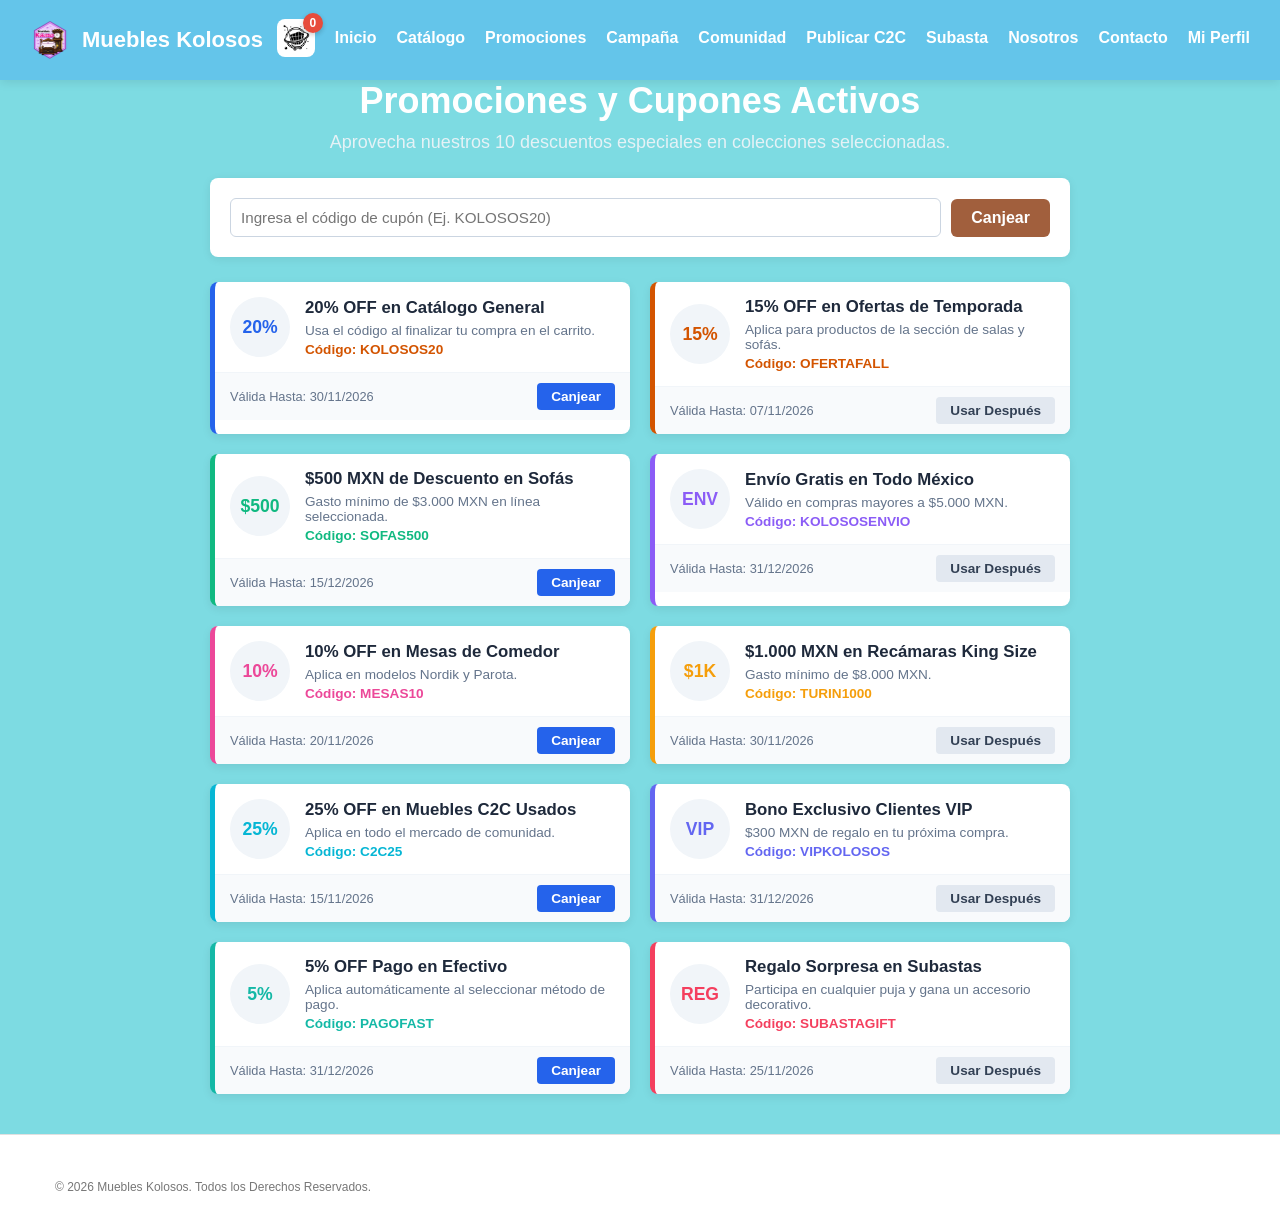
<file: promociones.html>
<!DOCTYPE html>
<html lang="es">
<head>
    <meta charset="UTF-8">
    <meta name="viewport" content="width=device-width, initial-scale=1.0">
    <title>Promociones y Cupones - Muebles Kolosos</title>
    <link rel="stylesheet" href="style.css">
    <style>
        .cupones-container {
            max-width: 900px;
            margin: 0 auto;
            color: #333;
        }
        .billetera-header {
            background: white;
            padding: 20px;
            border-radius: 8px;
            box-shadow: 0 2px 10px rgba(0,0,0,0.08);
            margin-bottom: 25px;
            display: flex;
            gap: 10px;
            align-items: center;
        }
        .billetera-header input {
            flex: 1;
            padding: 10px;
            border: 1px solid #cbd5e1;
            border-radius: 6px;
            font-size: 0.95rem;
        }
        .grilla-cupones {
            display: grid;
            grid-template-columns: 1fr 1fr;
            gap: 20px;
        }
        @media (max-width: 768px) {
            .grilla-cupones { grid-template-columns: 1fr; }
        }
        .tarjeta-cupon {
            background: white;
            border-radius: 8px;
            box-shadow: 0 3px 10px rgba(0,0,0,0.08);
            display: flex;
            flex-direction: column;
            overflow: hidden;
            border-left: 5px solid #2563eb;
        }
        .cupon-contenido {
            padding: 15px;
            display: flex;
            gap: 15px;
            align-items: center;
        }
        .cupon-logo {
            width: 60px;
            height: 60px;
            background: #f1f5f9;
            border-radius: 50%;
            display: flex;
            align-items: center;
            justify-content: center;
            font-weight: bold;
            color: #2563eb;
            font-size: 1.1rem;
            flex-shrink: 0;
        }
        .cupon-detalles h4 {
            margin: 0 0 5px 0;
            font-size: 1.05rem;
            color: #1e293b;
        }
        .cupon-detalles p {
            margin: 0;
            font-size: 0.85rem;
            color: #64748b;
        }
        .cupon-footer {
            padding: 10px 15px;
            background: #f8fafc;
            border-top: 1px solid #f1f5f9;
            display: flex;
            justify-content: space-between;
            align-items: center;
            font-size: 0.8rem;
            color: #64748b;
        }
        .btn-cupon {
            padding: 6px 14px;
            border-radius: 4px;
            border: none;
            cursor: pointer;
            font-weight: bold;
            font-size: 0.85rem;
        }
        .btn-canjear {
            background: #2563eb;
            color: white;
        }
        .btn-despues {
            background: #e2e8f0;
            color: #334155;
        }
    </style>
</head>
<body>
<header class="header">
    <div class="logo">
        <img src="imagenes/logo.png" alt="Logo Muebles Kolosos">
        <span>Muebles Kolosos</span>
    </div>
    <nav class="menu">
        <a href="carrito.html" class="carrito-link" aria-label="Ver carrito">
            <div class="carrito">
                <img src="imagenes/carrito.avif" alt="Carrito">
                <span id="contador-carrito" class="contador-badge">0</span>
            </div>
        </a>
        <a href="index.html">Inicio</a>
        <a href="catalogo.html">Catálogo</a>
        <a href="promociones.html">Promociones</a>
        <a href="escaparate.html">Campaña</a>
        <a href="comunidad.html">Comunidad</a>
        <a href="c2c.html">Publicar C2C</a>
        <a href="subasta.html">Subasta</a>
        <a href="nosotros.html">Nosotros</a>
        <a href="contacto.html">Contacto</a>
        <a href="perfil.html">Mi Perfil</a>
    </nav>
</header>

<main class="contenedor-seccion cupones-container">
    <h1 class="titulo-pagina" style="color: white; text-align: center;">Promociones y Cupones Activos</h1>
    <p class="subtitulo-pagina" style="color: #f1f5f9; text-align: center; margin-bottom: 25px;">Aprovecha nuestros 10 descuentos especiales en colecciones seleccionadas.</p>

    <div class="billetera-header">
        <input type="text" id="input-nuevo-cupon" placeholder="Ingresa el código de cupón (Ej. KOLOSOS20)">
        <button type="button" class="boton" id="btn-anadir-cupon" style="padding: 10px 20px;">Canjear</button>
    </div>

    <!-- Grilla con exactamente los 10 Cupones -->
    <div class="grilla-cupones" id="contenedor-grilla-cupones">
        <!-- Cupón 1 -->
        <div class="tarjeta-cupon">
            <div class="cupon-contenido">
                <div class="cupon-logo">20%</div>
                <div class="cupon-detalles">
                    <h4>20% OFF en Catálogo General</h4>
                    <p>Usa el código al finalizar tu compra en el carrito.</p>
                    <p style="color: #d35400; font-weight: bold; margin-top: 4px;">Código: KOLOSOS20</p>
                </div>
            </div>
            <div class="cupon-footer">
                <span>Válida Hasta: 30/11/2026</span>
                <button class="btn-cupon btn-canjear" onclick="mostrarMensajeVisual('¡Cupón KOLOSOS20 aplicado!', 'exito')">Canjear</button>
            </div>
        </div>

        <!-- Cupón 2 -->
        <div class="tarjeta-cupon" style="border-left-color: #d35400;">
            <div class="cupon-contenido">
                <div class="cupon-logo" style="color: #d35400;">15%</div>
                <div class="cupon-detalles">
                    <h4>15% OFF en Ofertas de Temporada</h4>
                    <p>Aplica para productos de la sección de salas y sofás.</p>
                    <p style="color: #d35400; font-weight: bold; margin-top: 4px;">Código: OFERTAFALL</p>
                </div>
            </div>
            <div class="cupon-footer">
                <span>Válida Hasta: 07/11/2026</span>
                <button class="btn-cupon btn-despues" onclick="mostrarMensajeVisual('Cupón guardado', 'info')">Usar Después</button>
            </div>
        </div>

        <!-- Cupón 3 -->
        <div class="tarjeta-cupon" style="border-left-color: #10b981;">
            <div class="cupon-contenido">
                <div class="cupon-logo" style="color: #10b981;">$500</div>
                <div class="cupon-detalles">
                    <h4>$500 MXN de Descuento en Sofás</h4>
                    <p>Gasto mínimo de $3.000 MXN en línea seleccionada.</p>
                    <p style="color: #10b981; font-weight: bold; margin-top: 4px;">Código: SOFAS500</p>
                </div>
            </div>
            <div class="cupon-footer">
                <span>Válida Hasta: 15/12/2026</span>
                <button class="btn-cupon btn-canjear" onclick="mostrarMensajeVisual('¡Cupón SOFAS500 aplicado!', 'exito')">Canjear</button>
            </div>
        </div>

        <!-- Cupón 4 -->
        <div class="tarjeta-cupon" style="border-left-color: #8b5cf6;">
            <div class="cupon-contenido">
                <div class="cupon-logo" style="color: #8b5cf6;">ENV</div>
                <div class="cupon-detalles">
                    <h4>Envío Gratis en Todo México</h4>
                    <p>Válido en compras mayores a $5.000 MXN.</p>
                    <p style="color: #8b5cf6; font-weight: bold; margin-top: 4px;">Código: KOLOSOSENVIO</p>
                </div>
            </div>
            <div class="cupon-footer">
                <span>Válida Hasta: 31/12/2026</span>
                <button class="btn-cupon btn-despues" onclick="mostrarMensajeVisual('Cupón guardado', 'info')">Usar Después</button>
            </div>
        </div>

        <!-- Cupón 5 -->
        <div class="tarjeta-cupon" style="border-left-color: #ec4899;">
            <div class="cupon-contenido">
                <div class="cupon-logo" style="color: #ec4899;">10%</div>
                <div class="cupon-detalles">
                    <h4>10% OFF en Mesas de Comedor</h4>
                    <p>Aplica en modelos Nordik y Parota.</p>
                    <p style="color: #ec4899; font-weight: bold; margin-top: 4px;">Código: MESAS10</p>
                </div>
            </div>
            <div class="cupon-footer">
                <span>Válida Hasta: 20/11/2026</span>
                <button class="btn-cupon btn-canjear" onclick="mostrarMensajeVisual('¡Cupón MESAS10 aplicado!', 'exito')">Canjear</button>
            </div>
        </div>

        <!-- Cupón 6 -->
        <div class="tarjeta-cupon" style="border-left-color: #f59e0b;">
            <div class="cupon-contenido">
                <div class="cupon-logo" style="color: #f59e0b;">$1K</div>
                <div class="cupon-detalles">
                    <h4>$1.000 MXN en Recámaras King Size</h4>
                    <p>Gasto mínimo de $8.000 MXN.</p>
                    <p style="color: #f59e0b; font-weight: bold; margin-top: 4px;">Código: TURIN1000</p>
                </div>
            </div>
            <div class="cupon-footer">
                <span>Válida Hasta: 30/11/2026</span>
                <button class="btn-cupon btn-despues" onclick="mostrarMensajeVisual('Cupón guardado', 'info')">Usar Después</button>
            </div>
        </div>

        <!-- Cupón 7 -->
        <div class="tarjeta-cupon" style="border-left-color: #06b6d4;">
            <div class="cupon-contenido">
                <div class="cupon-logo" style="color: #06b6d4;">25%</div>
                <div class="cupon-detalles">
                    <h4>25% OFF en Muebles C2C Usados</h4>
                    <p>Aplica en todo el mercado de comunidad.</p>
                    <p style="color: #06b6d4; font-weight: bold; margin-top: 4px;">Código: C2C25</p>
                </div>
            </div>
            <div class="cupon-footer">
                <span>Válida Hasta: 15/11/2026</span>
                <button class="btn-cupon btn-canjear" onclick="mostrarMensajeVisual('¡Cupón C2C25 aplicado!', 'exito')">Canjear</button>
            </div>
        </div>

        <!-- Cupón 8 -->
        <div class="tarjeta-cupon" style="border-left-color: #6366f1;">
            <div class="cupon-contenido">
                <div class="cupon-logo" style="color: #6366f1;">VIP</div>
                <div class="cupon-detalles">
                    <h4>Bono Exclusivo Clientes VIP</h4>
                    <p>$300 MXN de regalo en tu próxima compra.</p>
                    <p style="color: #6366f1; font-weight: bold; margin-top: 4px;">Código: VIPKOLOSOS</p>
                </div>
            </div>
            <div class="cupon-footer">
                <span>Válida Hasta: 31/12/2026</span>
                <button class="btn-cupon btn-despues" onclick="mostrarMensajeVisual('Cupón guardado', 'info')">Usar Después</button>
            </div>
        </div>

        <!-- Cupón 9 -->
        <div class="tarjeta-cupon" style="border-left-color: #14b8a6;">
            <div class="cupon-contenido">
                <div class="cupon-logo" style="color: #14b8a6;">5%</div>
                <div class="cupon-detalles">
                    <h4>5% OFF Pago en Efectivo</h4>
                    <p>Aplica automáticamente al seleccionar método de pago.</p>
                    <p style="color: #14b8a6; font-weight: bold; margin-top: 4px;">Código: PAGOFAST</p>
                </div>
            </div>
            <div class="cupon-footer">
                <span>Válida Hasta: 31/12/2026</span>
                <button class="btn-cupon btn-canjear" onclick="mostrarMensajeVisual('¡Cupón PAGOFAST aplicado!', 'exito')">Canjear</button>
            </div>
        </div>

        <!-- Cupón 10 -->
        <div class="tarjeta-cupon" style="border-left-color: #f43f5e;">
            <div class="cupon-contenido">
                <div class="cupon-logo" style="color: #f43f5e;">REG</div>
                <div class="cupon-detalles">
                    <h4>Regalo Sorpresa en Subastas</h4>
                    <p>Participa en cualquier puja y gana un accesorio decorativo.</p>
                    <p style="color: #f43f5e; font-weight: bold; margin-top: 4px;">Código: SUBASTAGIFT</p>
                </div>
            </div>
            <div class="cupon-footer">
                <span>Válida Hasta: 25/11/2026</span>
                <button class="btn-cupon btn-despues" onclick="mostrarMensajeVisual('Cupón guardado', 'info')">Usar Después</button>
            </div>
        </div>
    </div>
</main>

<footer class="footer-kolosos" style="margin-top: 40px;">
    <div class="footer-inferior" style="text-align: center; padding: 15px;">
        <p>© 2026 Muebles Kolosos. Todos los Derechos Reservados.</p>
    </div>
</footer>

<script src="global.js"></script>
</body>
</html>
</file>
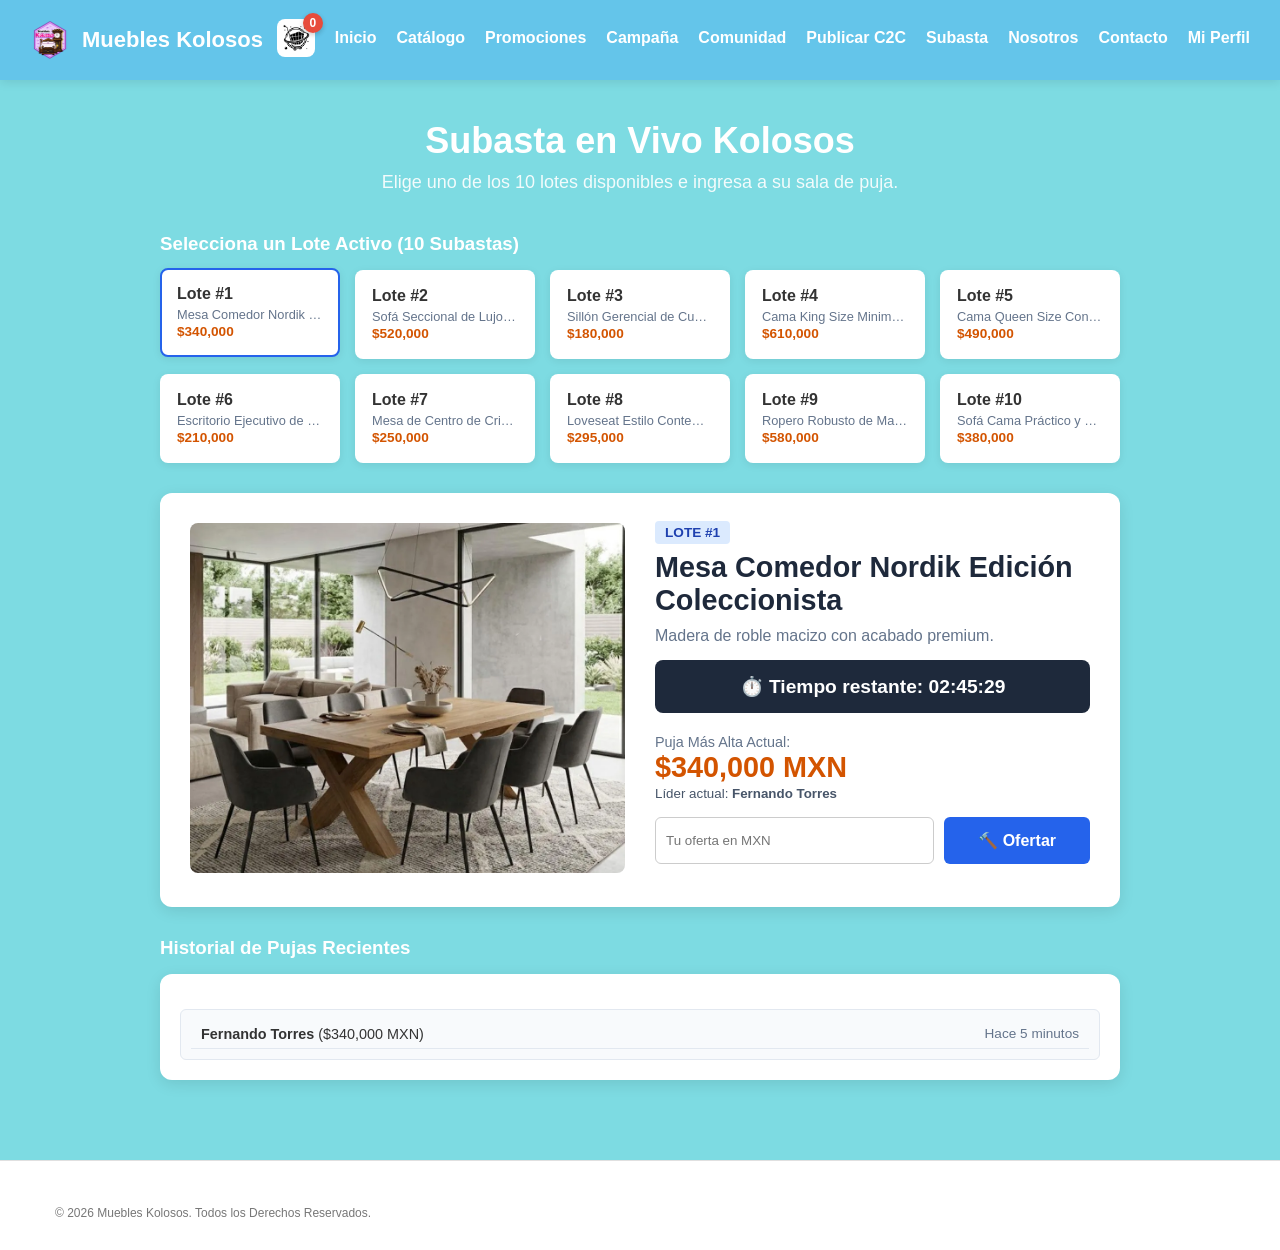
<file: subasta.html>
<!DOCTYPE html>
<html lang="es">
<head>
    <meta charset="UTF-8">
    <meta name="viewport" content="width=device-width, initial-scale=1.0">
    <title>Subasta en Vivo - Muebles Kolosos</title>
    <link rel="stylesheet" href="style.css">
    <style>
        .subasta-container {
            display: grid;
            grid-template-columns: 1fr 1fr;
            gap: 30px;
            background: white;
            padding: 30px;
            border-radius: 12px;
            color: #333;
            box-shadow: 0 4px 15px rgba(0,0,0,0.1);
            margin-bottom: 30px;
        }
        @media (max-width: 768px) {
            .subasta-container { grid-template-columns: 1fr; }
        }
        .temporizador-box {
            background: #1e293b;
            color: white;
            padding: 15px;
            border-radius: 8px;
            text-align: center;
            font-size: 1.2rem;
            font-weight: bold;
            margin-bottom: 20px;
        }
        .lista-lotes {
            display: grid;
            grid-template-columns: repeat(auto-fill, minmax(180px, 1fr));
            gap: 15px;
            margin-bottom: 30px;
        }
        .tarjeta-lote {
            background: white;
            padding: 15px;
            border-radius: 8px;
            box-shadow: 0 2px 8px rgba(0,0,0,0.08);
            cursor: pointer;
            border: 2px solid transparent;
            transition: all 0.2s;
            color: #333;
        }
        .tarjeta-lote:hover, .tarjeta-lote.activo {
            border-color: #2563eb;
            transform: translateY(-2px);
        }
        .historial-pujas {
            max-height: 200px;
            overflow-y: auto;
            border: 1px solid #e2e8f0;
            border-radius: 6px;
            padding: 10px;
            margin-top: 15px;
            background: #f8fafc;
        }
        .puja-item {
            display: flex;
            justify-content: space-between;
            padding: 6px 10px;
            border-bottom: 1px solid #e2e8f0;
            font-size: 0.9rem;
        }
    </style>
</head>
<body>
<header class="header">
    <div class="logo">
        <img src="imagenes/logo.png" alt="Logo Muebles Kolosos">
        <span>Muebles Kolosos</span>
    </div>
    <nav class="menu">
        <a href="carrito.html" class="carrito-link" aria-label="Ver carrito">
            <div class="carrito">
                <img src="imagenes/carrito.avif" alt="Carrito">
                <span id="contador-carrito" class="contador-badge">0</span>
            </div>
        </a>
        <a href="index.html">Inicio</a>
        <a href="catalogo.html">Catálogo</a>
        <a href="promociones.html">Promociones</a>
        <a href="escaparate.html">Campaña</a>
        <a href="comunidad.html">Comunidad</a>
        <a href="c2c.html">Publicar C2C</a>
        <a href="subasta.html">Subasta</a>
        <a href="nosotros.html">Nosotros</a>
        <a href="contacto.html">Contacto</a>
        <a href="perfil.html">Mi Perfil</a>
    </nav>
</header>

    <main class="contenedor-seccion" style="max-width: 1000px;">
        <h1 class="titulo-pagina">Subasta en Vivo Kolosos</h1>
        <p class="subtitulo-pagina">Elige uno de los 10 lotes disponibles e ingresa a su sala de puja.</p>
        
        <!-- Selector de las 10 Subastas -->
        <h3 style="color: white; margin-bottom: 15px;">Selecciona un Lote Activo (10 Subastas)</h3>
        <div class="lista-lotes" id="selector-lotes"></div>

        <div class="subasta-container" id="panel-subasta-activo">
            <div>
                <img id="img-lote" src="imagenes/mesa-nordik.webp" alt="Mueble Subasta" style="width: 100%; border-radius: 8px; object-fit: cover; max-height: 350px;">
            </div>
            <div>
                <span id="tag-lote" style="background: #dbeafe; color: #1e40af; padding: 4px 10px; border-radius: 4px; font-weight: bold; font-size: 0.85rem;">LOTE #1</span>
                <h2 id="titulo-lote" style="font-size: 1.8rem; margin: 10px 0; color: #1e293b;">Mesa Comedor Nordik Edición Coleccionista</h2>
                <p id="desc-lote" style="color: #64748b; margin-bottom: 15px;">Pieza única fabricada en madera de roble macizo con acabado premium.</p>
                
                <div class="temporizador-box">
                    ⏱️ Tiempo restante: <span id="contador-tiempo">02:45:30</span>
                </div>

                <div style="margin-bottom: 15px;">
                    <span style="font-size: 0.9rem; color: #64748b;">Puja Más Alta Actual:</span>
                    <div id="puja-actual" style="font-size: 1.8rem; font-weight: bold; color: #d35400;">$340.000 MXN</div>
                    <small style="color: #475569;">Líder actual: <strong id="lider-actual">Fernando Torres</strong></small>
                </div>

                <form id="form-pujar" style="display: flex; gap: 10px; margin-top: 15px;">
                    <input type="number" id="input-oferta" placeholder="Tu oferta en MXN" style="flex: 1; padding: 10px; border: 1px solid #ccc; border-radius: 6px;" step="1000">
                    <button type="submit" class="boton" style="background-color: #2563eb;">🔨 Ofertar</button>
                </form>
            </div>
        </div>

        <h3 style="margin-bottom: 15px; color: white;">Historial de Pujas Recientes</h3>
        <div style="background: white; padding: 20px; border-radius: 12px; color: #333; box-shadow: 0 4px 15px rgba(0,0,0,0.1);">
            <div class="historial-pujas" id="lista-pujas"></div>
        </div>
    </main>

    <footer class="footer-kolosos" style="margin-top: 40px;">
        <div class="footer-inferior" style="text-align: center; padding: 15px;">
            <p>© 2026 Muebles Kolosos. Todos los Derechos Reservados.</p>
        </div>
    </footer>

    <script src="global.js"></script>
    <script>
        // Los 10 lotes mapeados exactamente con las imágenes de tu carpeta 'imagenes'
        const lotesSubasta = [
            { id: 1, nombre: "Mesa Comedor Nordik Edición Coleccionista", desc: "Madera de roble macizo con acabado premium.", precio: 340000, lider: "Fernando Torres", img: "imagenes/mesa-nordik.webp" },
            { id: 2, nombre: "Sofá Seccional de Lujo Milano", desc: "Tapizado en terciopelo gris antracita.", precio: 520000, lider: "Carla Gómez", img: "imagenes/sofa.png" },
            { id: 3, nombre: "Sillón Gerencial de Cuero Vintage", desc: "Cuero genuino envejecido a mano.", precio: 180000, lider: "Alejandro Ruiz", img: "imagenes/sofa2.jpg" },
            { id: 4, nombre: "Cama King Size Minimalista Turín", desc: "Estructura flotante de nogal.", precio: 610000, lider: "Sofía Ramírez", img: "imagenes/cama-king.webp" },
            { id: 5, nombre: "Cama Queen Size Confort", desc: "Diseño elegante con cabecera capitonada.", precio: 490000, lider: "Diego Luna", img: "imagenes/cama-queen.webp" },
            { id: 6, nombre: "Escritorio Ejecutivo de Madera", desc: "Superficie amplia y cajones organizadores.", precio: 210000, lider: "Valeria Paz", img: "imagenes/escritorio.jpeg" },
            { id: 7, nombre: "Mesa de Centro de Cristal Templado", desc: "Estructura geométrica moderna.", precio: 250000, lider: "Héctor Garza", img: "imagenes/mesa-cristal.webp" },
            { id: 8, nombre: "Loveseat Estilo Contemporáneo", desc: "Ideal para espacios compactos y salas de estar.", precio: 295000, lider: "Mariana Soto", img: "imagenes/loveseat.jpeg" },
            { id: 9, nombre: "Ropero Robusto de Madera Fina", desc: "Puertas abatibles y gran espacio interior.", precio: 580000, lider: "Esteban Rey", img: "imagenes/ropero.jpeg" },
            { id: 10, nombre: "Sofá Cama Práctico y Confortable", desc: "Conversión rápida y diseño versátil.", precio: 380000, lider: "Lucía Méndez", img: "imagenes/sofa-cama.jpeg" }
        ];

        let loteSeleccionadoId = 1;

        document.addEventListener("DOMContentLoaded", () => {
            const selectorLotes = document.getElementById("selector-lotes");
            const formPujar = document.getElementById("form-pujar");
            const inputOferta = document.getElementById("input-oferta");
            const spanPujaActual = document.getElementById("puja-actual");
            const spanLider = document.getElementById("lider-actual");
            const listaPujas = document.getElementById("lista-pujas");
            const tituloLote = document.getElementById("titulo-lote");
            const descLote = document.getElementById("desc-lote");
            const tagLote = document.getElementById("tag-lote");
            const imgLote = document.getElementById("img-lote");

            function renderizarSelector() {
                selectorLotes.innerHTML = "";
                lotesSubasta.forEach(lote => {
                    const div = document.createElement("div");
                    div.className = `tarjeta-lote ${lote.id === loteSeleccionadoId ? 'activo' : ''}`;
                    div.innerHTML = `<strong>Lote #${lote.id}</strong><p style="font-size:0.8rem; margin:4px 0 0 0; color:#64748b; white-space:nowrap; overflow:hidden; text-overflow:ellipsis;">${lote.nombre}</p><span style="color:#d35400; font-weight:bold; font-size:0.85rem;">$${lote.precio.toLocaleString()}</span>`;
                    div.addEventListener("click", () => {
                        loteSeleccionadoId = lote.id;
                        renderizarSelector();
                        cargarLoteActual();
                    });
                    selectorLotes.appendChild(div);
                });
            }

            function cargarLoteActual() {
                const lote = lotesSubasta.find(l => l.id === loteSeleccionadoId);
                tagLote.textContent = `LOTE #${lote.id}`;
                tituloLote.textContent = lote.nombre;
                descLote.textContent = lote.desc;
                imgLote.src = lote.img;
                spanPujaActual.textContent = `$${lote.precio.toLocaleString()} MXN`;
                spanLider.textContent = lote.lider;

                let historial = JSON.parse(localStorage.getItem(`pujas_lote_${lote.id}`)) || [
                    { nombre: lote.lider, monto: lote.precio, tiempo: "Hace 5 minutos" }
                ];
                renderizarHistorial(historial);
            }

            function renderizarHistorial(historial) {
                listaPujas.innerHTML = "";
                historial.forEach(p => {
                    const div = document.createElement("div");
                    div.className = "puja-item";
                    div.innerHTML = `<span><strong>${p.nombre}</strong> ($${p.monto.toLocaleString()} MXN)</span><span style="color: #64748b; font-size: 0.85rem;">${p.tiempo}</span>`;
                    listaPujas.appendChild(div);
                });
            }

            formPujar.addEventListener("submit", (e) => {
                e.preventDefault();
                const montoOfrecido = parseInt(inputOferta.value) || 350000;
                const usuario = JSON.parse(localStorage.getItem("usuario_kolosos"));
                const nombreUsuario = usuario && usuario.nombre ? usuario.nombre : "Cliente Anónimo";

                let historial = JSON.parse(localStorage.getItem(`pujas_lote_${loteSeleccionadoId}`)) || [
                    { nombre: spanLider.textContent, monto: parseInt(spanPujaActual.textContent.replace(/\D/g,'')), tiempo: "Hace 5 minutos" }
                ];

                historial.unshift({ nombre: nombreUsuario, monto: montoOfrecido, tiempo: "Justo ahora" });
                localStorage.setItem(`pujas_loster_${loteSeleccionadoId}`, JSON.stringify(historial));

                spanPujaActual.textContent = `$${montoOfrecido.toLocaleString()} MXN`;
                spanLider.textContent = nombreUsuario;
                renderizarHistorial(historial);
                formPujar.reset();
                mostrarMensajeVisual("🎉 ¡Oferta registrada en el lote con éxito!", "exito");
            });

            renderizarSelector();
            cargarLoteActual();

            let segundosRestantes = 9930;
            const contadorEl = document.getElementById("contador-tiempo");
            setInterval(() => {
                if (segundosRestantes > 0) segundosRestantes--;
                const h = Math.floor(segundosRestantes / 3600).toString().padStart(2, '0');
                const m = Math.floor((segundosRestantes % 3600) / 60).toString().padStart(2, '0');
                const s = (segundosRestantes % 60).toString().padStart(2, '0');
                contadorEl.textContent = `${h}:${m}:${s}`;
            }, 1000);
        });
    </script>
</body>
</html>
</file>
<file: style.css>
/* ==========================================
   1. RESET Y ESTRUCTURA BASE
   ========================================== */
* {
    margin: 0;
    padding: 0;
    box-sizing: border-box;
}

body {
    font-family: Arial, sans-serif;
    background-color: hsla(184, 64%, 56%, 0.707);
    color: #ffffff;
    min-height: 100vh;
    display: flex;
    flex-direction: column;
}

.oculto {
    display: none !important;
}

.contenedor-seccion {
    max-width: 1200px;
    margin: 40px auto;
    padding: 0 20px;
    flex: 1;
    width: 100%;
}

.titulo-pagina {
    font-size: 36px;
    margin-bottom: 10px;
    text-align: center;
    color: #ffffff;
}

.subtitulo-pagina {
    font-size: 18px;
    text-align: center;
    margin-bottom: 40px;
    opacity: 0.9;
}

.boton {
    display: inline-block;
    padding: 14px 34px;
    background-color: #a15f3d;
    color: #ffffff;
    text-decoration: none;
    border: none;
    border-radius: 6px;
    font-weight: bold;
    font-size: 16px;
    transition: background-color 0.3s ease, transform 0.2s ease;
    text-align: center;
    cursor: pointer;
}

.boton:hover {
    background-color: #6f472e;
    transform: translateY(-2px);
}

/* ==========================================
   2. BARRA DE NAVEGACIÓN Y MENÚ LATERAL
   ========================================== */
.header {
    width: 100%;
    height: 80px;
    display: flex;
    align-items: center;
    justify-content: space-between;
    padding: 0 60px;
    background-color: #61bee3;
    position: sticky;
    top: 0;
    z-index: 1000;
    box-shadow: 0 2px 10px rgba(0, 0, 0, 0.1);
}

.logo {
    display: flex;
    align-items: center;
    gap: 12px;
    text-decoration: none;
}

.logo img {
    width: 60px;
    height: 60px;
    object-fit: contain;
}

.logo span {
    font-size: 30px;
    font-weight: bold;
    color: #ffffff;
}

.menu {
    display: flex;
    align-items: center;
    gap: 25px;
}

.menu a {
    text-decoration: none;
    color: #ffffff;
    font-size: 16px;
    font-weight: bold;
    transition: color 0.3s ease, border-color 0.3s ease;
    padding-bottom: 4px;
}

.menu a:hover,
.menu a.activo {
    color: #ffe3cc;
    border-bottom: 2px solid #ffffff;
}

/* Botón Hamburguesa */
.btn-hamburguesa {
    background: transparent;
    border: none;
    font-size: 1.4rem;
    cursor: pointer;
    color: #ffffff;
    display: flex;
    align-items: center;
    gap: 8px;
    font-weight: 600;
}

/* Carrito en Nav */
.carrito {
    position: relative;
    display: flex;
    align-items: center;
}

.carrito button,
.carrito a {
    background: transparent;
    border: none;
    cursor: pointer;
    position: relative;
    display: flex;
    align-items: center;
    padding: 0 !important;
    border-bottom: none !important;
}

.carrito img {
    width: 32px;
    height: 32px;
    object-fit: contain;
    background-color: #ffffff;
    border-radius: 6px;
    padding: 2px;
}

.badge-carrito {
    position: absolute;
    top: -6px;
    right: -8px;
    background-color: #e74c3c;
    color: #ffffff;
    font-size: 12px;
    font-weight: bold;
    border-radius: 50%;
    min-width: 20px;
    height: 20px;
    display: flex;
    align-items: center;
    justify-content: center;
    padding: 2px;
    box-shadow: 0 2px 5px rgba(0,0,0,0.2);
    pointer-events: none;
}

/* Sidebar Desplegable (Estilo Amazon) */
.sidebar-menu {
    position: fixed;
    top: 0;
    left: -320px;
    width: 300px;
    height: 100%;
    background-color: #ffffff;
    box-shadow: 4px 0 15px rgba(0, 0, 0, 0.2);
    z-index: 1001;
    transition: left 0.3s ease;
    display: flex;
    flex-direction: column;
}

.sidebar-menu.activo {
    left: 0;
}

.sidebar-header {
    background-color: #1a1a1a;
    color: #ffffff;
    padding: 20px;
    display: flex;
    justify-content: space-between;
    align-items: center;
}

.sidebar-header h3 {
    margin: 0;
    font-size: 1.1rem;
    color: #ffffff;
}

.btn-cerrar-sidebar {
    background: transparent;
    border: none;
    color: #ffffff;
    font-size: 1.4rem;
    cursor: pointer;
}

.sidebar-content {
    padding: 20px 0;
    flex: 1;
    overflow-y: auto;
}

.sidebar-seccion-titulo {
    font-size: 0.8rem;
    text-transform: uppercase;
    color: #888888;
    padding: 10px 20px 5px 20px;
    font-weight: 700;
}

.sidebar-link {
    display: block;
    padding: 12px 20px;
    color: #333333;
    text-decoration: none;
    font-weight: 500;
    transition: background 0.2s ease, color 0.2s ease;
}

.sidebar-link:hover {
    background-color: #f0f4f8;
    color: #0066cc;
}

.overlay-sidebar {
    position: fixed;
    top: 0;
    left: 0;
    width: 100vw;
    height: 100vh;
    background: rgba(0, 0, 0, 0.4);
    z-index: 999;
    display: none;
}

.overlay-sidebar.activo {
    display: block;
}

/* ==========================================
   3. INICIO Y VIDEO
   ========================================== */
.inicio {
    background-color: #78daeb;
    width: 100%;
    display: flex;
    flex-direction: column;
    padding-top: 30px;
}

.header-texto {
    width: 100%;
    padding: 0 60px;
    text-align: left;
    margin-bottom: 20px;
}

.header-texto h1 {
    font-size: 42px;
    color: #ffffff;
    line-height: 1.2;
}

.video-contenedor {
    position: relative;
    width: 100%;
    height: calc(100vh - 170px);
    min-height: 400px;
    overflow: hidden;
}

.video-contenedor video {
    width: 100%;
    height: 100%;
    object-fit: cover;
    display: block;
}

.contenido-encima {
    position: absolute;
    top: 50%;
    left: 50%;
    transform: translate(-50%, -50%);
    width: 90%;
    max-width: 750px;
    text-align: center;
    z-index: 2;
    background-color: rgba(0, 0, 0, 0.4);
    padding: 30px;
    border-radius: 12px;
    backdrop-filter: blur(4px);
}

.contenido-encima p {
    font-size: 20px;
    color: #ffffff;
    line-height: 1.6;
    margin-bottom: 25px;
    font-weight: 500;
}

/* ==========================================
   4. REGISTRO Y AUTENTICACIÓN
   ========================================== */
.pantalla-registro {
    position: fixed;
    top: 0;
    left: 0;
    width: 100vw;
    height: 100vh;
    z-index: 9999;
}

.video-contenedor-pantalla {
    position: relative;
    width: 100%;
    height: 100%;
    overflow: hidden;
}

.video-contenedor-pantalla video {
    width: 100%;
    height: 100%;
    object-fit: cover;
}

.contenedor-auth {
    max-width: 450px;
    margin: 20px auto 50px auto;
}

.box-auth {
    background-color: #6f472e;
    padding: 35px;
    border-radius: 12px;
    box-shadow: 0 8px 20px rgba(0, 0, 0, 0.25);
}

.titulo-auth {
    text-align: center;
    margin-bottom: 25px;
    font-size: 26px;
    color: #ffffff;
}

.formulario-auth {
    display: flex;
    flex-direction: column;
    gap: 18px;
}

.texto-cambio-auth {
    text-align: center;
    margin-top: 20px;
    font-size: 14px;
    color: #ffffff;
}

.texto-cambio-auth a {
    color: #ffe3cc;
    font-weight: bold;
    text-decoration: underline;
}

.form-registro {
    display: flex;
    flex-direction: column;
    gap: 15px;
    margin-top: 20px;
}

.form-registro input {
    width: 100%;
    padding: 14px 18px;
    border-radius: 6px;
    border: none;
    font-size: 16px;
    outline: none;
}

.form-registro button {
    cursor: pointer;
    border: none;
    width: 100%;
}

/* ==========================================
   5. CATÁLOGO Y TARJETAS DE PRODUCTO
   ========================================== */
.contenedor-filtro {
    display: flex;
    align-items: center;
    justify-content: center;
    gap: 15px;
    margin-bottom: 35px;
    background-color: #9be4ef;
    padding: 15px 25px;
    border-radius: 8px;
    width: fit-content;
    margin-left: auto;
    margin-right: auto;
}

.contenedor-filtro label {
    font-size: 16px;
    color: #2c3e50;
    font-weight: bold;
}

.select-categoria {
    padding: 10px 15px;
    border-radius: 6px;
    border: 1px solid #78daeb;
    font-size: 15px;
    font-weight: bold;
    background-color: #ffffff;
    color: #2c3e50;
    cursor: pointer;
    outline: none;
}

.grilla-productos {
    display: grid;
    grid-template-columns: repeat(auto-fill, minmax(280px, 1fr));
    gap: 30px;
    align-items: stretch;
}

.tarjeta-producto {
    background-color: #ffffff;
    border-radius: 10px;
    overflow: hidden;
    box-shadow: 0 4px 15px rgba(0, 0, 0, 0.15);
    display: flex;
    flex-direction: column;
    transition: transform 0.3s ease, box-shadow 0.3s ease;
}

.tarjeta-producto:hover {
    transform: translateY(-5px);
    box-shadow: 0 8px 20px rgba(0, 0, 0, 0.25);
}

.tarjeta-producto img {
    width: 100%;
    height: 200px;
    object-fit: cover;
    background-color: #f3f4f6;
}

.info-producto {
    padding: 20px;
    display: flex;
    flex-direction: column;
    gap: 10px;
    flex-grow: 1;
}

.info-producto h3 {
    font-size: 20px;
    color: #1a1a1a;
}

.info-producto .precio {
    font-size: 22px;
    font-weight: bold;
    color: #d35400;
    margin-top: auto;
    padding-top: 10px;
}

.info-producto .boton {
    margin-top: 10px;
    width: 100%;
}

/* ==========================================
   6. DETALLE DE PRODUCTO
   ========================================== */
.boton-volver {
    display: inline-block;
    color: #ffffff;
    background-color: #8c4f4f;
    padding: 10px 18px;
    border-radius: 6px;
    text-decoration: none;
    font-weight: bold;
    margin-bottom: 25px;
    transition: background-color 0.3s ease;
}

.boton-volver:hover {
    background-color: #6f3b3b;
    color: #ffe3cc;
}

.detalle-producto-container {
    background-color: #ffffff;
    border-radius: 12px;
    padding: 30px;
    display: flex;
    gap: 40px;
    align-items: center;
    box-shadow: 0 4px 15px rgba(0, 0, 0, 0.1);
    color: #333333;
}

.imagen-detalle {
    flex: 1;
}

.imagen-detalle img {
    width: 100%;
    max-height: 400px;
    object-fit: cover;
    border-radius: 8px;
}

.info-detalle {
    flex: 1;
    display: flex;
    flex-direction: column;
    gap: 15px;
}

.info-detalle h1 {
    font-size: 32px;
    color: #1a1a1a;
}

.precio-detalle {
    font-size: 28px;
    font-weight: bold;
    color: #d35400;
}

.descripcion-corta {
    line-height: 1.6;
    color: #4b5563;
}

.acciones-detalle button {
    border: none;
    cursor: pointer;
}

/* ==========================================
   7. VISTA DE CARRITO DUAL (TARJETAS + RESUMEN)
   ========================================== */
.titulo-carrito {
    font-size: 1.8rem;
    font-weight: 800;
    margin-bottom: 25px;
    color: #ffffff;
}

.layout-carrito {
    display: grid;
    grid-template-columns: 1fr 340px;
    gap: 25px;
    align-items: start;
}

.item-tarjeta-carrito {
    background-color: #ffffff;
    border-radius: 12px;
    padding: 16px;
    display: flex;
    align-items: center;
    gap: 15px;
    margin-bottom: 15px;
    box-shadow: 0 2px 8px rgba(0, 0, 0, 0.08);
}

.img-item-carrito {
    width: 70px;
    height: 70px;
    object-fit: cover;
    border-radius: 8px;
}

.info-item-carrito {
    flex: 1;
}

.titulo-item-carrito {
    font-size: 0.95rem;
    font-weight: 700;
    color: #1f2937;
    margin-bottom: 4px;
}

.precio-unitario-carrito {
    font-size: 0.9rem;
    font-weight: 800;
    color: #1f2937;
}

.controles-cantidad-carrito {
    display: flex;
    align-items: center;
    background-color: #f3f4f6;
    border-radius: 6px;
    padding: 3px 8px;
    gap: 10px;
}

.btn-cant-carrito {
    background: none;
    border: none;
    font-size: 1.1rem;
    font-weight: bold;
    color: #4b5563;
    cursor: pointer;
}

.num-cant-carrito {
    font-weight: 700;
    font-size: 0.9rem;
    color: #1f2937;
}

.precio-total-item {
    font-size: 1rem;
    font-weight: 800;
    color: #1f2937;
    min-width: 90px;
    text-align: right;
}

.btn-eliminar-item {
    background: none;
    border: none;
    color: #9ca3af;
    font-size: 1.2rem;
    cursor: pointer;
    margin-left: 10px;
}

.btn-eliminar-item:hover {
    color: #ef4444;
}

.tarjeta-resumen-compra {
    background-color: #ffffff;
    border-radius: 12px;
    padding: 22px;
    box-shadow: 0 4px 12px rgba(0, 0, 0, 0.1);
}

.tarjeta-resumen-compra h3 {
    font-size: 1.1rem;
    font-weight: 700;
    color: #1f2937;
    margin-bottom: 20px;
}

.fila-resumen {
    display: flex;
    justify-content: space-between;
    align-items: center;
    margin-bottom: 12px;
    font-size: 0.9rem;
    color: #4b5563;
}

.fila-resumen.fila-descuento {
    color: #059669;
}

.fila-resumen.fila-total {
    border-top: 1px solid #cbd5e1;
    padding-top: 15px;
    margin-top: 15px;
    font-size: 1.1rem;
    font-weight: 800;
    color: #1f2937;
}

.box-cupon-descuento {
    display: flex;
    gap: 8px;
    margin: 20px 0;
}

.box-cupon-descuento input {
    flex: 1;
    padding: 8px 12px;
    border: 1px solid #cbd5e1;
    border-radius: 6px;
    font-size: 0.85rem;
    outline: none;
}

.box-cupon-descuento button {
    background: none;
    border: none;
    color: #2563eb;
    font-size: 0.85rem;
    font-weight: 700;
    cursor: pointer;
}

.btn-ir-pagar {
    width: 100%;
    background-color: #064e3b;
    color: #ffffff;
    border: none;
    padding: 12px;
    border-radius: 8px;
    font-size: 0.95rem;
    font-weight: 700;
    cursor: pointer;
    transition: background-color 0.2s;
}

.btn-ir-pagar:hover {
    background-color: #022c22;
}

.toast-notificacion {
    position: fixed;
    bottom: 25px;
    right: 25px;
    background-color: #064e3b;
    color: white;
    padding: 12px 20px;
    border-radius: 8px;
    font-weight: 700;
    font-size: 0.85rem;
    box-shadow: 0 4px 12px rgba(0, 0, 0, 0.15);
    display: none;
    z-index: 2000;
}

.toast-notificacion.activo {
    display: block;
}

/* ==========================================
   8. PANEL DE ADMINISTRACIÓN
   ========================================== */
.encabezado-panel-admin {
    display: flex;
    justify-content: space-between;
    align-items: center;
    background: #ffffff;
    padding: 20px 30px;
    border-radius: 12px;
    box-shadow: 0 4px 15px rgba(0, 0, 0, 0.05);
    margin-bottom: 25px;
}

.encabezado-panel-admin h1 {
    font-size: 1.5rem;
    color: #1a1a1a;
    margin: 0;
    font-weight: 700;
}

.opciones-login-admin {
    display: flex;
    justify-content: space-between;
    align-items: center;
    font-size: 0.85rem;
    margin-bottom: 20px;
    color: #555555;
}

.opciones-login-admin a {
    color: #0066cc;
    text-decoration: none;
}

.enlace-inferior-admin {
    text-align: center;
    margin-top: 15px;
    font-size: 0.9rem;
}

.enlace-inferior-admin a {
    color: #0066cc;
    font-weight: 600;
    text-decoration: none;
}

.grilla-metricas-admin {
    display: grid;
    grid-template-columns: repeat(auto-fit, minmax(250px, 1fr));
    gap: 20px;
    margin-bottom: 30px;
}

.tarjeta-metrica {
    background: #ffffff;
    padding: 25px;
    border-radius: 12px;
    box-shadow: 0 4px 12px rgba(0, 0, 0, 0.05);
    border-left: 5px solid #0066cc;
}

.tarjeta-metrica h3 {
    font-size: 0.9rem;
    text-transform: uppercase;
    color: #666666;
    margin: 0 0 10px 0;
}

.tarjeta-metrica .numero-metrica {
    font-size: 2rem;
    font-weight: 800;
    color: #1a1a1a;
    margin: 0;
}

.tarjeta-metrica-productos { border-left-color: #2563eb; }
.tarjeta-metrica-pedidos { border-left-color: #10b981; }
.tarjeta-metrica-promos { border-left-color: #f59e0b; }

.boton-logout-admin {
    background-color: #dc2626;
    color: #ffffff;
    border: none;
    padding: 10px 18px;
    border-radius: 8px;
    font-weight: 600;
    cursor: pointer;
}

.seccion-admin-panel {
    background-color: #ffffff;
    border-radius: 12px;
    padding: 25px;
    box-shadow: 0 4px 15px rgba(0, 0, 0, 0.08);
    margin-top: 30px;
}

.seccion-admin-panel h2 {
    color: #1a1a1a;
    font-size: 1.3rem;
    font-weight: 700;
    margin-bottom: 15px;
}

.tabla-admin {
    width: 100%;
    border-collapse: collapse;
    margin-top: 15px;
}

.tabla-admin th {
    background-color: #2563eb;
    color: #ffffff;
    padding: 12px;
    text-align: left;
    font-size: 0.85rem;
    text-transform: uppercase;
}

.tabla-admin td {
    padding: 12px;
    border-bottom: 1px solid #e5e7eb;
    color: #374151;
    font-size: 0.9rem;
}

.tabla-admin tr:hover {
    background-color: #f9fafb;
}

.img-tabla-admin {
    width: 45px;
    height: 45px;
    object-fit: cover;
    border-radius: 6px;
}

.badge-stock {
    padding: 4px 8px;
    border-radius: 6px;
    font-size: 0.75rem;
    font-weight: 700;
}

.badge-agotado { background: #fee2e2; color: #dc2626; }
.badge-ultimo { background: #fef3c7; color: #d97706; }
.badge-disponible { background: #dcfce7; color: #15803d; }
.badge-enviado { background: #e0e7ff; color: #4338ca; }

.badge-oferta {
    background-color: #fef3c7;
    color: #b45309;
    border: 1px solid #f59e0b;
    padding: 4px 8px;
    border-radius: 6px;
    font-size: 0.75rem;
    font-weight: bold;
    display: inline-block;
}

.texto-regular {
    color: #888888;
    font-size: 0.85rem;
}

.texto-categoria {
    text-transform: capitalize;
    font-weight: bold;
}

/* ==========================================
   9. SECCIONES SECUNDARIAS (NOSOTROS / CONTACTO)
   ========================================== */
.contenido-nosotros {
    display: flex;
    flex-direction: column;
    gap: 25px;
}

.bloque-texto {
    background-color: #2b709e;
    padding: 30px;
    border-radius: 10px;
    line-height: 1.6;
    box-shadow: 0 4px 10px rgba(0, 0, 0, 0.15);
}

.bloque-texto h2 {
    margin-bottom: 15px;
    color: #8bf2ea;
}

.alerta-exito {
    background-color: #2e7d32;
    color: #ffffff;
    padding: 15px;
    border-radius: 6px;
    text-align: center;
    max-width: 600px;
    margin: 0 auto 20px auto;
    font-weight: bold;
}

.formulario-contacto {
    background-color: #6f472e;
    max-width: 600px;
    margin: 0 auto;
    padding: 35px;
    border-radius: 10px;
    display: flex;
    flex-direction: column;
    gap: 20px;
    box-shadow: 0 4px 15px rgba(0, 0, 0, 0.2);
}

.campo-form {
    display: flex;
    flex-direction: column;
    gap: 8px;
}

.campo-form label {
    font-weight: bold;
}

.campo-form input,
.campo-form textarea {
    padding: 12px;
    border-radius: 6px;
    border: none;
    font-size: 15px;
    outline: none;
    background-color: #ffffff;
    color: #222222;
}

.formulario-contacto button {
    border: none;
    cursor: pointer;
}

.redes-sociales {
    text-align: center;
    margin-top: 40px;
}

.redes-sociales h3 {
    margin-bottom: 15px;
}

.iconos-redes {
    display: flex;
    justify-content: center;
    gap: 20px;
    flex-wrap: wrap;
}

.link-red {
    color: #ffffff;
    background-color: #6f472e;
    padding: 10px 20px;
    border-radius: 6px;
    text-decoration: none;
    font-weight: bold;
    transition: background-color 0.3s ease;
}

.link-red:hover {
    background-color: #c65906;
}

/* ==========================================
   10. FOOTER ESTILO SHOPEE
   ========================================== */
.footer-kolosos {
    background-color: #ffffff;
    padding: 30px 20px 15px 20px;
    font-family: Arial, sans-serif;
    color: #333333;
    width: 100%;
    border-top: 1px solid #e0e0e0;
    margin-top: auto;
}

.footer-contenido {
    display: flex;
    flex-wrap: wrap;
    justify-content: space-between;
    max-width: 1200px;
    margin: 0 auto;
    gap: 20px;
}

.footer-columna {
    flex: 1;
    min-width: 180px;
}

.footer-columna h3 {
    font-size: 12px;
    font-weight: bold;
    color: #333;
    margin-bottom: 15px;
    text-transform: uppercase;
}

.footer-columna ul {
    list-style: none;
    padding: 0;
    margin: 0;
}

.footer-columna ul li {
    margin-bottom: 8px;
}

.footer-columna ul li a {
    color: #666;
    text-decoration: none;
    font-size: 12px;
}

.footer-columna ul li a:hover {
    color: #000;
}

.metodos-pago {
    display: grid;
    grid-template-columns: repeat(3, 1fr);
    gap: 8px;
    max-width: 160px;
}

.metodos-pago img {
    width: 100%;
    height: auto;
    border: 1px solid #eee;
    border-radius: 2px;
    padding: 2px;
    background: #fff;
}

.app-contenedor {
    display: flex;
    gap: 10px;
    align-items: center;
}

.qr-code {
    width: 70px;
    height: 70px;
    border: 1px solid #ddd;
    padding: 3px;
    background: #fff;
}

.tiendas-app {
    display: flex;
    flex-direction: column;
    gap: 5px;
}

.tiendas-app img {
    height: 20px;
    width: auto;
}

.footer-linea {
    border-top: 1px solid #e8e8e8;
    margin: 30px auto 15px auto;
    max-width: 1200px;
}

.footer-inferior {
    display: flex;
    justify-content: space-between;
    align-items: center;
    max-width: 1200px;
    margin: 0 auto;
    font-size: 12px;
    color: #777;
    flex-wrap: wrap;
    gap: 10px;
}

.footer-inferior .paises {
    color: #777;
}

/* ==========================================
   11. CONTROLES DE FORMULARIO E INPUTS GENERALES
   ========================================== */
input[type="text"], 
input[type="email"], 
input[type="password"], 
input[type="number"], 
select {
    color: #222222;
    background-color: #ffffff;
}

/* ==========================================
   12. MEDIA QUERIES (RESPONSIVE)
   ========================================== */
@media (max-width: 850px) {
    .layout-carrito {
        grid-template-columns: 1fr;
    }
}

@media (max-width: 768px) {
    .header {
        padding: 0 20px;
        height: auto;
        padding-top: 15px;
        padding-bottom: 15px;
        flex-direction: column;
        gap: 15px;
    }

    .detalle-producto-container {
        flex-direction: column;
    }

    .header-texto {
        padding: 0 20px;
    }

    .header-texto h1 {
        font-size: 28px;
    }

    .footer-contenido {
        flex-direction: column;
    }
}
/* ==========================================
   ESTILOS HEADER Y BURBUJA DEL CARRITO
   ========================================== */

.header {
    display: flex;
    justify-content: space-between;
    align-items: center;
    padding: 15px 30px;
    background-color: #64C5EA;
}

.logo {
    display: flex;
    align-items: center;
    gap: 12px;
}

.logo img {
    width: 40px;
    height: 40px;
    object-fit: contain;
}

.logo span {
    color: #ffffff;
    font-size: 22px;
    font-weight: bold;
}

.menu {
    display: flex;
    align-items: center;
    gap: 20px;
}

.menu a {
    color: #ffffff;
    text-decoration: none;
    font-size: 16px;
    font-weight: bold;
}

/* Forzar que el carrito quede al lado izquierdo del menú */
.carrito-link {
    display: inline-flex;
    align-items: center;
    order: -1; 
}

.carrito {
    position: relative;
    display: inline-flex;
    align-items: center;
    justify-content: center;
}

.carrito img {
    width: 38px;
    height: 38px;
    border-radius: 8px;
    object-fit: contain;
    background-color: #ffffff;
    padding: 3px;
}

/* Circulito rojo flotante */
.contador-badge {
    position: absolute;
    top: -6px;
    right: -8px;
    background-color: #e74c3c;
    color: #ffffff;
    font-size: 12px;
    font-weight: bold;
    border-radius: 50%;
    min-width: 20px;
    height: 20px;
    display: flex;
    align-items: center;
    justify-content: center;
    box-shadow: 0 2px 5px rgba(0,0,0,0.2);
    line-height: 1;
}
</file>
